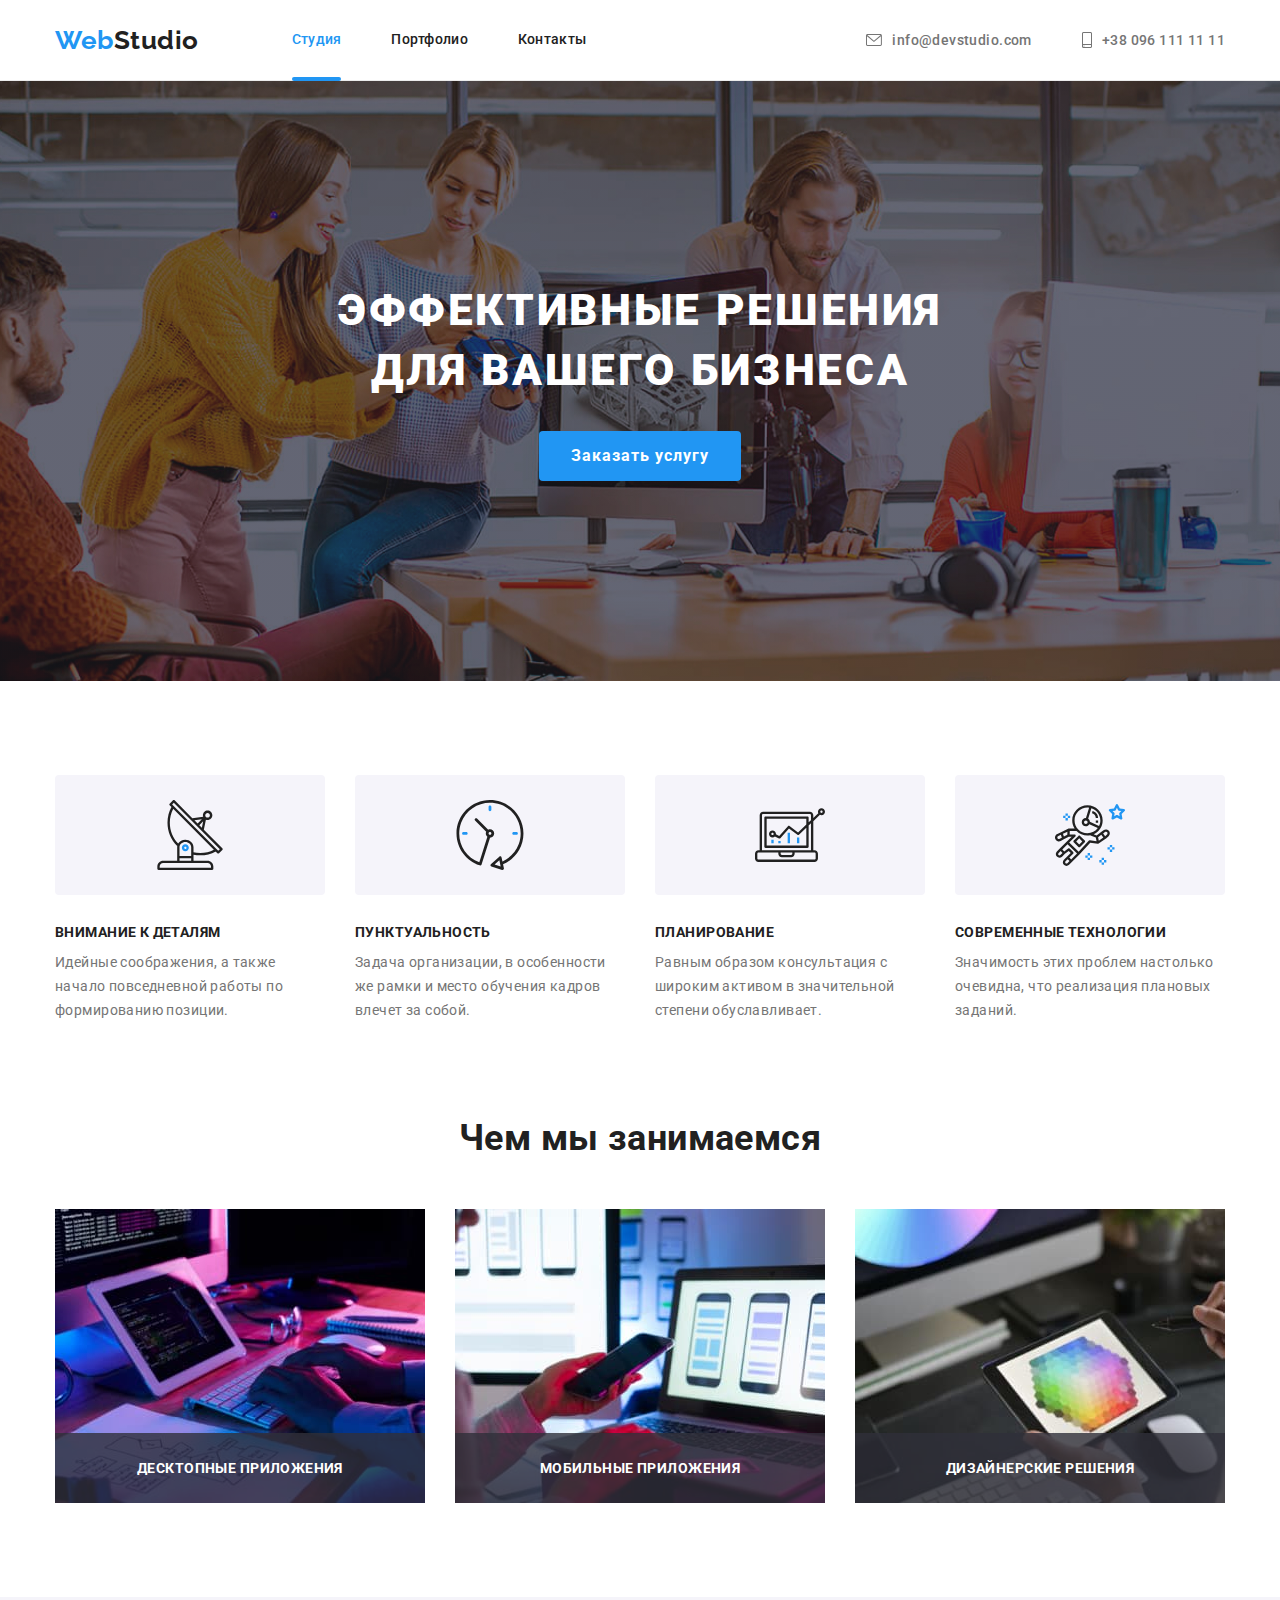
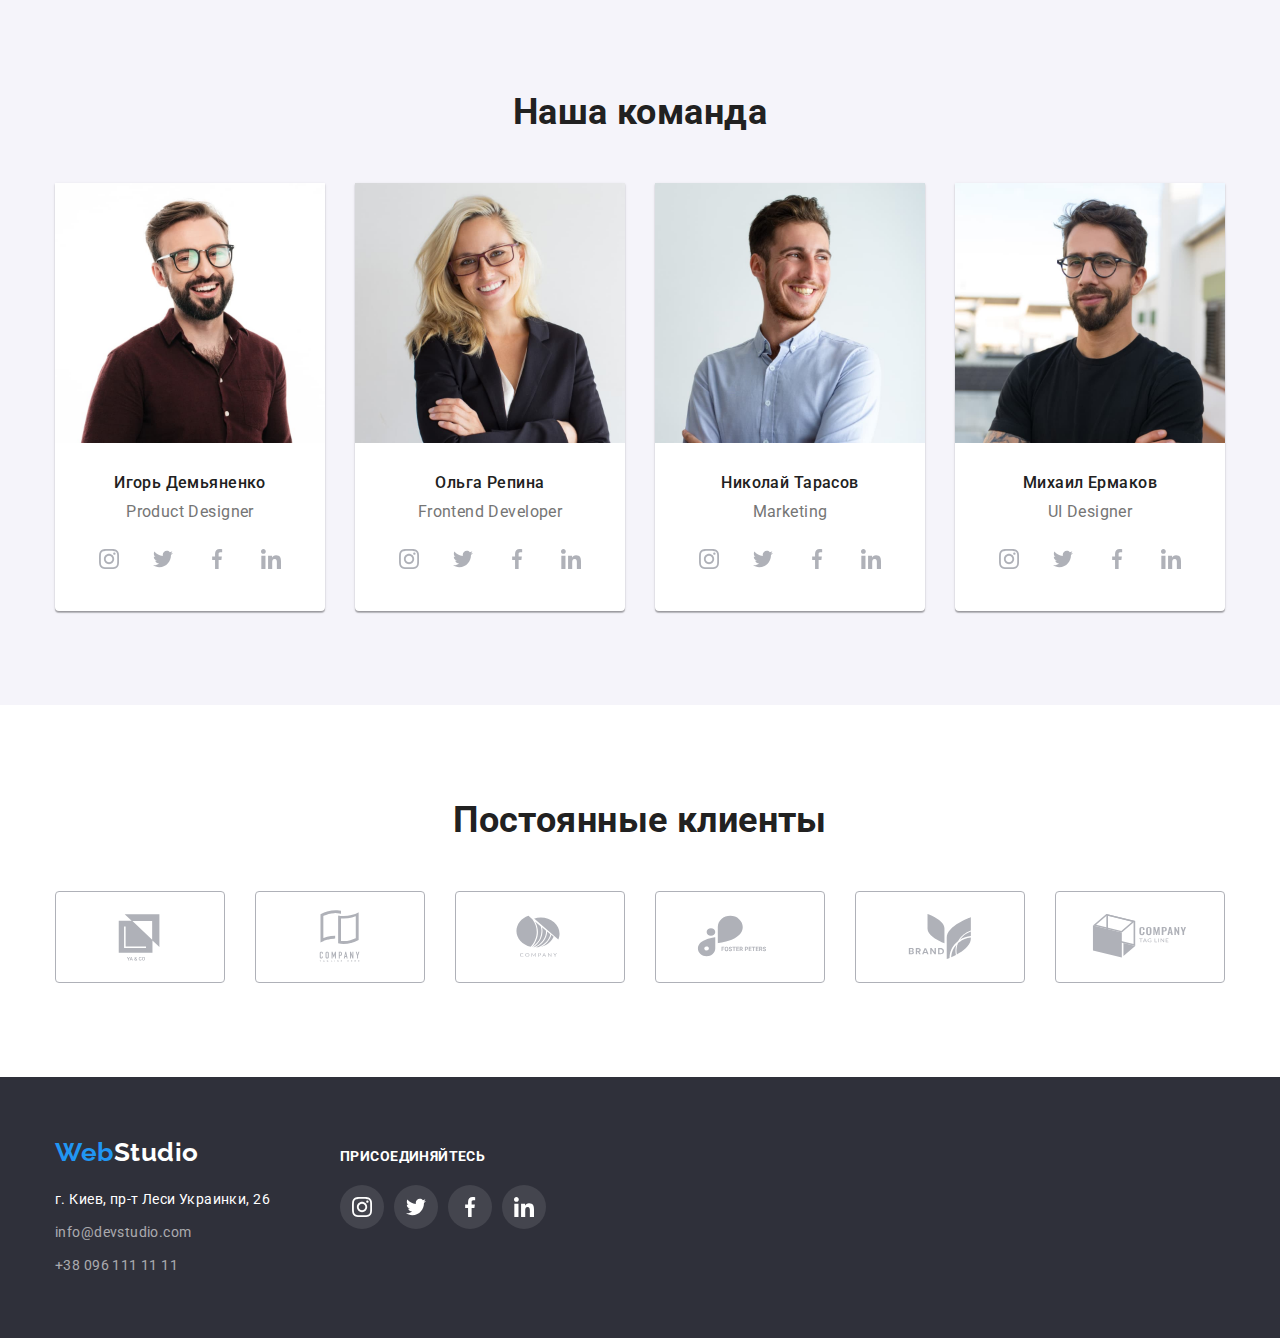
<file: index.html>
<!DOCTYPE html>
<html lang="ru">
  <head>
    <meta charset="UTF-8" />
    <meta http-equiv="X-UA-Compatible" content="IE=edge" />
    <meta name="viewport" content="width=device-width, initial-scale=1.0" />
    <title>Веб-студия - Главная</title>
    <link
      href="https://fonts.googleapis.com/css2?family=Raleway:wght@700&family=Roboto:wght@400;500;700;900&display=swap"
      rel="stylesheet"
    />
    <link
      rel="stylesheet"
      href="https://cdnjs.cloudflare.com/ajax/libs/modern-normalize/1.1.0/modern-normalize.min.css"
    />
    <link rel="stylesheet" href="./css/styles.css"/>
  </head>

  <body>
    <!-- Шапка -->
    <header class="page-header">
      <nav class="container main-nav">
        <a class="logo" href="./index.html" lang="en"
          >Web<span class="logo-web">Studio</span></a
        >
        <ul class="pages-list">
          <li class="item"><a class="link current" href="">Студия</a></li>
          <li class="item">
            <a class="link" href="./portfolio.html">Портфолио</a>
          </li>
          <li class="item"><a class="link" href="">Контакты</a></li>
        </ul>
        <ul class="contact-list">
          <li class="item">
            <a class="link" href="mailto:info@devstudio.com"><svg width="16" height="12" class="link-icon"><use href="./images/icons.svg#icon-envelope"></use></svg>info@devstudio.com</a></li>
          <li class="item">
            <a class="link" href="tel:+380961111111"><svg width="10" height="16" class="link-icon"><use href="./images/icons.svg#icon-smartphone"></use></svg>+38 096 111 11 11</a></li>
        </ul>
      </nav>
    </header>

    <main>
      <!--Герой-->
      <section class="hiro">
        <div class="container">
          <h1 class="hiro-title">
            Эффективные решения для вашего бизнеса
          </h1>
          <button class="hiro-button" type="button" data-modal-open>Заказать услугу</button>
        </div>
      </section>

      <!--Преимущества-->
      <section class="section">
        <div class="container">
          <h2 class="visualy-hidden">Преимущества</h2>
          <ul class="feature-list">
              <li class="element">
                <div class="feature-icon"><svg width="70" height="70"><use href="./images/icons.svg#icon-antenna"></use></svg></div>
                  <h3 class="title">Внимание к деталям</h3>
                  <p class="text">
                    Идейные соображения, а также начало повседневной работы по
                    формированию позиции.
                  </p>
                </li>
                <li class="element">
                  <div class="feature-icon"><svg width="70" height="70"><use href="./images/icons.svg#icon-clock"></use></svg></div>
                  <h3 class="title">Пунктуальность</h3>
                  <p class="text">
                    Задача организации, в особенности же рамки и место обучения
                    кадров влечет за собой.
                  </p>
                </li>
                <li class="element">
                  <div class="feature-icon"><svg width="70" height="70"><use href="./images/icons.svg#icon-diagram"></use></svg></div>
                  <h3 class="title">Планирование</h3>
                  <p class="text">
                    Равным образом консультация с широким активом в значительной
                    степени обуславливает.
                  </p>
                </li>
                <li class="element">
                  <div class="feature-icon"><svg width="70" height="70"><use href="./images/icons.svg#icon-astronaut"></use></svg></div>
                  <h3 class="title">Современные технологии</h3>
                  <p class="text">
                    Значимость этих проблем настолько очевидна, что реализация
                    плановых заданий.
                  </p>
                </li>
            </ul>
        </div>
      </section>

      <!--Услуги-->
      <section class="section no-padding">
        <div class="container">
          <h2 class="section-title">Чем мы занимаемся</h2>
          <ul class="work-list">
            <li class="work-item">
              <img
                class="card-image"
                src="./images/work-list/programer_working_his_desk_office1.jpg"
                alt="Програмер в офисе"
                width="370"
              />
            <p class="description">Десктопные приложения</p> 
            </li>
            <li class="work-item">
              <img
                class="card-image"
                src="./images/work-list/ui_designer_working_mobile_interface2.jpg"
                alt="Юай-дизайнер"
                width="370"
              />
              <p class="description">Мобильные приложения</p>
            </li>
            <li class="work-item">
              <img
                class="card-image"
                src="./images/work-list/web_designer_working_coloure_grafic3.jpg"
                alt="Веб-дизайнер"
              />
              <p class="description">Дизайнерские решения</p>
            </li>
          </ul>
        </div>
      </section>

      <!--Команда-->
      <section class="section-team">
        <div class="container">
          <h2 class="section-title">Наша команда</h2>
          <ul class="team">
            <li class="team-item">
              <img
                class="card-image"
                src="./images/team/igor1.jpg"
                alt="Фото Игоря Демьяненко"
                width="270"/>
              <div class="card-sign">
                <h3 class="title">Игорь Демьяненко</h3>
                <p class="text" lang="en">Product Designer</p>
                <ul class="social-media-list">
                  <li class="social-media-item">
                    <a class="social-media-link" 
                    href="" 
                    target="_blank" 
                    rel="noopener noreferrer" 
                    aria-label="instagram">
                     <svg class="social-media-icon" width="20" height="20"><use href="./images/icons.svg#icon-instagram"></use>
                     </svg>
                    </a>
                  </li>
                  <li class="social-media-item">
                    <a class="social-media-link" 
                    href="" 
                    target="_blank" 
                    rel="noopener noreferrer" 
                    aria-label="twitter">
                     <svg class="social-media-icon" width="20" height="20"><use href="./images/icons.svg#icon-twitter"></use>
                     </svg>
                    </a>
                  </li>
                  <li class="social-media-item">
                    <a class="social-media-link" 
                    href="" 
                    target="_blank" 
                    rel="noopener noreferrer" 
                    aria-label="facebook">
                     <svg class="social-media-icon" width="20" height="20"><use href="./images/icons.svg#icon-facebook"></use>
                     </svg>
                    </a>
                  </li>
                  <li class="social-media-item">
                    <a class="social-media-link" 
                    href="" 
                    target="_blank" 
                    rel="noopener noreferrer" 
                    aria-label="linkedin">
                     <svg class="social-media-icon" width="20" height="20"><use href="./images/icons.svg#icon-linkedin"></use>
                     </svg>
                    </a>
                  </li>
                </ul>
               </div>
            </li>
            <li class="team-item">
              <img
                class="card-image"
                src="./images/team/olga2.jpg"
                alt="Фото Ольги Репиной"
                width="270"
              />
              <div class="card-sign">
                <h3 class="title">Ольга Репина</h3>
                <p class="text" lang="en">Frontend Developer</p>
                <ul class="social-media-list">
                  <li class="social-media-item">
                    <a class="social-media-link" 
                    href="" 
                    target="_blank" 
                    rel="noopener noreferrer" 
                    aria-label="instagram">
                     <svg class="social-media-icon" width="20" height="20"><use href="./images/icons.svg#icon-instagram"></use>
                     </svg>
                    </a>
                  </li>
                  <li class="social-media-item">
                    <a class="social-media-link" 
                    href="" 
                    target="_blank" 
                    rel="noopener noreferrer" 
                    aria-label="twitter">
                     <svg class="social-media-icon" width="20" height="20"><use href="./images/icons.svg#icon-twitter"></use>
                     </svg>
                    </a>
                  </li>
                  <li class="social-media-item">
                    <a class="social-media-link" 
                    href="" 
                    target="_blank" 
                    rel="noopener noreferrer" 
                    aria-label="facebook">
                     <svg class="social-media-icon" width="20" height="20"><use href="./images/icons.svg#icon-facebook"></use>
                     </svg>
                    </a>
                  </li>
                  <li class="social-media-item">
                    <a class="social-media-link" 
                    href="" 
                    target="_blank" 
                    rel="noopener noreferrer" 
                    aria-label="linkedin">
                     <svg class="social-media-icon" width="20" height="20"><use href="./images/icons.svg#icon-linkedin"></use>
                     </svg>
                    </a>
                  </li>
                </ul>           
              </div>
            </li>
            <li class="team-item">
              <img
                class="card-image"
                src="./images/team/nikolay3.jpg"
                alt="Фото Николая Тарасова"
                width="270"
              />
              <div class="card-sign">
                <h3 class="title">Николай Тарасов</h3>
                <p class="text" lang="en">Marketing</p>
                <ul class="social-media-list">
                  <li class="social-media-item">
                    <a class="social-media-link" 
                    href="" 
                    target="_blank" 
                    rel="noopener noreferrer" 
                    aria-label="instagram">
                     <svg class="social-media-icon" width="20" height="20"><use href="./images/icons.svg#icon-instagram"></use>
                     </svg>
                    </a>
                  </li>
                  <li class="social-media-item">
                    <a class="social-media-link" 
                    href="" 
                    target="_blank" 
                    rel="noopener noreferrer" 
                    aria-label="twitter">
                     <svg class="social-media-icon" width="20" height="20"><use href="./images/icons.svg#icon-twitter"></use>
                     </svg>
                    </a>
                  </li>
                  <li class="social-media-item">
                    <a class="social-media-link" 
                    href="" 
                    target="_blank" 
                    rel="noopener noreferrer" 
                    aria-label="facebook">
                     <svg class="social-media-icon" width="20" height="20"><use href="./images/icons.svg#icon-facebook"></use>
                     </svg>
                    </a>
                  </li>
                  <li class="social-media-item">
                    <a class="social-media-link" 
                    href="" 
                    target="_blank" 
                    rel="noopener noreferrer" 
                    aria-label="linkedin">
                     <svg class="social-media-icon" width="20" height="20"><use href="./images/icons.svg#icon-linkedin"></use>
                     </svg>
                    </a>
                  </li>
                </ul>
              </div>
            </li>
            <li class="team-item">
              <img
                class="card-image"
                src="./images/team/mihail4.jpg"
                alt="Фото Михаила Ермакова"
                width="270"
              />
              <div class="card-sign">
                <h3 class="title">Михаил Ермаков</h3>
                <p class="text" lang="en">UI Designer</p>
                <ul class="social-media-list">
                  <li class="social-media-item">
                    <a class="social-media-link" 
                    href="" 
                    target="_blank" 
                    rel="noopener noreferrer" 
                    aria-label="instagram">
                     <svg class="social-media-icon" width="20" height="20"><use href="./images/icons.svg#icon-instagram"></use>
                     </svg>
                    </a>
                  </li>
                  <li class="social-media-item">
                    <a class="social-media-link" 
                    href="" 
                    target="_blank" 
                    rel="noopener noreferrer" 
                    aria-label="twitter">
                     <svg class="social-media-icon" width="20" height="20"><use href="./images/icons.svg#icon-twitter"></use>
                     </svg>
                    </a>
                  </li>
                  <li class="social-media-item">
                    <a class="social-media-link" 
                    href="" 
                    target="_blank" 
                    rel="noopener noreferrer" 
                    aria-label="facebook">
                     <svg class="social-media-icon" width="20" height="20"><use href="./images/icons.svg#icon-facebook"></use>
                     </svg>
                    </a>
                  </li>
                  <li class="social-media-item">
                    <a class="social-media-link" 
                    href="" 
                    target="_blank" 
                    rel="noopener noreferrer" 
                    aria-label="linkedin">
                     <svg class="social-media-icon" width="20" height="20"><use href="./images/icons.svg#icon-linkedin"></use>
                     </svg>
                    </a>
                  </li>
                </ul>
              </div>
            </li>
          </ul>
        </div>
      </section>

       <!--Постоянные клиенты-->
  <section class="section-clients">
  <div class="container">
    <h2 class="section-title">Постоянные клиенты</h2>
    <ul class="client-list">
      <li class="client-logo">
        <a class="client-logo-link">
        <svg class="client-logo-icon" width="106" height="60"><use href="./images/icons.svg#icon-client-1"></use></svg>
        </a>
      </li>
      <li class="client-logo">
        <a class="client-logo-link">
        <svg class="client-logo-icon" width="106" height="60"><use href="./images/icons.svg#icon-client-2"></use></svg>
        </a>
      </li>
      <li class="client-logo">
        <a class="client-logo-link">
        <svg class="client-logo-icon" width="106" height="60"><use href="./images/icons.svg#icon-client-3"></use></svg>
        </a>
      </li>
      <li class="client-logo">
        <a class="client-logo-link">
        <svg class="client-logo-icon" width="106" height="60"><use href="./images/icons.svg#icon-client-4"></use></svg>
        </a>
      </li>
      <li class="client-logo">
        <a class="client-logo-link">
        <svg class="client-logo-icon" width="106" height="60"><use href="./images/icons.svg#icon-client-5"></use></svg>
        </a>
      </li>
      <li class="client-logo">
        <a class="client-logo-link">
        <svg class="client-logo-icon" width="106" height="60"><use href="./images/icons.svg#icon-client-6"></use></svg>
        </a>
      </li>
      </ul>
    </div>
  </section>   
    </main>

    <!--Подвал-->
    <footer class="page-footer">
      <div class="container container-footer">
      <div class="footer-container">
        <a class="logo" href="./index.html" lang="en"
          >Web<span class="logo-web">Studio</span></a>
        <address>
          <ul class="address">
            <li class="item"><p class="text">г. Киев, пр-т Леси Украинки, 26</p></li>
            <li class="item">
              <a class="link" href="mailto:info@devstudio.com"
                >info@devstudio.com</a>
            </li>
            <li class="item">
              <a class="link" href="tel:+380961111111">+38 096 111 11 11</a>
            </li>
          </ul>
        </address>
      </div>
      <div class="social-icons">
        <strong class="title">Присоединяйтесь</strong>
        <ul class="footer-social-media-list">
         <li class="footer-social-media-item">
            <a class="footer-social-media-link" 
            href="" 
            target="_blank" 
            rel="noopener noreferrer" 
            aria-label="instagram">
             <svg class="social-media-icon" width="20" height="20"><use href="./images/icons.svg#icon-instagram"></use>
             </svg>
            </a>
          </li>
          <li class="footer-social-media-item">
            <a class="footer-social-media-link" 
            href="" 
            target="_blank" 
            rel="noopener noreferrer" 
            aria-label="twitter">
             <svg class="social-media-icon" width="20" height="20"><use href="./images/icons.svg#icon-twitter"></use>
             </svg>
            </a>
          </li>
          <li class="footer-social-media-item">
            <a class="footer-social-media-link" 
            href="" 
            target="_blank" 
            rel="noopener noreferrer" 
            aria-label="facebook">
             <svg class="social-media-icon" width="20" height="20"><use href="./images/icons.svg#icon-facebook"></use>
             </svg>
            </a>
          </li>
          <li class="footer-social-media-item">
            <a class="footer-social-media-link" 
            href="" 
            target="_blank" 
            rel="noopener noreferrer" 
            aria-label="linkedin">
             <svg class="social-media-icon" width="20" height="20"><use href="./images/icons.svg#icon-linkedin"></use>
             </svg>
            </a>
          </li>
        </ul>
      </div>
    </div>
    </footer>

    <!-- Модальное окно -->
<div class="backdrop is-hidden" data-modal>
   <div class="modal">
   <button class="modal-close" type="button" data-modal-close>
   <svg width="30" height="30"><use href="./images/icons.svg#icon-close"></use></svg>
  </button>
  </div>
</div>

<script src="./js/modal.js"></script>

</body>
</html>
</file>
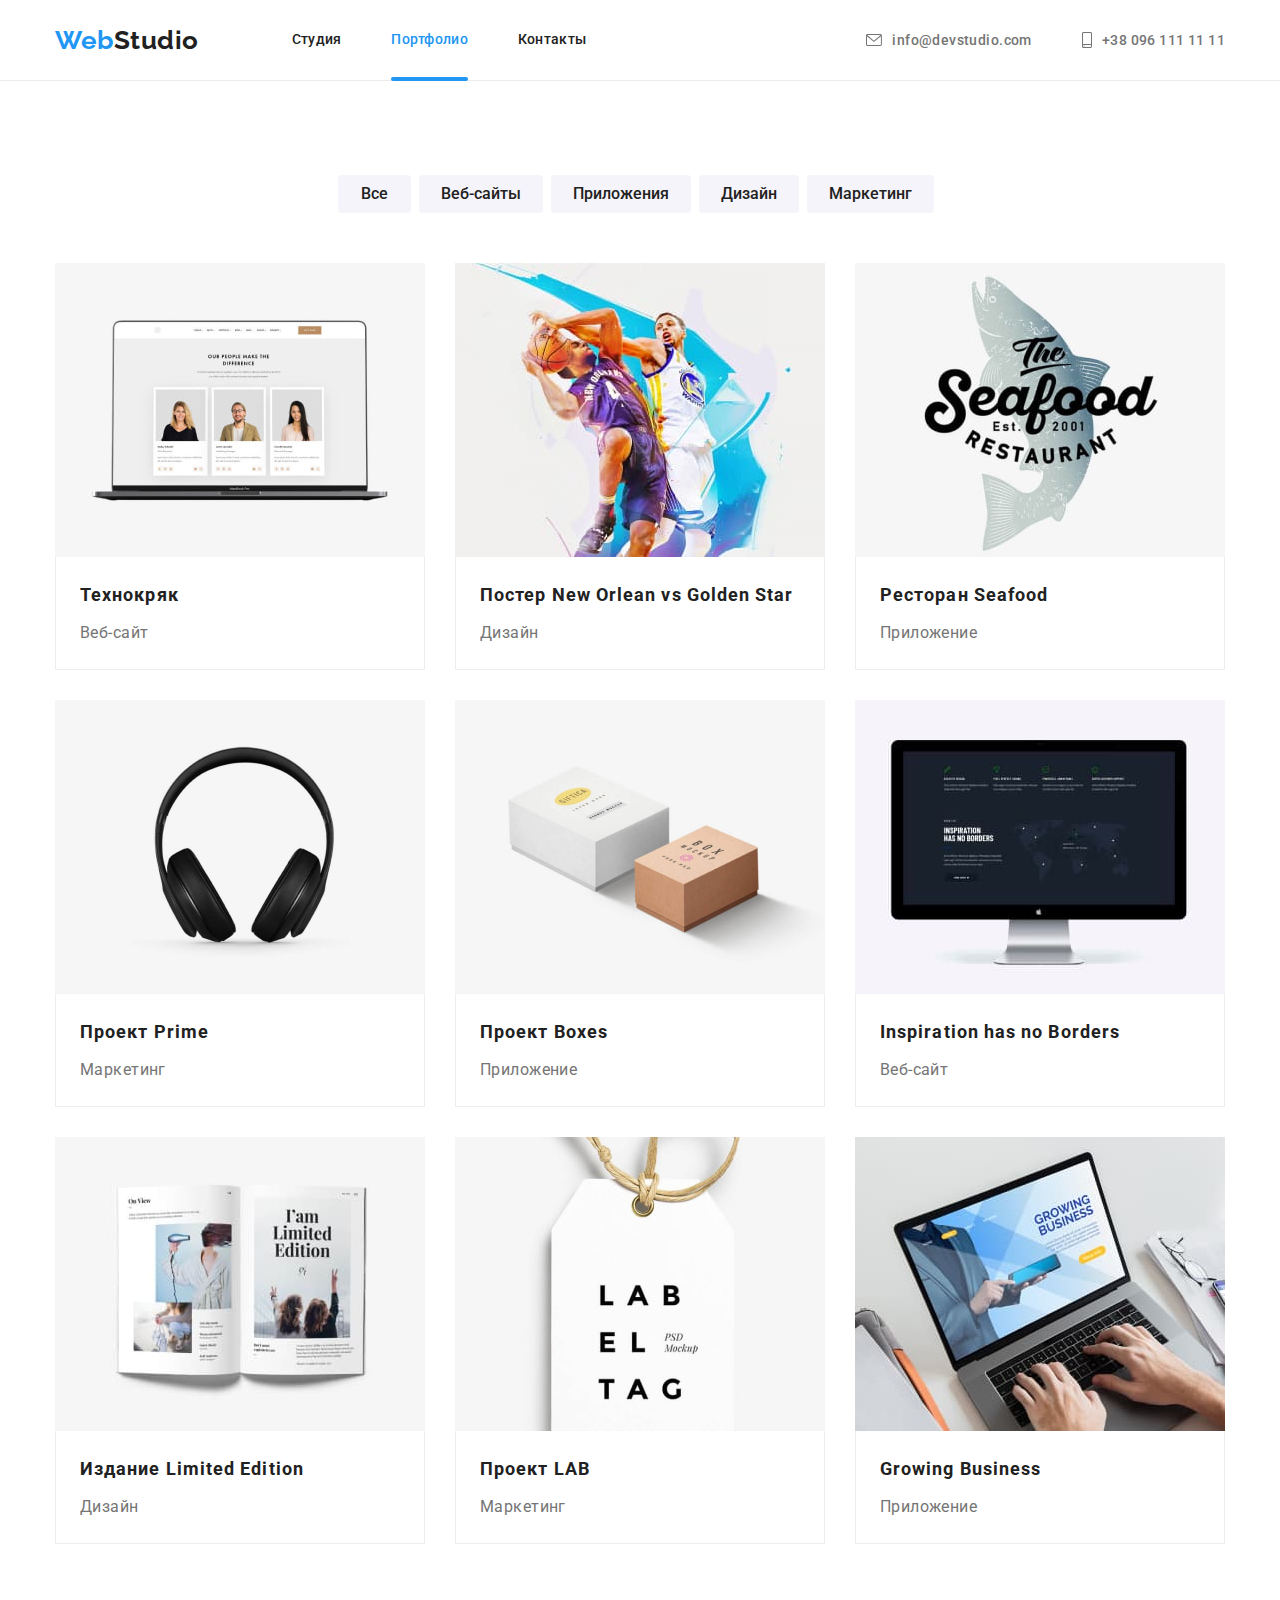
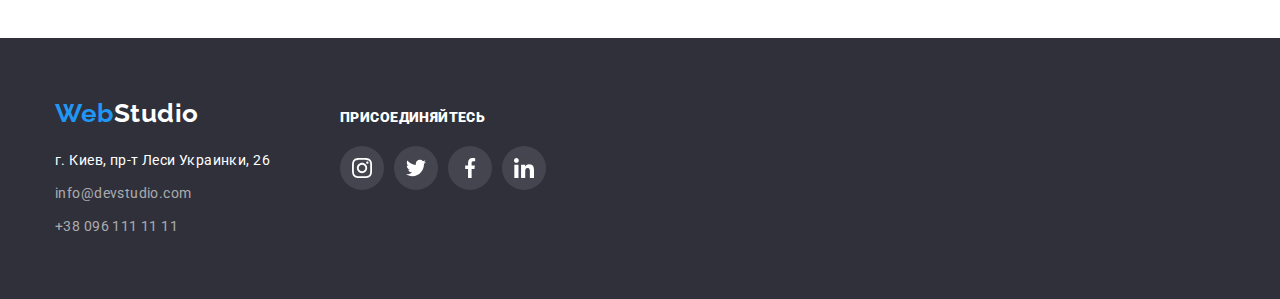
<file: portfolio.html>
<!DOCTYPE html>
<html lang="ru">
  <head>
    <meta charset="UTF-8" />
    <meta http-equiv="X-UA-Compatible" content="IE=edge" />
    <meta name="viewport" content="width=device-width, initial-scale=1.0" />
    <title>Веб-студия - Портфолио</title>
    <link
      href="https://fonts.googleapis.com/css2?family=Raleway:wght@700&family=Roboto:wght@400;500;700;900&display=swap"
      rel="stylesheet"
    />
    <link
      rel="stylesheet"
      href="https://cdnjs.cloudflare.com/ajax/libs/modern-normalize/1.1.0/modern-normalize.min.css"
    />
    <link rel="stylesheet" href="./css/styles.css" />
  </head>

  <body>
    <!-- Шапка -->
    <header class="page-header">
      <nav class="container main-nav">
        <a class="logo" href="./index.html" lang="en"
          >Web<span class="logo-web">Studio</span></a
        >
        <ul class="pages-list">
          <li class="item"><a class="link" href="./index.html">Студия</a></li>
          <li class="item">
            <a class="link current" href="">Портфолио</a>
          </li>
          <li class="item"><a class="link" href="">Контакты</a></li>
        </ul>
        <ul class="contact-list">
          <li class="item">
            <a class="link" href="mailto:info@devstudio.com"><svg width="16" height="12" class="link-icon"><use href="./images/icons.svg#icon-envelope"></use></svg>info@devstudio.com</a></li>
          <li class="item">
            <a class="link" href="tel:+380961111111"><svg width="10" height="16" class="link-icon"><use href="./images/icons.svg#icon-smartphone"></use></svg>+38 096 111 11 11</a></li>
        </ul>
      </nav>
    </header>

    <main>
      <!--Наши услуги-->
      <section class="section-works">
       <div class="container">
        <h1 class="visualy-hidden">Наши услуги</h1>
        <ul class="button">
            <li><button class="item" type="button">Все</button></li>
            <li><button class="item" type="button">Веб-сайты</button></li>
            <li><button class="item" type="button">Приложения</button></li>
            <li><button class="item" type="button">Дизайн</button></li>
            <li><button class="item" type="button">Маркетинг</button></li>
          </ul>
          <ul class="work-cards">
            <li class="card">
             <div class="card-item"><a class="card-link" href=""> 
              <div class="work-cards-overlay">
                 <img class="card-image" src="./images/work-cards/tehnokryak.jpg" alt="Три фото членов команды" width="370"/>
                 <p class="overlay-text">Ресурс предлагает комплексные предложения с разным уровнем функционала и сервисов. Все это позволит посетителю получить исчерпывающие сведения о компании или частном лице.</p> 
              </div>   
              <div class="card-sign">
                 <h2 class="title">Технокряк</h2>
                 <p class="text">Веб-сайт</p></a>
              </div>
            </div>
            </li>
           <li class="card">
            <div class="card-item"><a class="card-link" href="">
              <div class="work-cards-overlay">
                 <img class="card-image" src="./images/work-cards/poster-new-orlean.jpg" alt="Два баскетболиста" width="370"/>
                 <p class="overlay-text">Ресурс предлагает комплексные предложения с разным уровнем функционала и сервисов. Все это позволит посетителю получить исчерпывающие сведения о компании или частном лице.</p> 
              </div>
              <div class="card-sign">
                 <h2 class="title">Постер <span lang="en">New Orlean vs Golden Star</span></h2>
                 <p class="text">Дизайн</p></a>
              </div>
            </div>
            </li>
            <li class="card">
              <div class="card-item"><a class="card-link" href="">
               <div class="work-cards-overlay">  
                 <img class="card-image" src="./images/work-cards/restaurant-seafood.jpg" alt="Логотип ресторана Seafood" width="370"/>
                 <p class="overlay-text">Ресурс предлагает комплексные предложения с разным уровнем функционала и сервисов. Все это позволит посетителю получить исчерпывающие сведения о компании или частном лице.</p>
               </div>
               <div class="card-sign">
                 <h2 class="title">Ресторан <span lang="en">Seafood</span></h2>
                 <p class="text">Приложение</p></a>
              </div>
            </div>
            </li>
          <li class="card">
            <div class="card-item"><a class="card-link" href="">
               <div class="work-cards-overlay">
                 <img class="card-image" src="./images/work-cards/project-prime.jpg" alt="Наушники" width="370"/>
                 <p class="overlay-text">Ресурс предлагает комплексные предложения с разным уровнем функционала и сервисов. Все это позволит посетителю получить исчерпывающие сведения о компании или частном лице.</p>
               </div>
                <div class="card-sign">
                <h2 class="title">Проект <span lang="en">Prime</span></h2>
                <p class="text">Маркетинг</p></a>
              </div>
            </div>
            </li>
          <li class="card">
            <div class="card-item"><a class="card-link" href="">
              <div class="work-cards-overlay">
                 <img class="card-image" src="./images/work-cards/project-boxes.jpg" alt="Две коробки" width="370"/>
                 <p class="overlay-text">Ресурс предлагает комплексные предложения с разным уровнем функционала и сервисов. Все это позволит посетителю получить исчерпывающие сведения о компании или частном лице.</p>
              </div>
              <div class="card-sign">
                 <h2 class="title">Проект <span lang="en">Boxes</span></h2>
                 <p class="text">Приложение</p></a>
              </div>
            </div>
            </li>
            <li class="card">
              <div class="card-item"><a class="card-link" href="">
                <div class="work-cards-overlay">
                 <img class="card-image" src="./images/work-cards/inspiration.jpg" alt="Заголовок на темном фоне" width="370"/>
                 <p class="overlay-text">Ресурс предлагает комплексные предложения с разным уровнем функционала и сервисов. Все это позволит посетителю получить исчерпывающие сведения о компании или частном лице.</p>
                </div>
                <div class="card-sign">
                 <h2 class="title" lang="en">Inspiration has no Borders</h2>
                 <p class="text">Веб-сайт</p></a>
                </div>
              </div>
            </li>
            <li class="card">
              <div class="card-item"><a class="card-link" href="">
                <div class="work-cards-overlay">
                 <img class="card-image" src="./images/work-cards/limited-edition.jpg" alt="Разворот журнала" width="370"/>
                 <p class="overlay-text">Ресурс предлагает комплексные предложения с разным уровнем функционала и сервисов. Все это позволит посетителю получить исчерпывающие сведения о компании или частном лице.</p>
                </div> 
                <div class="card-sign"> 
                 <h2 class="title">Издание <span lang="en">Limited Edition</span></h2>
                 <p class="text">Дизайн</p></a>
              </div> 
            </div>
            </li>
            <li class="card">
              <div class="card-item"><a class="card-link" href="">
                <div class="work-cards-overlay">
                 <img class="card-image" src="./images/work-cards/project-lab.jpg" alt="Этикетка Lab el Tag" width="370"/>
                 <p class="overlay-text">Ресурс предлагает комплексные предложения с разным уровнем функционала и сервисов. Все это позволит посетителю получить исчерпывающие сведения о компании или частном лице.</p>
              </div>
              <div class="card-sign"> 
                 <h2 class="title">Проект <span lang="en">LAB</span></h2>
                 <p class="text">Маркетинг</p></a>
              </div> 
            </div>
            </li>
            <li class="card">
              <div class="card-item"><a class="card-link" href="">
                <div class="work-cards-overlay">
                 <img class="card-image" src="./images/work-cards/growing-bisiness.jpg" alt="Руки на клавиатуре ноутбука" width="370"/>
                 <p class="overlay-text">Ресурс предлагает комплексные предложения с разным уровнем функционала и сервисов. Все это позволит посетителю получить исчерпывающие сведения о компании или частном лице.</p>
                </div>
              <div class="card-sign"> 
                 <h2 class="title" lang="en">Growing Business</h2>
                 <p class="text">Приложение</p></a>
                </div>
              </div> 
            </li>
           </ul>
        </div>
      </section>
    </main>

    <!--Подвал-->
    <footer class="page-footer">
      <div class="container container-footer">
      <div class="footer-container">
        <a class="logo" href="./index.html" lang="en"
          >Web<span class="logo-web">Studio</span></a>
        <address>
          <ul class="address">
            <li class="item"><p class="text">г. Киев, пр-т Леси Украинки, 26</p></li>
            <li class="item">
              <a class="link" href="mailto:info@devstudio.com"
                >info@devstudio.com</a>
            </li>
            <li class="item">
              <a class="link" href="tel:+380961111111">+38 096 111 11 11</a>
            </li>
          </ul>
        </address>
      </div>

      <div class="social-icons">
        <h3 class="title"><strong>Присоединяйтесь</strong></h3>
        <ul class="footer-social-media-list">
         <li class="footer-social-media-item">
            <a class="footer-social-media-link" 
            href="" 
            target="_blank" 
            rel="noopener noreferrer" 
            aria-label="instagram">
             <svg class="social-media-icon" width="20" height="20"><use href="./images/icons.svg#icon-instagram"></use>
             </svg>
            </a>
          </li>
          <li class="footer-social-media-item">
            <a class="footer-social-media-link" 
            href="" 
            target="_blank" 
            rel="noopener noreferrer" 
            aria-label="twitter">
             <svg class="social-media-icon" width="20" height="20"><use href="./images/icons.svg#icon-twitter"></use>
             </svg>
            </a>
          </li>
          <li class="footer-social-media-item">
            <a class="footer-social-media-link" 
            href="" 
            target="_blank" 
            rel="noopener noreferrer" 
            aria-label="facebook">
             <svg class="social-media-icon" width="20" height="20"><use href="./images/icons.svg#icon-facebook"></use>
             </svg>
            </a>
          </li>
          <li class="footer-social-media-item">
            <a class="footer-social-media-link" 
            href="" 
            target="_blank" 
            rel="noopener noreferrer" 
            aria-label="linkedin">
             <svg class="social-media-icon" width="20" height="20"><use href="./images/icons.svg#icon-linkedin"></use>
             </svg>
            </a>
          </li>
        </ul>
      </div>
    </div>
    </footer>
  </body>
</html>
</file>
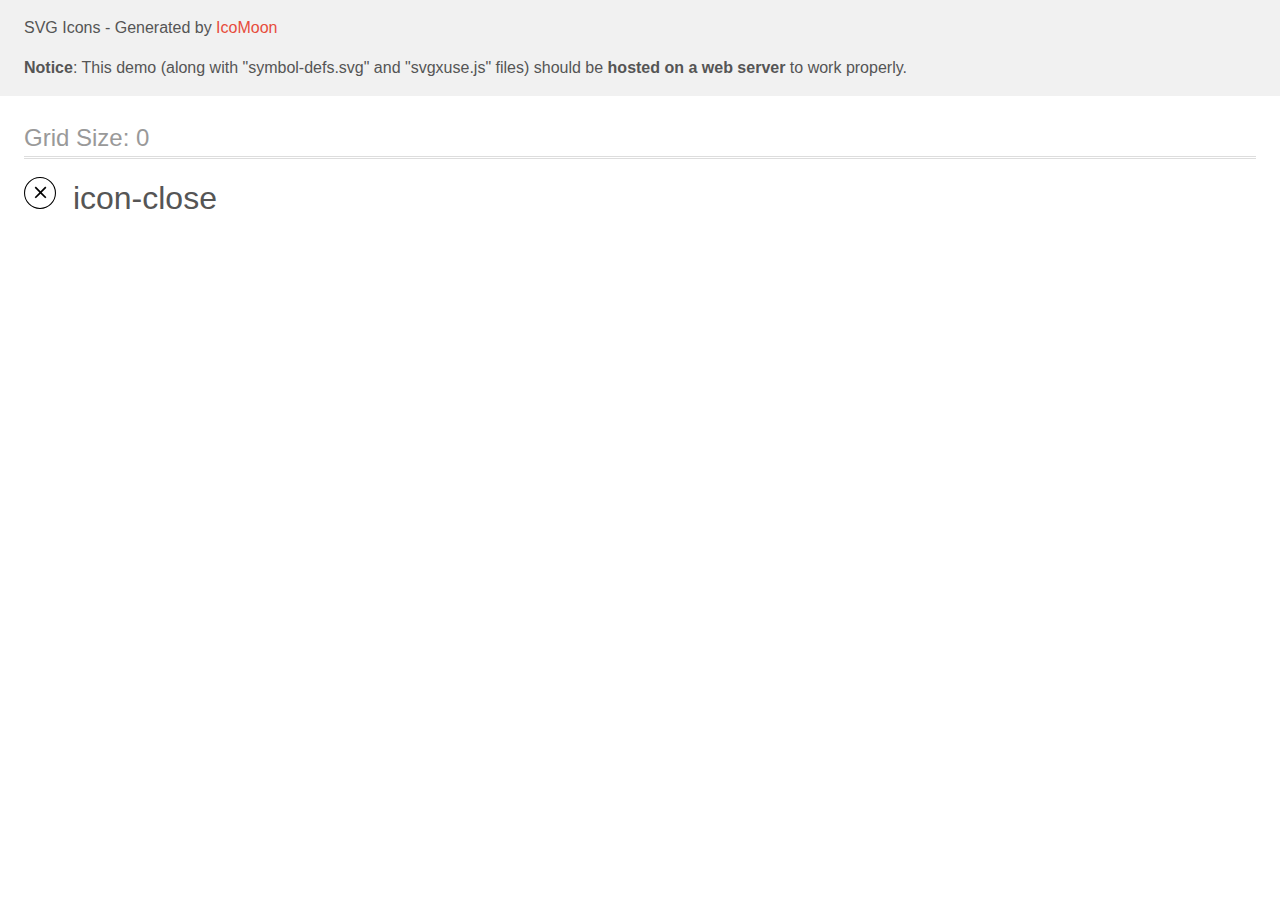
<file: images/icons/icomoon (1)/demo-external-svg.html>
<!doctype html>
<html>
<head>
    <title>IcoMoon - SVG Icons</title>
    <meta charset="utf-8">
    <meta name="viewport" content="width=device-width, initial-scale=1">
    <link rel="stylesheet" href="demo-files/demo.css">
    <link rel="stylesheet" href="style.css">
</head>
<body>
<header class="bgc1 clearfix">
<div class="mhl">
    <p>SVG Icons - Generated by <a href="https://icomoon.io/app">IcoMoon</a></p><p><strong>Notice</strong>: This demo (along with "symbol-defs.svg" and "svgxuse.js" files) should be <b>hosted on a web server</b> to work properly.</p>
</div>
</header>
    <div class="clearfix mhl ptl">
        <h1 class="mvm mtn fgc1">Grid Size: 0</h1>
        <div class="glyph fs1">
            <div class="clearfix pbs">
                <svg class="icon icon-close"><use xlink:href="symbol-defs.svg#icon-close"></use></svg><span class="name"> icon-close</span>
            </div>
        </div>
  </div>
<script defer src="svgxuse.js"></script>
</body>
</html>
</file>
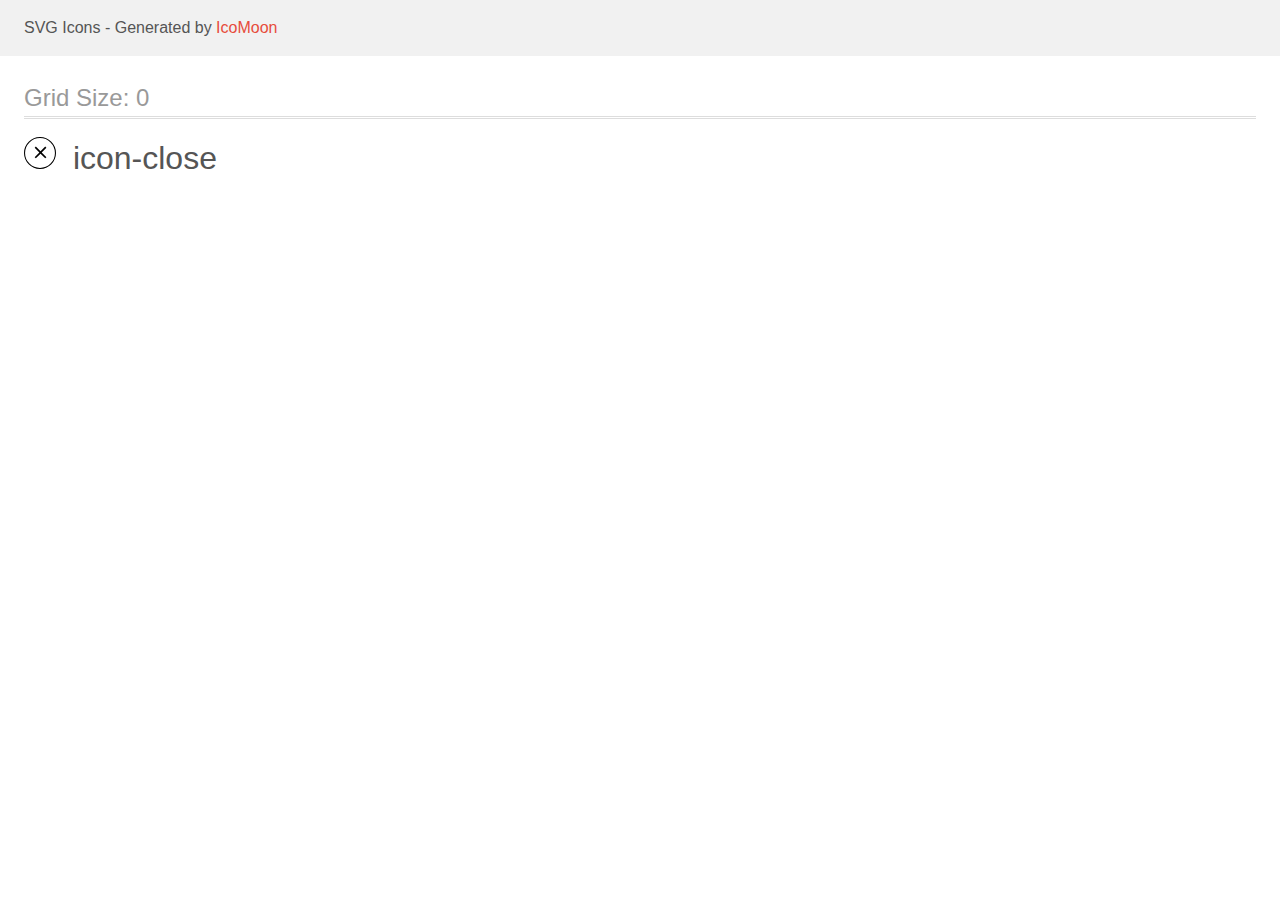
<file: images/icons/icomoon (1)/demo.html>
<!doctype html>
<html>
<head>
    <title>IcoMoon - SVG Icons</title>
    <meta charset="utf-8">
    <meta name="viewport" content="width=device-width, initial-scale=1">
    <link rel="stylesheet" href="demo-files/demo.css">
    <link rel="stylesheet" href="style.css">
</head>
<body>
<svg aria-hidden="true" style="position: absolute; width: 0; height: 0; overflow: hidden;" version="1.1" xmlns="http://www.w3.org/2000/svg" xmlns:xlink="http://www.w3.org/1999/xlink">
<defs>
<symbol id="icon-close" viewBox="0 0 32 32">
<path fill="#fff" style="fill: var(--color1, #fff)" d="M32 16c0 8.837-7.163 16-16 16s-16-7.163-16-16c0-8.837 7.163-16 16-16s16 7.163 16 16z"></path>
<path fill="none" stroke="#000" style="stroke: var(--color2, #000)" stroke-linejoin="miter" stroke-linecap="butt" stroke-miterlimit="4" stroke-width="1.0667" d="M31.467 16c0 8.542-6.925 15.467-15.467 15.467s-15.467-6.925-15.467-15.467c0-8.542 6.925-15.467 15.467-15.467s15.467 6.925 15.467 15.467z"></path>
<path fill="#000" style="fill: var(--color2, #000)" d="M22.4 10.782l-1.182-1.182-4.685 4.685-4.685-4.685-1.182 1.182 4.685 4.685-4.685 4.685 1.182 1.182 4.685-4.685 4.685 4.685 1.182-1.182-4.685-4.685 4.685-4.685z"></path>
</symbol>
</defs>
</svg>

<header class="bgc1 clearfix">
<div class="mhl">
    <p>SVG Icons - Generated by <a href="https://icomoon.io/app">IcoMoon</a></p>
</div>
</header>
    <div class="clearfix mhl ptl">
        <h1 class="mvm mtn fgc1">Grid Size: 0</h1>
        <div class="glyph fs1">
            <div class="clearfix pbs">
                <svg class="icon icon-close"><use xlink:href="#icon-close"></use></svg><span class="name"> icon-close</span>
            </div>
        </div>
  </div>
<script defer src="svgxuse.js"></script>
</body>
</html>
</file>
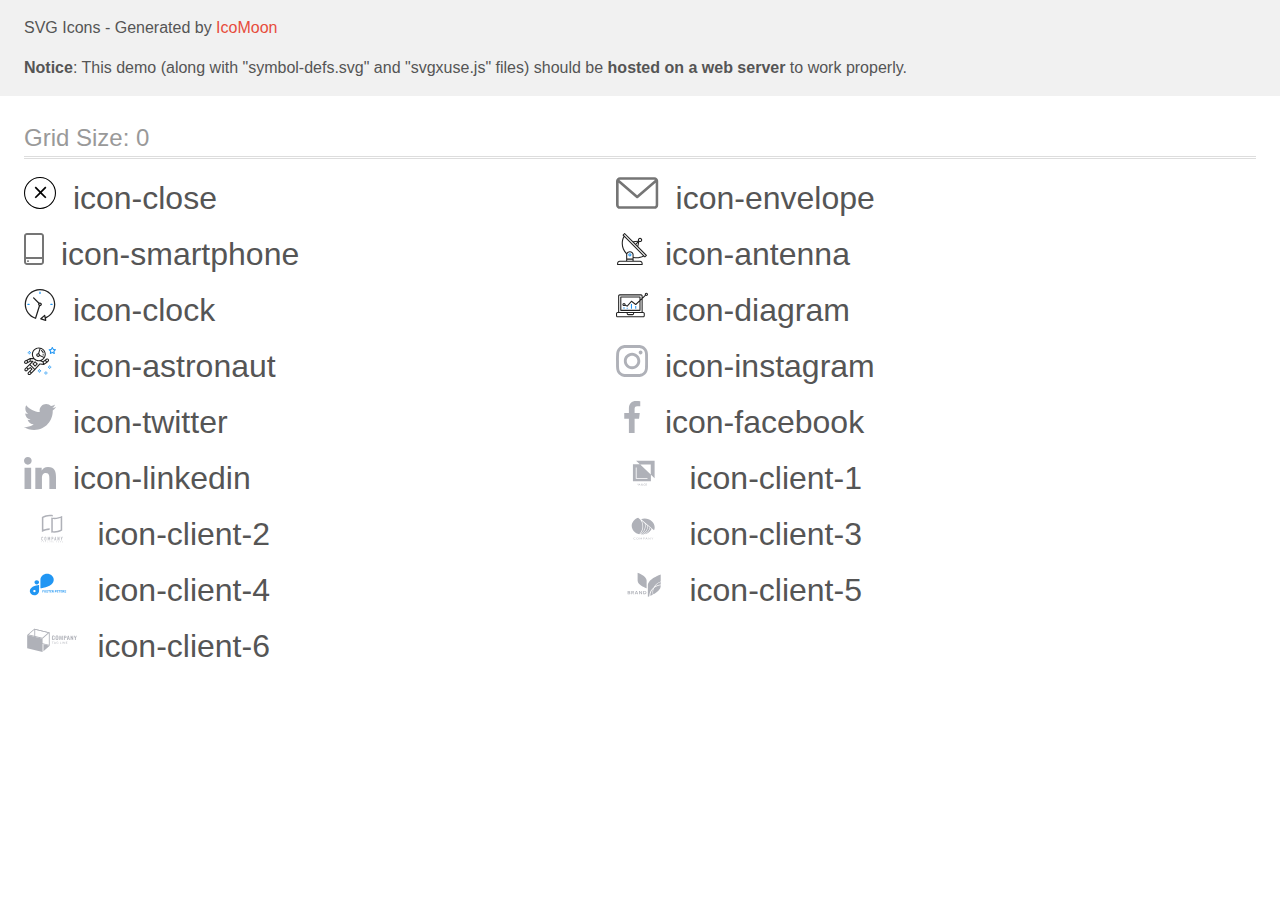
<file: images/icons/icomoon (2)/demo-external-svg.html>
<!doctype html>
<html>
<head>
    <title>IcoMoon - SVG Icons</title>
    <meta charset="utf-8">
    <meta name="viewport" content="width=device-width, initial-scale=1">
    <link rel="stylesheet" href="demo-files/demo.css">
    <link rel="stylesheet" href="style.css">
</head>
<body>
<header class="bgc1 clearfix">
<div class="mhl">
    <p>SVG Icons - Generated by <a href="https://icomoon.io/app">IcoMoon</a></p><p><strong>Notice</strong>: This demo (along with "symbol-defs.svg" and "svgxuse.js" files) should be <b>hosted on a web server</b> to work properly.</p>
</div>
</header>
    <div class="clearfix mhl ptl">
        <h1 class="mvm mtn fgc1">Grid Size: 0</h1>
        <div class="glyph fs1">
            <div class="clearfix pbs">
                <svg class="icon icon-close"><use xlink:href="symbol-defs.svg#icon-close"></use></svg><span class="name"> icon-close</span>
            </div>
        </div>
        <div class="glyph fs1">
            <div class="clearfix pbs">
                <svg class="icon icon-envelope"><use xlink:href="symbol-defs.svg#icon-envelope"></use></svg><span class="name"> icon-envelope</span>
            </div>
        </div>
        <div class="glyph fs1">
            <div class="clearfix pbs">
                <svg class="icon icon-smartphone"><use xlink:href="symbol-defs.svg#icon-smartphone"></use></svg><span class="name"> icon-smartphone</span>
            </div>
        </div>
        <div class="glyph fs1">
            <div class="clearfix pbs">
                <svg class="icon icon-antenna"><use xlink:href="symbol-defs.svg#icon-antenna"></use></svg><span class="name"> icon-antenna</span>
            </div>
        </div>
        <div class="glyph fs1">
            <div class="clearfix pbs">
                <svg class="icon icon-clock"><use xlink:href="symbol-defs.svg#icon-clock"></use></svg><span class="name"> icon-clock</span>
            </div>
        </div>
        <div class="glyph fs1">
            <div class="clearfix pbs">
                <svg class="icon icon-diagram"><use xlink:href="symbol-defs.svg#icon-diagram"></use></svg><span class="name"> icon-diagram</span>
            </div>
        </div>
        <div class="glyph fs1">
            <div class="clearfix pbs">
                <svg class="icon icon-astronaut"><use xlink:href="symbol-defs.svg#icon-astronaut"></use></svg><span class="name"> icon-astronaut</span>
            </div>
        </div>
        <div class="glyph fs1">
            <div class="clearfix pbs">
                <svg class="icon icon-instagram"><use xlink:href="symbol-defs.svg#icon-instagram"></use></svg><span class="name"> icon-instagram</span>
            </div>
        </div>
        <div class="glyph fs1">
            <div class="clearfix pbs">
                <svg class="icon icon-twitter"><use xlink:href="symbol-defs.svg#icon-twitter"></use></svg><span class="name"> icon-twitter</span>
            </div>
        </div>
        <div class="glyph fs1">
            <div class="clearfix pbs">
                <svg class="icon icon-facebook"><use xlink:href="symbol-defs.svg#icon-facebook"></use></svg><span class="name"> icon-facebook</span>
            </div>
        </div>
        <div class="glyph fs1">
            <div class="clearfix pbs">
                <svg class="icon icon-linkedin"><use xlink:href="symbol-defs.svg#icon-linkedin"></use></svg><span class="name"> icon-linkedin</span>
            </div>
        </div>
        <div class="glyph fs1">
            <div class="clearfix pbs">
                <svg class="icon icon-client-1"><use xlink:href="symbol-defs.svg#icon-client-1"></use></svg><span class="name"> icon-client-1</span>
            </div>
        </div>
        <div class="glyph fs1">
            <div class="clearfix pbs">
                <svg class="icon icon-client-2"><use xlink:href="symbol-defs.svg#icon-client-2"></use></svg><span class="name"> icon-client-2</span>
            </div>
        </div>
        <div class="glyph fs1">
            <div class="clearfix pbs">
                <svg class="icon icon-client-3"><use xlink:href="symbol-defs.svg#icon-client-3"></use></svg><span class="name"> icon-client-3</span>
            </div>
        </div>
        <div class="glyph fs1">
            <div class="clearfix pbs">
                <svg class="icon icon-client-4"><use xlink:href="symbol-defs.svg#icon-client-4"></use></svg><span class="name"> icon-client-4</span>
            </div>
        </div>
        <div class="glyph fs1">
            <div class="clearfix pbs">
                <svg class="icon icon-client-5"><use xlink:href="symbol-defs.svg#icon-client-5"></use></svg><span class="name"> icon-client-5</span>
            </div>
        </div>
        <div class="glyph fs1">
            <div class="clearfix pbs">
                <svg class="icon icon-client-6"><use xlink:href="symbol-defs.svg#icon-client-6"></use></svg><span class="name"> icon-client-6</span>
            </div>
        </div>
  </div>
<script defer src="svgxuse.js"></script>
</body>
</html>
</file>
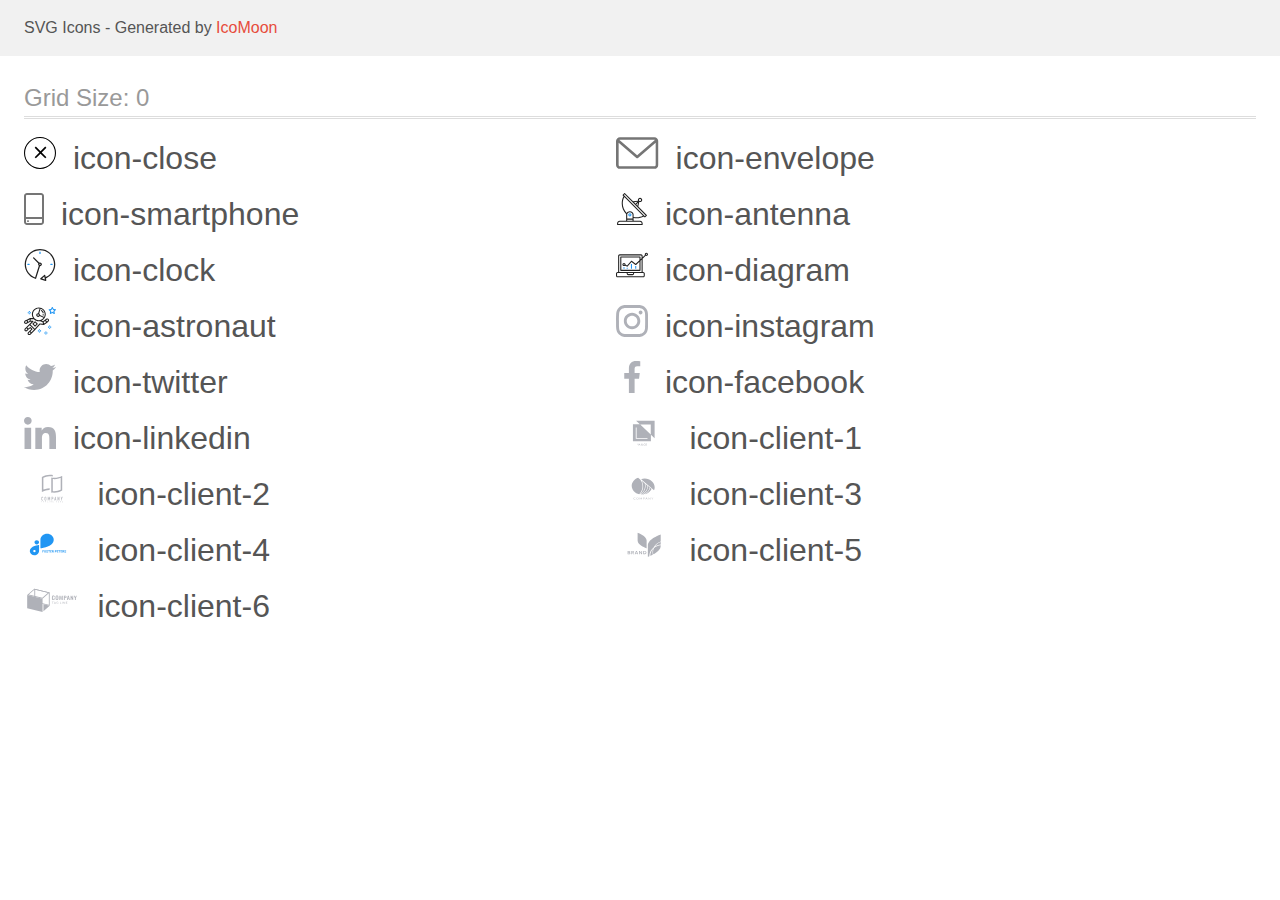
<file: images/icons/icomoon (2)/demo.html>
<!doctype html>
<html>
<head>
    <title>IcoMoon - SVG Icons</title>
    <meta charset="utf-8">
    <meta name="viewport" content="width=device-width, initial-scale=1">
    <link rel="stylesheet" href="demo-files/demo.css">
    <link rel="stylesheet" href="style.css">
</head>
<body>
<svg aria-hidden="true" style="position: absolute; width: 0; height: 0; overflow: hidden;" version="1.1" xmlns="http://www.w3.org/2000/svg" xmlns:xlink="http://www.w3.org/1999/xlink">
<defs>
<symbol id="icon-close" viewBox="0 0 32 32">
<path fill="#fff" style="fill: var(--color1, #fff)" d="M32 16c0 8.837-7.163 16-16 16s-16-7.163-16-16c0-8.837 7.163-16 16-16s16 7.163 16 16z"></path>
<path fill="none" stroke="#000" style="stroke: var(--color2, #000)" stroke-linejoin="miter" stroke-linecap="butt" stroke-miterlimit="4" stroke-width="1.0667" d="M31.467 16c0 8.542-6.925 15.467-15.467 15.467s-15.467-6.925-15.467-15.467c0-8.542 6.925-15.467 15.467-15.467s15.467 6.925 15.467 15.467z"></path>
<path fill="#000" style="fill: var(--color2, #000)" d="M22.4 10.782l-1.182-1.182-4.685 4.685-4.685-4.685-1.182 1.182 4.685 4.685-4.685 4.685 1.182 1.182 4.685-4.685 4.685 4.685 1.182-1.182-4.685-4.685 4.685-4.685z"></path>
</symbol>
<symbol id="icon-envelope" viewBox="0 0 43 32">
<path fill="#757575" style="fill: var(--color3, #757575)" d="M38.667 0h-34.667c-2.205 0-4 1.795-4 4v24c0 2.205 1.795 4 4 4h34.667c2.205 0 4-1.795 4-4v-24c0-2.205-1.795-4-4-4zM38.667 2.667c0.181 0 0.355 0.037 0.512 0.104l-17.845 15.467-17.845-15.467c0.151-0.065 0.327-0.104 0.512-0.104h34.667zM38.667 29.333h-34.667c-0.736 0-1.333-0.597-1.333-1.333v0-22.413l17.792 15.421c0.233 0.203 0.539 0.327 0.875 0.327s0.642-0.124 0.876-0.328l-0.002 0.001 17.792-15.421v22.413c0 0.736-0.597 1.333-1.333 1.333v0z"></path>
</symbol>
<symbol id="icon-smartphone" viewBox="0 0 20 32">
<path fill="#757575" style="fill: var(--color3, #757575)" d="M17 0h-14c-1.654 0-3 1.346-3 3v26c0 1.654 1.346 3 3 3h14c1.654 0 3-1.346 3-3v-26c0-1.654-1.346-3-3-3zM3 2h14c0.552 0 1 0.448 1 1v0 21h-16v-21c0-0.552 0.448-1 1-1v0zM17 30h-14c-0.552 0-1-0.448-1-1v0-3h16v3c0 0.552-0.448 1-1 1v0z"></path>
<path fill="#757575" style="fill: var(--color3, #757575)" d="M4.708 27.478c0.18 0.163 0.293 0.399 0.293 0.66s-0.113 0.497-0.292 0.659l-0.001 0.001c-0.186 0.17-0.435 0.275-0.708 0.275s-0.522-0.104-0.709-0.275l0.001 0.001c-0.18-0.163-0.293-0.399-0.293-0.66s0.113-0.497 0.292-0.659l0.001-0.001c0.186-0.17 0.435-0.275 0.708-0.275s0.522 0.104 0.709 0.275l-0.001-0.001z"></path>
</symbol>
<symbol id="icon-antenna" viewBox="0 0 32 32">
<path fill="#212121" style="fill: var(--color4, #212121)" d="M30.773 22.098l-8.443-8.505 0.937-4.616c0.225 0.090 0.485 0.144 0.758 0.146h0.007c0.008 0 0.017 0 0.026 0 1.192 0 2.159-0.967 2.159-2.159s-0.967-2.159-2.159-2.159c-1.192 0-2.159 0.967-2.159 2.159 0 0.259 0.046 0.508 0.13 0.739l-0.005-0.015-4.96 0.606-8.091-8.133c-0.096-0.098-0.229-0.159-0.376-0.16h-0c-0.14 0.001-0.274 0.057-0.373 0.155l-1.512 1.504c-0.096 0.097-0.156 0.23-0.156 0.377s0.060 0.281 0.156 0.377v0l0.814 0.825c-1.143 2.062-1.816 4.522-1.816 7.139 0 4.106 1.656 7.824 4.336 10.525l-0.001-0.001c0.043 0.041 0.092 0.074 0.146 0.097-0.032 0.164-0.051 0.353-0.052 0.546v6.188h-6.4c-1.472 0.001-2.666 1.194-2.667 2.666v1.067c0 0.295 0.239 0.534 0.534 0.534h24.534c0.294 0 0.533-0.239 0.533-0.534v-1.067c-0.002-1.472-1.195-2.665-2.666-2.666h-6.4v-2.742c1.003 0.21 2.024 0.317 3.049 0.32 2.58-0.003 5.005-0.663 7.117-1.822l-0.077 0.039 0.818 0.823c0.099 0.101 0.235 0.159 0.376 0.16 0.14-0.001 0.274-0.057 0.373-0.155l1.512-1.504c0.096-0.097 0.156-0.23 0.156-0.377s-0.060-0.281-0.156-0.377v0zM23.28 6.233c0.193-0.192 0.459-0.31 0.752-0.31 0.589 0 1.067 0.478 1.067 1.066s-0.477 1.066-1.067 1.066c-0 0-0 0-0 0h-0.004c-0.587-0.003-1.061-0.479-1.061-1.066 0-0.295 0.12-0.563 0.314-0.756l0-0h-0.002zM22.024 9.737l-0.598 2.946-1.175-1.183 1.774-1.763zM21.419 8.835l-1.92 1.909-1.486-1.493 3.406-0.416zM24.004 28.8c0.884 0 1.6 0.716 1.6 1.6v0 0.534h-23.466v-0.534c0-0.884 0.716-1.6 1.6-1.6v0h20.267zM16.538 26.666v1.067h-5.334v-1.067h5.334zM11.204 25.6v-4.053c0-1.294 1.196-2.346 2.667-2.346s2.667 1.053 2.667 2.346v4.053h-5.334zM17.604 23.904v-2.357c0-1.882-1.675-3.413-3.733-3.413-0.017-0-0.038-0-0.058-0-1.353 0-2.54 0.707-3.213 1.771l-0.009 0.016c-2.36-2.482-3.812-5.846-3.812-9.55 0-2.314 0.567-4.496 1.569-6.414l-0.036 0.077 18.602 18.709c-1.823 0.947-3.979 1.502-6.266 1.502-1.079 0-2.128-0.124-3.136-0.357l0.093 0.018zM28.893 23.22l-21.057-21.181 0.754-0.752 7.935 7.98c0.004 0 0.006 0.007 0.010 0.010l13.114 13.191-0.757 0.752z"></path>
<path fill="#2196f3" style="fill: var(--color5, #2196f3)" d="M13.876 20.267h-0.005c-0.001 0-0.002 0-0.002 0-0.884 0-1.6 0.716-1.6 1.6s0.715 1.599 1.597 1.6h0.005c0.001 0 0.001 0 0.002 0 0.884 0 1.6-0.716 1.6-1.6s-0.715-1.599-1.598-1.6h-0zM14.249 22.245c-0.096 0.096-0.229 0.155-0.376 0.155-0.295 0-0.534-0.239-0.534-0.534s0.238-0.533 0.532-0.533h0c0.293 0.001 0.531 0.239 0.531 0.533 0 0.148-0.060 0.282-0.157 0.378l-0 0h0.005z"></path>
</symbol>
<symbol id="icon-clock" viewBox="0 0 32 32">
<path fill="#212121" style="fill: var(--color4, #212121)" d="M31.296 15.301c-0.001-8.452-6.855-15.303-15.308-15.301s-15.303 6.855-15.301 15.308c0.002 6.788 4.422 12.543 10.541 14.545l0.108 0.031c0.061 0.019 0.123 0.029 0.187 0.029 0.12 0 0.238-0.032 0.342-0.094 0.135-0.080 0.236-0.207 0.283-0.357l3.865-12.25c1.054-0.004 1.906-0.859 1.906-1.913 0-1.056-0.856-1.913-1.913-1.913-0.303 0-0.59 0.071-0.845 0.196l0.011-0.005-5.106-5.107c-0.114-0.11-0.271-0.179-0.443-0.179-0.352 0-0.638 0.286-0.638 0.638 0 0.172 0.068 0.328 0.179 0.443l-0-0 5.103 5.109c-0.121 0.241-0.191 0.525-0.191 0.826 0 0.602 0.283 1.137 0.723 1.48l0.004 0.003-3.682 11.673c-7.278-2.681-11.004-10.754-8.324-18.032s10.754-11.004 18.032-8.323c7.278 2.681 11.004 10.754 8.323 18.032-1.345 3.581-4.003 6.406-7.374 7.938l-0.088 0.036-0.398-1.874c-0.063-0.291-0.318-0.506-0.624-0.506-0.164 0-0.313 0.062-0.426 0.163l0.001-0.001-3.837 3.426c-0.132 0.117-0.214 0.287-0.214 0.477 0 0.283 0.185 0.524 0.441 0.606l0.005 0.001 4.899 1.563c0.058 0.020 0.126 0.031 0.196 0.031 0.352 0 0.637-0.285 0.637-0.637 0-0.047-0.005-0.093-0.015-0.138l0.001 0.004-0.391-1.839c5.528-2.374 9.329-7.772 9.329-14.057 0-0.011 0-0.023-0-0.034v0.002zM15.992 14.664c0.352 0 0.638 0.286 0.638 0.638s-0.285 0.638-0.638 0.638v0c-0.352 0-0.638-0.286-0.638-0.638s0.286-0.638 0.638-0.638v0zM18.092 29.528l2.184-1.948 0.603 2.84-2.787-0.892z"></path>
<path fill="#2196f3" style="fill: var(--color5, #2196f3)" d="M15.354 3.185v1.275c0 0.352 0.286 0.638 0.638 0.638s0.638-0.285 0.638-0.638v0-1.275c0-0.352-0.285-0.638-0.638-0.638s-0.638 0.285-0.638 0.638v0zM3.876 14.664c-0.352 0-0.638 0.286-0.638 0.638s0.285 0.638 0.638 0.638h1.275c0.352 0 0.638-0.286 0.638-0.638s-0.285-0.638-0.638-0.638h-1.275zM28.108 15.939c0.352 0 0.638-0.286 0.638-0.638s-0.285-0.638-0.638-0.638h-1.275c-0.352 0-0.638 0.286-0.638 0.638s0.285 0.638 0.638 0.638h1.275z"></path>
</symbol>
<symbol id="icon-diagram" viewBox="0 0 32 32">
<path fill="#2196f3" style="fill: var(--color5, #2196f3)" d="M14.926 14.965h1.066v4.798h-1.066v-4.798zM19.19 17.097h1.066v2.665h-1.066v-2.665zM10.661 18.696h1.066v1.066h-1.066v-1.066zM7.463 18.163h1.066v1.599h-1.066v-1.599z"></path>
<path fill="#212121" style="fill: var(--color4, #212121)" d="M1.599 28.291h25.586c0 0 0 0 0 0 0.883 0 1.599-0.716 1.599-1.599v0-2.132c0-0.883-0.716-1.599-1.599-1.599v0h-0.533v-13.294l3.028-2.868c0.207 0.104 0.452 0.166 0.711 0.166 0.888 0 1.608-0.72 1.608-1.608s-0.72-1.608-1.608-1.608c-0.888 0-1.608 0.72-1.608 1.608 0 0.247 0.056 0.481 0.155 0.69l-0.004-0.010-2.281 2.162v-1.23c0-0.883-0.716-1.599-1.599-1.599v0h-21.323c-0.883 0-1.599 0.716-1.599 1.599v0 15.992h-0.533c-0.883 0-1.599 0.716-1.599 1.599v0 2.132c0 0.883 0.716 1.599 1.599 1.599v0zM30.384 4.837c0.294 0 0.533 0.239 0.533 0.533s-0.239 0.533-0.533 0.533v0c-0.294 0-0.533-0.239-0.533-0.533s0.239-0.533 0.533-0.533v0zM3.198 6.969c0-0.294 0.239-0.533 0.533-0.533h21.323c0.294 0 0.533 0.239 0.533 0.533v2.239l-1.066 1.013v-2.185c0-0.295-0.239-0.534-0.534-0.534h-19.189c-0.294 0-0.534 0.239-0.534 0.533v13.327c0 0.294 0.239 0.533 0.534 0.533h19.189c0.295 0 0.534-0.239 0.534-0.533v-9.675l1.066-1.010v12.283h-22.389v-15.991zM7.996 13.899c-0.001 0-0.003 0-0.005 0-0.883 0-1.599 0.716-1.599 1.599s0.716 1.599 1.599 1.599c0.432 0 0.824-0.172 1.112-0.45l-0 0 1.853 0.93c0.215 0.107 0.476 0.057 0.636-0.122l3.939-4.432 3.872 2.902c0.208 0.155 0.498 0.139 0.686-0.039l3.365-3.188v8.131h-18.123v-12.261h18.123v2.661l-3.771 3.572-3.904-2.927c-0.088-0.067-0.2-0.107-0.32-0.107-0.158 0-0.3 0.069-0.398 0.178l-0 0.001-3.993 4.493-1.493-0.746c0.011-0.064 0.017-0.128 0.020-0.193 0-0.883-0.716-1.599-1.599-1.599v0zM8.529 15.498c0 0.294-0.239 0.533-0.533 0.533s-0.533-0.239-0.533-0.533v0c0-0.294 0.239-0.533 0.533-0.533s0.533 0.239 0.533 0.533v0zM11.727 24.026h5.33v0.533c0 0.294-0.238 0.533-0.533 0.533h-4.265c-0.294 0-0.533-0.239-0.533-0.533v0-0.533zM1.067 24.56c0-0.294 0.238-0.533 0.533-0.533h9.062v0.533c0 0.883 0.716 1.599 1.599 1.599v0h4.265c0.883 0 1.599-0.716 1.599-1.599v0-0.533h9.062c0.294 0 0.533 0.239 0.533 0.533v2.132c0 0.294-0.239 0.533-0.533 0.533h-25.586c-0 0-0 0-0 0-0.294 0-0.533-0.239-0.533-0.533 0 0 0 0 0 0v0-2.132z"></path>
</symbol>
<symbol id="icon-astronaut" viewBox="0 0 32 32">
<path fill="#2196f3" style="fill: var(--color5, #2196f3)" d="M31.974 4.524c-0.064-0.191-0.227-0.332-0.427-0.362l-0.003-0-1.911-0.278-0.855-1.731c-0.179-0.365-0.777-0.365-0.956 0l-0.855 1.731-1.911 0.278c-0.26 0.039-0.457 0.26-0.457 0.528 0 0.15 0.062 0.285 0.161 0.382l1.383 1.348-0.326 1.903c-0.034 0.2 0.048 0.402 0.212 0.522 0.166 0.12 0.383 0.135 0.562 0.040l1.709-0.899 1.709 0.899c0.072 0.038 0.157 0.061 0.247 0.061 0.295 0 0.534-0.239 0.534-0.534 0-0.031-0.003-0.062-0.008-0.092l0 0.003-0.326-1.903 1.383-1.348c0.099-0.097 0.161-0.233 0.161-0.382 0-0.059-0.009-0.115-0.027-0.168l0.001 0.004zM29.511 5.851c-0.126 0.122-0.183 0.299-0.153 0.472l0.191 1.114-1-0.526c-0.072-0.039-0.158-0.062-0.249-0.062s-0.177 0.023-0.252 0.063l0.003-0.001-1 0.526 0.191-1.114c0.005-0.027 0.008-0.059 0.008-0.091 0-0.149-0.061-0.285-0.16-0.381l-0-0-0.811-0.79 1.119-0.162c0.174-0.025 0.324-0.134 0.402-0.292l0.5-1.013 0.5 1.013c0.078 0.158 0.228 0.267 0.402 0.292l1.119 0.162-0.809 0.79zM26.134 20.522h-1.067v1.067h1.067v-1.067zM26.134 22.656h-1.067v1.066h1.067v-1.066zM27.2 21.589h-1.067v1.067h1.067v-1.067zM25.067 21.589h-1.067v1.067h1.067v-1.067zM22.4 26.389h-1.067v1.067h1.067v-1.067zM22.4 28.523h-1.067v1.067h1.067v-1.067zM23.467 27.456h-1.067v1.067h1.067v-1.067zM21.334 27.456h-1.067v1.067h1.067v-1.067zM16 24.256h-1.066v1.067h1.066v-1.067zM16 26.389h-1.066v1.067h1.066v-1.067zM17.067 25.322h-1.067v1.067h1.067v-1.067zM14.934 25.322h-1.067v1.067h1.067v-1.067zM5.867 6.122h-1.066v1.066h1.066v-1.066zM5.867 8.256h-1.066v1.066h1.066v-1.066zM6.933 7.189h-1.067v1.067h1.066v-1.067zM4.8 7.189h-1.067v1.067h1.067v-1.067z"></path>
<path fill="#212121" style="fill: var(--color4, #212121)" d="M24.715 14.16c-0.28-0.376-0.699-0.636-1.179-0.703l-0.009-0.001c-0.076-0.012-0.164-0.018-0.254-0.018-0.411 0-0.789 0.139-1.090 0.373l0.004-0.003-1.253 0.96-1.898 1.417-1.358-0.541c2.421-1.086 4.113-3.508 4.113-6.32 0-3.823-3.122-6.934-6.961-6.934s-6.961 3.11-6.961 6.934c0 1.386 0.415 2.674 1.12 3.759l-2.768-0.024c-0.009 0-0.016 0.005-0.023 0.005-0.057 0.003-0.11 0.014-0.159 0.033l0.004-0.001c-0.013 0.005-0.026 0.007-0.038 0.013-0.006 0.003-0.013 0.003-0.019 0.006l-3.233 1.596c-0 0-0.001 0-0.001 0.001l-1.893 0.91c-0.024 0.011-0.045 0.023-0.065 0.036l0.001-0.001c-0.482 0.324-0.795 0.867-0.795 1.483 0 0.297 0.073 0.577 0.201 0.823l-0.005-0.010c0.22 0.424 0.592 0.742 1.043 0.885l0.013 0.003c0.161 0.053 0.345 0.083 0.537 0.083 0.308 0 0.598-0.078 0.851-0.216l-0.009 0.005 1.388-0.738 2.264-1.169 1.357-0.008-5.442 5.415c0 0.001-0.001 0.001-0.001 0.001l-1.339 1.333c-0.303 0.299-0.491 0.714-0.491 1.173 0 0.002 0 0.003 0 0.005v-0c0.002 0.919 0.748 1.664 1.667 1.664 0.001 0 0.002 0 0.002 0h-0c0.428 0 0.854-0.162 1.18-0.485l1.314-1.309 1.741-1.3 0.901 0.897-3.102 3.088c-0.303 0.299-0.491 0.714-0.491 1.173 0 0.001 0 0.003 0 0.004v-0c0 0.445 0.174 0.864 0.49 1.179 0.302 0.3 0.717 0.485 1.176 0.485 0.001 0 0.002 0 0.003 0h-0c0.427 0 0.855-0.162 1.18-0.485l4.488-4.472c0.007-0.006 0.016-0.009 0.022-0.016l5.166-5.658 3.471 0.494c0.025 0.004 0.050 0.006 0.075 0.006 0.064 0 0.127-0.016 0.187-0.038 0.017-0.006 0.032-0.015 0.049-0.023 0.019-0.010 0.039-0.015 0.058-0.027l3.213-2.133c0.012-0.008 0.018-0.021 0.029-0.030 0.013-0.010 0.029-0.014 0.041-0.026l1.271-1.191c0.348-0.326 0.564-0.787 0.564-1.3 0-0.4-0.132-0.769-0.355-1.066l0.003 0.005zM2.13 17.77c-0.098 0.054-0.215 0.086-0.34 0.086-0.078 0-0.153-0.013-0.224-0.036l0.005 0.001c-0.294-0.093-0.504-0.364-0.504-0.683 0-0.235 0.114-0.444 0.289-0.575l0.002-0.001 1.314-0.632 0.316 0.924 0.133 0.389-0.992 0.527zM5.627 15.942l-1.548 0.8-0.255-0.746-0.184-0.537 2.027-1.001-0.040 1.484zM20.727 9.322c0 0.918-0.219 1.785-0.599 2.56l-4.181-1.899c-0.044-0.575-0.342-1.072-0.782-1.384l-0.006-0.004 1.464-4.861c2.377 0.757 4.104 2.975 4.104 5.588zM8.938 9.322c0-3.235 2.644-5.867 5.894-5.867 0.253 0 0.5 0.022 0.745 0.053l-1.432 4.753c-0.019 0-0.037-0.006-0.057-0.006-0 0-0.001 0-0.001 0-1.032 0-1.869 0.835-1.872 1.867v0c0.003 1.031 0.84 1.867 1.872 1.867 0 0 0 0 0.001 0h-0c0.695 0 1.295-0.383 1.618-0.944l3.863 1.755c-1.075 1.447-2.795 2.39-4.737 2.39-3.25 0-5.894-2.632-5.894-5.867zM14.895 10.122c0 0.441-0.362 0.8-0.806 0.8-0 0-0.001 0-0.001 0-0.443 0-0.802-0.358-0.804-0.8v-0c0-0.441 0.361-0.8 0.806-0.8s0.806 0.359 0.806 0.8zM2.464 25.146c-0.11 0.109-0.261 0.176-0.428 0.176s-0.317-0.067-0.427-0.175l0 0c-0.109-0.108-0.176-0.257-0.176-0.422s0.067-0.314 0.176-0.422l0-0 0.962-0.959 0.852 0.848-0.959 0.954zM5.678 28.88c-0.11 0.109-0.261 0.176-0.428 0.176s-0.317-0.067-0.427-0.175l0 0c-0.109-0.108-0.176-0.257-0.176-0.422s0.067-0.314 0.176-0.422l0-0 0.963-0.959 0.852 0.848-0.96 0.955zM9.16 25.411l-0.001 0.001-1.765 1.76-0.852-0.848 1.765-1.757c0.040-0.040 0.065-0.088 0.090-0.136 0.007-0.014 0.020-0.026 0.026-0.040 0.016-0.041 0.019-0.085 0.026-0.128 0.003-0.025 0.014-0.048 0.014-0.073 0-0.035-0.013-0.070-0.020-0.105-0.006-0.032-0.006-0.064-0.019-0.096-0.025-0.053-0.055-0.098-0.092-0.138l0 0c-0.010-0.012-0.014-0.026-0.025-0.038h-0.001s0-0.001-0.001-0.002l-1.607-1.6c-0.017-0.017-0.039-0.024-0.058-0.038-0.025-0.021-0.054-0.040-0.084-0.056l-0.003-0.001c-0.026-0.012-0.058-0.023-0.090-0.031l-0.003-0.001c-0.030-0.009-0.065-0.017-0.101-0.020l-0.002-0c-0.007-0-0.015-0-0.023-0-0.026 0-0.051 0.002-0.075 0.005l0.003-0c-0.036 0.005-0.069 0.009-0.104 0.021s-0.064 0.027-0.094 0.045c-0.020 0.011-0.043 0.015-0.061 0.029l-1.774 1.324-0.901-0.897 2.399-2.386 4.36 4.289-0.928 0.919zM15.979 18.394c-0.016-0.002-0.030 0.004-0.046 0.003-0.008-0-0.017-0.001-0.027-0.001-0.031 0-0.062 0.003-0.092 0.008l0.003-0c-0.070 0.011-0.132 0.035-0.187 0.070l0.002-0.001c-0.030 0.018-0.057 0.037-0.083 0.061-0.013 0.011-0.028 0.016-0.040 0.029l-4.698 5.146-4.328-4.256 2.833-2.818c0.096-0.097 0.156-0.23 0.156-0.377 0-0.295-0.239-0.534-0.534-0.534-0.001 0-0.001 0-0.002 0h0l-2.219 0.013 0.028-1.607 3.104 0.027c1.264 1.297 3.027 2.101 4.978 2.101 0.001 0 0.002 0 0.003 0h-0c0.438 0 0.864-0.046 1.28-0.122 0.040 0.032 0.080 0.064 0.129 0.085l2.41 0.96 0.152 0.758 0.178 0.886-3.003-0.427zM20.020 18.572l-0.313-1.558 1.446-1.080 0.946 1.257-2.080 1.381zM23.773 15.741l-0.837 0.785-0.931-1.236 0.831-0.637c0.155-0.119 0.351-0.168 0.543-0.143 0.193 0.027 0.364 0.128 0.48 0.284 0.088 0.117 0.141 0.265 0.141 0.426 0 0.206-0.087 0.391-0.226 0.521l-0 0z"></path>
<path fill="#212121" style="fill: var(--color4, #212121)" d="M13.602 18.544l-2.143-2.134c-0.096-0.096-0.229-0.155-0.376-0.155s-0.28 0.059-0.376 0.155l-2.143 2.133c-0.097 0.097-0.156 0.23-0.156 0.378s0.060 0.281 0.156 0.378l-0-0 2.142 2.134c0.096 0.096 0.229 0.156 0.376 0.156s0.28-0.059 0.376-0.156v0l2.143-2.134c0.097-0.097 0.157-0.23 0.157-0.378s-0.060-0.281-0.157-0.378l-0-0zM11.083 20.303l-1.387-1.381 1.386-1.381 1.387 1.381-1.387 1.381zM17.164 5.071l-0.258 1.036c0.071 0.018 1.738 0.452 1.738 2.149h1.067c0-2.017-1.666-2.965-2.547-3.184zM19.711 9.322h-1.067v1.066h1.067v-1.066z"></path>
</symbol>
<symbol id="icon-instagram" viewBox="0 0 32 32">
<path fill="#afb1b8" style="fill: var(--color6, #afb1b8)" d="M31.968 9.408c-0.074-1.701-0.349-2.869-0.742-3.882-0.424-1.111-1.054-2.059-1.85-2.837l-0.001-0.001c-0.78-0.792-1.724-1.419-2.778-1.827l-0.054-0.018c-1.019-0.394-2.181-0.667-3.882-0.742-1.712-0.082-2.256-0.101-6.602-0.101-4.344 0-4.888 0.019-6.595 0.094-1.699 0.074-2.869 0.349-3.88 0.742-1.112 0.424-2.060 1.054-2.839 1.85l-0.001 0.001c-0.791 0.78-1.418 1.724-1.825 2.778l-0.018 0.054c-0.395 1.019-0.669 2.181-0.744 3.882-0.082 1.712-0.101 2.256-0.101 6.602 0 4.344 0.019 4.888 0.094 6.595 0.075 1.701 0.35 2.869 0.744 3.882 0.426 1.11 1.055 2.057 1.849 2.837l0.001 0.001c0.8 0.813 1.77 1.443 2.832 1.843 1.019 0.395 2.182 0.67 3.882 0.744 1.707 0.075 2.251 0.094 6.595 0.094 4.346 0 4.89-0.019 6.595-0.094 1.701-0.074 2.869-0.349 3.882-0.742 2.157-0.85 3.833-2.526 4.664-4.628l0.019-0.055c0.394-1.019 0.669-2.182 0.744-3.882 0.075-1.707 0.093-2.251 0.093-6.595s-0.006-4.888-0.080-6.595zM29.088 22.474c-0.070 1.563-0.333 2.406-0.55 2.97-0.552 1.399-1.64 2.486-3.004 3.024l-0.036 0.012c-0.56 0.219-1.411 0.482-2.968 0.55-1.688 0.075-2.194 0.094-6.464 0.094-4.269 0-4.782-0.019-6.464-0.094-1.563-0.069-2.406-0.331-2.97-0.55-0.721-0.269-1.334-0.676-1.836-1.192l-0.001-0.001c-0.517-0.503-0.924-1.117-1.184-1.803l-0.011-0.034c-0.218-0.563-0.48-1.413-0.549-2.97-0.075-1.688-0.094-2.195-0.094-6.464 0-4.27 0.019-4.784 0.094-6.464 0.069-1.563 0.331-2.406 0.549-2.97 0.269-0.722 0.678-1.337 1.198-1.837l0.002-0.002c0.504-0.517 1.119-0.923 1.806-1.182l0.034-0.011c0.56-0.219 1.411-0.48 2.968-0.55 1.688-0.074 2.195-0.093 6.464-0.093 4.275 0 4.782 0.019 6.464 0.093 1.563 0.069 2.406 0.331 2.97 0.55 0.693 0.256 1.325 0.662 1.837 1.194 0.531 0.52 0.938 1.144 1.195 1.84 0.218 0.56 0.48 1.411 0.549 2.968 0.075 1.688 0.094 2.194 0.094 6.464 0 4.269-0.019 4.768-0.094 6.458z"></path>
<path fill="#afb1b8" style="fill: var(--color6, #afb1b8)" d="M16.059 7.782c-4.539 0.002-8.218 3.682-8.219 8.221v0c0 0 0 0.001 0 0.002 0 4.541 3.681 8.222 8.222 8.222s8.222-3.681 8.222-8.222c0-4.541-3.681-8.222-8.222-8.222-0.001 0-0.001 0-0.002 0h0zM16.059 21.334c-2.945-0-5.332-2.388-5.332-5.333s2.388-5.333 5.333-5.333c0 0 0.001 0 0.001 0h-0c2.946 0 5.334 2.388 5.334 5.334s-2.388 5.334-5.334 5.334v0zM26.525 7.458c0 1.060-0.86 1.92-1.92 1.92s-1.92-0.86-1.92-1.92v0c0-1.060 0.86-1.92 1.92-1.92s1.92 0.86 1.92 1.92v0z"></path>
</symbol>
<symbol id="icon-twitter" viewBox="0 0 32 32">
<path fill="#afb1b8" style="fill: var(--color6, #afb1b8)" d="M32 6.078c-1.1 0.493-2.376 0.857-3.713 1.028l-0.068 0.007c1.36-0.817 2.382-2.078 2.873-3.579l0.013-0.046c-1.198 0.722-2.591 1.273-4.076 1.573l-0.084 0.014c-1.2-1.279-2.9-2.076-4.787-2.076-3.622 0-6.558 2.936-6.558 6.558 0 0.001 0 0.003 0 0.004v-0c0 0.52 0.043 1.021 0.152 1.496-5.454-0.266-10.28-2.88-13.522-6.861-0.564 0.949-0.899 2.092-0.902 3.313v0.001c0 2.272 1.171 4.286 2.914 5.451-1.091-0.030-2.107-0.325-2.994-0.823l0.033 0.017v0.072c0.003 3.165 2.236 5.807 5.213 6.44l0.043 0.008c-0.499 0.136-1.071 0.215-1.662 0.215-0.020 0-0.041-0-0.061-0l0.003 0c-0.419 0-0.843-0.024-1.242-0.112 0.85 2.598 3.261 4.509 6.13 4.57-2.215 1.746-5.046 2.8-8.123 2.8-0.004 0-0.008 0-0.012 0h0.001c-0.538 0-1.053-0.026-1.57-0.091 2.827 1.846 6.287 2.944 10.004 2.944 0.021 0 0.042-0 0.063-0h-0.003c12.072 0 18.672-10 18.672-18.669 0-0.288-0.010-0.57-0.024-0.848 1.299-0.936 2.391-2.065 3.258-3.356l0.030-0.047z"></path>
</symbol>
<symbol id="icon-facebook" viewBox="0 0 32 32">
<path fill="#afb1b8" style="fill: var(--color6, #afb1b8)" d="M21.328 5.312h2.923v-5.088c-1.232-0.143-2.66-0.224-4.108-0.224-0.052 0-0.104 0-0.156 0l0.008-0c-4.213 0-7.099 2.65-7.099 7.52v4.48h-4.646v5.688h4.646v14.312h5.699v-14.31h4.459l0.707-5.688h-5.168v-3.922c0-1.643 0.443-2.768 2.734-2.768z"></path>
</symbol>
<symbol id="icon-linkedin" viewBox="0 0 32 32">
<path fill="#afb1b8" style="fill: var(--color6, #afb1b8)" d="M31.992 32h0.008v-11.738c0-5.741-1.237-10.163-7.947-10.163-3.227 0-5.392 1.77-6.277 3.45h-0.093v-2.914h-6.365v21.363h6.627v-10.578c0-2.786 0.528-5.48 3.978-5.48 3.398 0 3.448 3.179 3.448 5.658v10.402h6.621zM0.528 10.635h6.635v21.365h-6.635v-21.365zM3.843 0c-2.123 0-3.843 1.721-3.843 3.843v0c0 2.12 1.722 3.878 3.843 3.878 2.12 0 3.842-1.757 3.842-3.878s-1.72-3.841-3.841-3.843h-0z"></path>
</symbol>
<symbol id="icon-client-1" viewBox="0 0 57 32">
<path fill="#afb1b8" style="fill: var(--color6, #afb1b8)" d="M20.267 3.733l3.738 3.538-6.938-0.004v17.167h18.133v-6.564l3.733 3.534v-17.671h-18.667zM35.036 17.455l-10.597-10.032h10.597v10.032zM31.746 21.923h-11.81v-11.545h0.835v10.763h10.975v0.781zM22.725 26.72l-0.436 0.899-0.436-0.899h-0.366l0.637 1.198v0.698h0.331v-0.698l0.635-1.198h-0.364zM23.274 28.616l0.154-0.442h0.734l0.155 0.442h0.344l-0.717-1.896h-0.296l-0.716 1.896h0.342zM23.794 27.123l0.275 0.786h-0.549l0.275-0.787zM25.531 27.863c-0.045 0.067-0.071 0.149-0.071 0.238 0 0.001 0 0.002 0 0.003v-0c0 0.16 0.056 0.29 0.168 0.389s0.263 0.149 0.45 0.149c0.188 0 0.349-0.051 0.485-0.153l0.107 0.126h0.367l-0.278-0.33c0.109-0.149 0.164-0.341 0.164-0.574h-0.275c0 0.128-0.027 0.244-0.079 0.348l-0.366-0.432 0.129-0.094c0.078-0.053 0.144-0.119 0.195-0.195l0.002-0.003c0.038-0.061 0.060-0.136 0.060-0.216 0-0.001 0-0.002 0-0.003v0c0-0.002 0-0.005 0-0.007 0-0.117-0.051-0.221-0.132-0.293l-0-0c-0.084-0.076-0.197-0.123-0.32-0.123-0.007 0-0.013 0-0.020 0l0.001-0c-0.153 0-0.274 0.044-0.364 0.13s-0.135 0.203-0.135 0.352c0 0.061 0.014 0.123 0.043 0.189 0.030 0.065 0.082 0.144 0.155 0.237-0.14 0.101-0.235 0.188-0.282 0.261zM26.387 28.283c-0.081 0.066-0.185 0.106-0.299 0.107h-0c-0.005 0-0.010 0-0.015 0-0.082 0-0.156-0.031-0.212-0.083l0 0c-0.052-0.052-0.085-0.123-0.085-0.203 0-0.004 0-0.007 0-0.011l-0 0.001c0-0.101 0.052-0.192 0.156-0.271l0.041-0.029 0.414 0.489zM26.047 27.443c-0.090-0.11-0.134-0.202-0.134-0.275 0-0.063 0.019-0.116 0.055-0.157 0.034-0.039 0.084-0.063 0.139-0.063 0.003 0 0.005 0 0.008 0h-0c0.002-0 0.004-0 0.007-0 0.052 0 0.1 0.020 0.135 0.054l-0-0c0.037 0.035 0.056 0.077 0.056 0.126 0 0.002 0 0.005 0 0.007 0 0.071-0.031 0.134-0.080 0.177l-0 0-0.041 0.032-0.145 0.099zM29.133 28.473c0.13-0.114 0.205-0.272 0.224-0.474h-0.328c-0.018 0.135-0.059 0.232-0.124 0.29s-0.163 0.087-0.292 0.087c-0.141 0-0.249-0.054-0.323-0.162s-0.11-0.264-0.11-0.469v-0.167c0.002-0.203 0.041-0.355 0.117-0.46 0.077-0.105 0.188-0.157 0.331-0.157 0.123 0 0.217 0.030 0.28 0.091s0.104 0.158 0.12 0.294h0.328c-0.021-0.207-0.095-0.368-0.222-0.482s-0.296-0.171-0.506-0.171c-0.155 0-0.292 0.037-0.411 0.111-0.119 0.076-0.213 0.183-0.27 0.31l-0.002 0.005c-0.060 0.133-0.096 0.288-0.096 0.451 0 0.008 0 0.016 0 0.023l-0-0.001v0.177c0.003 0.174 0.035 0.327 0.098 0.46s0.151 0.234 0.266 0.306c0.116 0.071 0.249 0.107 0.4 0.107 0.216 0 0.389-0.056 0.519-0.169zM31.069 28.207c0.064-0.141 0.097-0.304 0.097-0.49v-0.105c0-0.006 0-0.013 0-0.020 0-0.169-0.036-0.329-0.102-0.473l0.003 0.007c-0.060-0.134-0.156-0.243-0.274-0.318l-0.003-0.002c-0.119-0.075-0.256-0.112-0.411-0.112s-0.291 0.037-0.411 0.113c-0.119 0.075-0.211 0.182-0.277 0.324-0.062 0.137-0.098 0.297-0.098 0.466 0 0.008 0 0.016 0 0.025l-0-0.001v0.107c0.001 0.181 0.034 0.341 0.099 0.48 0.066 0.139 0.159 0.246 0.279 0.322 0.121 0.075 0.258 0.112 0.411 0.112 0.156 0 0.293-0.037 0.412-0.112 0.119-0.076 0.212-0.183 0.276-0.323zM30.716 27.135c0.080 0.112 0.119 0.274 0.119 0.484v0.099c0 0.213-0.039 0.376-0.118 0.487-0.078 0.111-0.19 0.167-0.336 0.167-0.004 0-0.009 0-0.014 0-0.134 0-0.253-0.067-0.324-0.17l-0.001-0.001c-0.081-0.114-0.121-0.275-0.121-0.483v-0.109c0.002-0.204 0.043-0.362 0.122-0.473 0.071-0.102 0.188-0.168 0.321-0.168 0.005 0 0.010 0 0.014 0l-0.001-0c0.146 0 0.259 0.056 0.338 0.168z"></path>
</symbol>
<symbol id="icon-client-2" viewBox="0 0 57 32">
<path fill="#afb1b8" style="fill: var(--color6, #afb1b8)" d="M26.727 3.165h-0.073c-0.112-0.007-0.224-0.010-0.336-0.012h-0.243c-0.212 0-0.428 0.005-0.642 0.016-0.007-0.001-0.016-0.001-0.024-0.001s-0.017 0-0.025 0.001l0.001-0c-2.059 0.12-3.971 0.635-5.699 1.47l0.090-0.039-0.23 0.111v11.809l0.54-0.183c0.474-0.163 0.978-0.309 1.5-0.445 1.29-0.345 2.775-0.553 4.305-0.573l0.012-0v1.551c-0.193 0.001-0.38 0.006-0.568 0.016h-0.045c-1.212 0.068-2.348 0.25-3.442 0.537l0.12-0.027c-1.503 0.382-2.82 0.91-4.044 1.586l0.087-0.044v-15.145c1.195-0.711 2.578-1.29 4.042-1.665l0.11-0.024c1.173-0.315 2.52-0.499 3.909-0.505h0.231c0.273 0.007 0.539 0.019 0.788 0.038 0.658 0.046 1.31 0.15 1.949 0.311v1.527c-0.544-0.133-1.189-0.234-1.849-0.282l-0.039-0.002-0.039-0.003c-0.132-0.011-0.263-0.022-0.386-0.022zM29.415 4.726c0.339 0.026 0.69 0.038 1.044 0.038 1.464-0.006 2.881-0.198 4.231-0.554l-0.117 0.026c1.502-0.383 2.819-0.912 4.043-1.587l-0.087 0.044v14.875c-1.195 0.71-2.578 1.289-4.042 1.665l-0.11 0.024c-1.173 0.314-2.52 0.498-3.91 0.503h-0.004c-0.029 0-0.062 0-0.096 0-1.020 0-2.010-0.128-2.955-0.368l0.083 0.018v-14.972c0.229 0.053 0.466 0.102 0.706 0.142 0.394 0.067 0.81 0.115 1.214 0.145zM36.985 4.842l-0.54 0.181c-0.496 0.167-0.997 0.316-1.5 0.449-1.344 0.36-2.888 0.569-4.48 0.575h-0.004c-0.352 0-0.676-0.010-0.989-0.030l-0.43-0.028v12.148l0.37 0.032c0.342 0.030 0.696 0.045 1.052 0.045 1.257-0.006 2.473-0.172 3.631-0.48l-0.1 0.023c1.059-0.269 1.977-0.608 2.848-1.031l-0.088 0.039 0.23-0.111v-11.812z"></path>
<path fill="#afb1b8" style="fill: var(--color6, #afb1b8)" d="M19.060 24.113c-0.145-0.15-0.348-0.243-0.572-0.243-0.010 0-0.020 0-0.030 0.001l0.001-0c-0.004-0-0.008-0-0.012-0-0.121 0-0.236 0.024-0.34 0.067l0.006-0.002c-0.205 0.082-0.364 0.243-0.442 0.444l-0.002 0.005c-0.043 0.107-0.063 0.22-0.062 0.335v2.023c-0.005 0.142 0.022 0.284 0.079 0.415 0.048 0.104 0.117 0.196 0.203 0.271 0.081 0.068 0.175 0.117 0.277 0.144 0.099 0.027 0.201 0.042 0.302 0.042 0.113 0.001 0.224-0.023 0.326-0.070 0.304-0.135 0.512-0.434 0.512-0.781v-0.226h-0.53v0.18c0 0.004 0 0.008 0 0.012 0 0.060-0.011 0.118-0.032 0.171l0.001-0.003c-0.018 0.045-0.044 0.083-0.077 0.114l-0 0c-0.061 0.047-0.137 0.076-0.221 0.077h-0c-0.009 0.001-0.020 0.002-0.031 0.002-0.089 0-0.168-0.043-0.216-0.11l-0.001-0.001c-0.044-0.071-0.071-0.158-0.071-0.251 0-0.007 0-0.014 0-0.021l-0 0.001v-1.887c-0.003-0.105 0.019-0.208 0.065-0.302 0.049-0.075 0.132-0.124 0.227-0.124 0.011 0 0.022 0.001 0.033 0.002l-0.001-0c0.003-0 0.006-0 0.010-0 0.092 0 0.174 0.045 0.226 0.114l0.001 0.001c0.055 0.071 0.088 0.162 0.088 0.26 0 0.004-0 0.008-0 0.012v-0.001 0.175h0.524v-0.206c0-0.003 0-0.006 0-0.009 0-0.124-0.024-0.243-0.067-0.352l0.002 0.006c-0.041-0.111-0.102-0.205-0.177-0.285l0 0zM22.202 24.091c-0.161-0.137-0.371-0.221-0.601-0.223h-0c-0.108 0-0.215 0.020-0.316 0.057-0.218 0.078-0.391 0.239-0.483 0.443l-0.002 0.005c-0.053 0.123-0.080 0.257-0.077 0.392v1.94c-0.004 0.137 0.023 0.272 0.077 0.397 0.048 0.105 0.117 0.197 0.205 0.271 0.081 0.075 0.176 0.133 0.279 0.171 0.101 0.037 0.208 0.057 0.316 0.057 0.231-0.001 0.442-0.087 0.603-0.229l-0.001 0.001c0.084-0.076 0.152-0.168 0.199-0.271 0.054-0.125 0.081-0.261 0.077-0.397v-1.941c0-0.005 0-0.011 0-0.017 0-0.135-0.029-0.264-0.080-0.381l0.002 0.006c-0.049-0.111-0.117-0.205-0.199-0.283l-0-0zM21.955 26.706c0.001 0.009 0.001 0.019 0.001 0.030 0 0.099-0.041 0.188-0.106 0.251l-0 0c-0.067 0.056-0.154 0.091-0.249 0.091s-0.182-0.034-0.25-0.091l0.001 0c-0.066-0.063-0.106-0.152-0.106-0.25 0-0.011 0-0.022 0.002-0.032l-0 0.001v-1.941c-0.001-0.009-0.001-0.019-0.001-0.030 0-0.098 0.041-0.187 0.106-0.25l0-0c0.067-0.056 0.154-0.091 0.249-0.091s0.182 0.034 0.25 0.091l-0.001-0c0.066 0.063 0.106 0.152 0.106 0.25 0 0.011-0 0.021-0.001 0.032l0-0.001v1.941zM26.329 27.573v-3.675h-0.508l-0.668 1.945h-0.009l-0.674-1.945h-0.503v3.674h0.525v-2.235h0.010l0.514 1.58h0.262l0.518-1.58h0.010v2.235h0.525zM29.311 24.157c-0.081-0.091-0.183-0.16-0.297-0.201-0.108-0.036-0.232-0.057-0.361-0.057-0.007 0-0.014 0-0.021 0h-0.779v3.675h0.524v-1.435h0.269c0.164 0.007 0.326-0.027 0.473-0.1 0.12-0.068 0.217-0.163 0.286-0.278l0.002-0.003c0.060-0.098 0.101-0.206 0.12-0.32 0.018-0.116 0.028-0.249 0.028-0.385 0-0.012-0-0.023-0-0.035l0 0.002c0.005-0.176-0.012-0.353-0.051-0.525-0.037-0.132-0.104-0.246-0.193-0.338l0 0zM29.041 25.277c-0.002 0.070-0.020 0.136-0.050 0.194l0.001-0.003c-0.030 0.056-0.077 0.101-0.133 0.128l-0.002 0.001c-0.065 0.030-0.14 0.047-0.22 0.047-0.010 0-0.019-0-0.028-0.001l0.001 0h-0.239v-1.249h0.27c0.008-0 0.016-0.001 0.025-0.001 0.077 0 0.149 0.017 0.214 0.048l-0.003-0.001c0.054 0.031 0.096 0.078 0.122 0.134l0.001 0.002c0.029 0.065 0.044 0.134 0.046 0.205v0.244c0 0.085 0.005 0.174 0 0.252h-0.005zM31.791 23.899h-0.429l-0.81 3.675h0.524l0.154-0.789h0.714l0.154 0.789h0.523l-0.829-3.675zM31.308 26.283l0.258-1.332h0.010l0.256 1.332h-0.523zM35.173 26.112h-0.010l-0.79-2.213h-0.503v3.675h0.523v-2.21h0.011l0.8 2.209h0.493v-3.674h-0.523v2.213zM38.372 23.899l-0.421 1.461h-0.011l-0.421-1.461h-0.554l0.719 2.122v1.553h0.524v-1.553l0.719-2.121h-0.555zM17.6 28.611h0.252v0.708h0.171v-0.708h0.251v-0.145h-0.674v0.146zM19.721 28.465l-0.331 0.853h0.182l0.070-0.194h0.34l0.073 0.194h0.187l-0.339-0.853h-0.182zM19.694 28.981l0.116-0.316 0.116 0.316h-0.232zM21.818 29.004h0.197v0.11c-0.055 0.044-0.126 0.072-0.203 0.072h-0c-0.004 0-0.008 0-0.012 0-0.068 0-0.129-0.032-0.169-0.081l-0-0c-0.040-0.057-0.063-0.127-0.063-0.203 0-0.007 0-0.013 0.001-0.020l-0 0.001c0-0.19 0.082-0.285 0.245-0.285 0.006-0.001 0.012-0.001 0.018-0.001 0.084 0 0.155 0.058 0.174 0.136l0 0.001 0.169-0.033c-0.036-0.166-0.156-0.251-0.362-0.251-0.003-0-0.007-0-0.011-0-0.11 0-0.211 0.042-0.287 0.11l0-0c-0.076 0.075-0.124 0.18-0.124 0.296 0 0.011 0 0.022 0.001 0.033l-0-0.001c-0 0.006-0 0.013-0 0.020 0 0.115 0.041 0.22 0.11 0.301l-0.001-0.001c0.075 0.078 0.181 0.126 0.297 0.126 0.009 0 0.018-0 0.027-0.001l-0.001 0c0.004 0 0.009 0 0.014 0 0.134 0 0.257-0.052 0.348-0.137l-0 0v-0.336h-0.37v0.144zM23.959 28.465h-0.173v0.853h0.597v-0.145h-0.425v-0.708zM25.77 28.465h-0.173v0.853h0.173v-0.853zM27.539 29.035l-0.349-0.57h-0.167v0.853h0.16v-0.557l0.343 0.557h0.172v-0.853h-0.158v0.57zM29.14 28.942h0.425v-0.145h-0.425v-0.187h0.457v-0.146h-0.63v0.853h0.647v-0.145h-0.475v-0.231zM33.020 28.802h-0.336v-0.336h-0.171v0.853h0.171v-0.373h0.336v0.373h0.172v-0.853h-0.172v0.337zM34.629 28.942h0.427v-0.145h-0.427v-0.187h0.459v-0.146h-0.629v0.853h0.646v-0.145h-0.475v-0.231zM36.812 28.943c0.149-0.023 0.224-0.102 0.224-0.237 0.001-0.007 0.001-0.015 0.001-0.024 0-0.068-0.033-0.128-0.085-0.166l-0.001-0c-0.063-0.032-0.137-0.051-0.216-0.051-0.012 0-0.023 0-0.035 0.001l0.002-0h-0.362v0.853h0.172v-0.357h0.034c0.004-0 0.009-0 0.014-0 0.034 0 0.066 0.007 0.094 0.020l-0.001-0.001c0.025 0.015 0.046 0.037 0.061 0.062l0.186 0.271h0.205l-0.104-0.166c-0.047-0.083-0.111-0.152-0.187-0.203l-0.002-0.001zM36.639 28.825h-0.126v-0.214h0.135c0.011-0.001 0.023-0.001 0.036-0.001 0.049 0 0.097 0.008 0.141 0.023l-0.003-0.001c0.023 0.021 0.037 0.050 0.037 0.083 0 0.037-0.018 0.069-0.045 0.090l-0 0c-0.043 0.014-0.092 0.021-0.142 0.021-0.011 0-0.022-0-0.033-0.001l0.002 0zM38.459 28.942h0.425v-0.145h-0.425v-0.187h0.459v-0.146h-0.631v0.853h0.647v-0.145h-0.475v-0.231z"></path>
</symbol>
<symbol id="icon-client-3" viewBox="0 0 57 32">
<path fill="#afb1b8" style="fill: var(--color6, #afb1b8)" d="M19.417 26.187c0.009 0 0.017 0.002 0.025 0.005s0.015 0.007 0.021 0.013l-0-0 0.116 0.111c-0.091 0.090-0.202 0.162-0.327 0.211-0.129 0.048-0.278 0.076-0.434 0.076-0.011 0-0.021-0-0.032-0l0.002 0c-0.149 0.003-0.298-0.021-0.436-0.071-0.128-0.046-0.237-0.114-0.33-0.2l0.001 0.001c-0.090-0.085-0.161-0.188-0.21-0.302l-0.002-0.006c-0.047-0.114-0.075-0.246-0.075-0.385 0-0.004 0-0.008 0-0.012v0.001c-0-0.006-0-0.013-0-0.020 0-0.272 0.118-0.516 0.305-0.684l0.001-0.001c0.099-0.087 0.218-0.155 0.349-0.201 0.143-0.048 0.296-0.072 0.45-0.070 0.008-0 0.018-0 0.028-0 0.139 0 0.273 0.024 0.398 0.067l-0.009-0.003c0.115 0.044 0.221 0.104 0.313 0.179l-0.098 0.118c-0.007 0.008-0.015 0.015-0.024 0.021l-0 0c-0.010 0.006-0.021 0.009-0.034 0.009-0.002 0-0.004-0-0.006-0l0 0c-0.016-0.001-0.030-0.005-0.043-0.012l0 0-0.052-0.032-0.073-0.041c-0.066-0.032-0.144-0.057-0.225-0.070l-0.005-0.001c-0.048-0.008-0.104-0.013-0.161-0.013-0.004 0-0.009 0-0.013 0h0.001c-0.003-0-0.007-0-0.011-0-0.112 0-0.219 0.020-0.319 0.055l0.007-0.002c-0.098 0.034-0.182 0.085-0.254 0.15l0.001-0.001c-0.073 0.068-0.128 0.149-0.164 0.237-0.038 0.089-0.059 0.193-0.059 0.302 0 0.004 0 0.008 0 0.011v-0.001c-0 0.004-0 0.008-0 0.013 0 0.11 0.022 0.215 0.061 0.311l-0.002-0.005c0.036 0.087 0.091 0.167 0.162 0.236 0.067 0.064 0.149 0.115 0.242 0.147 0.095 0.034 0.196 0.051 0.299 0.051 0.059 0.001 0.119-0.003 0.178-0.010 0.148-0.015 0.28-0.074 0.385-0.164l-0.001 0.001c0.015-0.012 0.034-0.020 0.055-0.020h0zM22.775 25.629c0 0.003 0 0.008 0 0.012 0 0.138-0.029 0.269-0.081 0.387l0.002-0.006c-0.052 0.12-0.126 0.222-0.218 0.304l-0.001 0.001c-0.097 0.086-0.211 0.154-0.337 0.198l-0.007 0.002c-0.132 0.045-0.284 0.071-0.442 0.071s-0.31-0.026-0.452-0.074l0.010 0.003c-0.132-0.047-0.245-0.115-0.342-0.202l0.001 0.001c-0.093-0.084-0.168-0.187-0.219-0.303l-0.002-0.006c-0.050-0.116-0.078-0.251-0.078-0.393s0.029-0.277 0.081-0.4l-0.003 0.007c0.050-0.115 0.125-0.22 0.221-0.309 0.097-0.085 0.213-0.15 0.341-0.194 0.132-0.046 0.284-0.072 0.442-0.072s0.31 0.026 0.452 0.075l-0.010-0.003c0.129 0.045 0.246 0.114 0.343 0.201 0.096 0.088 0.171 0.192 0.22 0.305 0.054 0.127 0.081 0.261 0.078 0.396zM22.47 25.629c0-0.005 0-0.011 0-0.017 0-0.108-0.020-0.211-0.058-0.305l0.002 0.006c-0.071-0.182-0.216-0.322-0.396-0.384l-0.005-0.001c-0.096-0.033-0.206-0.052-0.321-0.052s-0.225 0.019-0.329 0.054l0.007-0.002c-0.096 0.034-0.178 0.085-0.246 0.15l0-0c-0.068 0.064-0.122 0.143-0.156 0.232l-0.001 0.004c-0.035 0.094-0.055 0.202-0.055 0.316s0.020 0.222 0.058 0.322l-0.002-0.006c0.071 0.182 0.217 0.322 0.399 0.383l0.005 0.001c0.207 0.068 0.435 0.068 0.643 0 0.093-0.033 0.177-0.083 0.245-0.148 0.070-0.069 0.123-0.149 0.156-0.236 0.039-0.101 0.058-0.209 0.055-0.316zM25.067 25.96l0.031 0.070c0.011-0.025 0.021-0.048 0.033-0.070 0.013-0.027 0.026-0.050 0.039-0.072l-0.002 0.003 0.743-1.174c0.015-0.020 0.028-0.033 0.043-0.037s0.033-0.007 0.051-0.007c0.003 0 0.007 0 0.010 0l-0-0h0.22v1.909h-0.26v-1.463c-0.001-0.010-0.001-0.021-0.001-0.033s0-0.023 0.001-0.035l-0 0.002-0.748 1.19c-0.010 0.018-0.025 0.033-0.043 0.043l-0.001 0c-0.018 0.010-0.040 0.016-0.063 0.016-0 0-0.001 0-0.001 0h-0.042c-0 0-0.001 0-0.002 0-0.023 0-0.044-0.006-0.063-0.016l0.001 0c-0.018-0.010-0.033-0.025-0.043-0.043l-0-0.001-0.77-1.198v1.532h-0.251v-1.905h0.219c0.003-0 0.007-0 0.010-0 0.018 0 0.036 0.002 0.052 0.007l-0.001-0c0.018 0.008 0.032 0.021 0.041 0.037l0.759 1.175c0.014 0.020 0.026 0.042 0.037 0.066l0.001 0.003zM27.863 25.865v0.715h-0.29v-1.906h0.649c0.123-0.002 0.244 0.012 0.362 0.042 0.094 0.023 0.181 0.064 0.256 0.119 0.062 0.049 0.111 0.112 0.144 0.184l0.001 0.003c0.035 0.078 0.051 0.161 0.050 0.244 0 0.003 0 0.008 0 0.012 0 0.172-0.082 0.325-0.209 0.422l-0.001 0.001c-0.075 0.057-0.163 0.1-0.258 0.126-0.098 0.028-0.211 0.044-0.327 0.044-0.008 0-0.016-0-0.024-0l-0.351-0.005zM27.863 25.66h0.352c0.076 0.001 0.153-0.009 0.226-0.029 0.062-0.018 0.116-0.046 0.164-0.083l-0.001 0.001c0.082-0.068 0.133-0.169 0.133-0.282 0-0.002 0-0.003-0-0.005v0c0-0.006 0.001-0.013 0.001-0.021 0-0.049-0.011-0.095-0.030-0.137l0.001 0.002c-0.024-0.052-0.059-0.095-0.101-0.13l-0.001-0.001c-0.097-0.065-0.217-0.104-0.345-0.104-0.016 0-0.032 0.001-0.048 0.002l0.002-0h-0.352v0.786zM31.772 26.582h-0.229c-0.001 0-0.003 0-0.004 0-0.022 0-0.043-0.007-0.060-0.018l0 0c-0.016-0.011-0.029-0.026-0.038-0.044l-0-0.001-0.197-0.461h-0.994l-0.205 0.461c-0.018 0.037-0.055 0.062-0.099 0.062-0.001 0-0.002 0-0.003-0h-0.23l0.873-1.909h0.302l0.884 1.909zM30.332 25.874h0.82l-0.346-0.777c-0.027-0.059-0.048-0.118-0.066-0.179l-0.034 0.1c-0.010 0.030-0.021 0.059-0.032 0.081l-0.343 0.775zM33.029 24.683c0.017 0.008 0.032 0.020 0.043 0.034l1.273 1.439v-1.482h0.26v1.909h-0.145c-0.001 0-0.002 0-0.003 0-0.020 0-0.040-0.004-0.057-0.012l0.001 0c-0.018-0.009-0.034-0.021-0.047-0.035l-0-0-1.27-1.438c0.001 0.010 0.001 0.021 0.001 0.033s-0 0.023-0.001 0.034l0-0.002v1.419h-0.26v-1.909h0.154c0.018 0 0.036 0.003 0.052 0.009zM36.748 25.823v0.758h-0.291v-0.757l-0.804-1.15h0.26c0.002-0 0.004-0 0.006-0 0.021 0 0.040 0.006 0.056 0.016l-0-0c0.016 0.013 0.029 0.027 0.039 0.043l0.503 0.742c0.020 0.032 0.038 0.061 0.052 0.089s0.027 0.054 0.037 0.081l0.037-0.082c0.014-0.030 0.031-0.059 0.050-0.087l0.496-0.747c0.011-0.015 0.023-0.029 0.037-0.040l0-0c0.016-0.012 0.036-0.019 0.057-0.019 0.002 0 0.004 0 0.006 0h0.263l-0.805 1.155zM24.923 21.47c0.126 0.014 0.254 0.025 0.384 0.035 1.962-0.763 3.622-2.011 4.772-3.588s1.739-3.415 1.694-5.282l-2.162-1.878c0.439 1.988 0.234 4.043-0.594 5.935s-2.245 3.547-4.094 4.779z"></path>
<path fill="#afb1b8" style="fill: var(--color6, #afb1b8)" d="M24.151 21.382l0.058 0.011c1.975-1.228 3.481-2.942 4.323-4.922s0.981-4.133 0.4-6.181l-3.080-2.676c1.245 2.199 1.747 4.661 1.445 7.099-0.301 2.437-1.392 4.75-3.147 6.669zM34.596 14.841c-0.523 2.052-1.794 3.902-3.623 5.276-0.5 0.38-1.064 0.737-1.658 1.043l-0.065 0.030c1.49-0.38 2.859-1.053 4.003-1.966s2.030-2.042 2.592-3.3l-1.249-1.084z"></path>
<path fill="#afb1b8" style="fill: var(--color6, #afb1b8)" d="M34.106 14.539l-1.778-1.545c-0.034 1.762-0.611 3.483-1.669 4.986s-2.562 2.732-4.352 3.559h0.009c0.399 0 0.797-0.021 1.194-0.062 1.673-0.594 3.151-1.538 4.302-2.748s1.94-2.65 2.295-4.189zM24.409 6.485l-2.122-1.845c-1.897 0.637-3.527 1.756-4.68 3.212s-1.772 3.179-1.778 4.946c0.007 1.952 0.763 3.846 2.149 5.383 1.385 1.536 3.321 2.628 5.501 3.101 1.946-2.060 3.085-4.605 3.252-7.266s-0.647-5.299-2.323-7.531zM39.008 14.254c-0.007-2.316-1.070-4.535-2.955-6.173s-4.439-2.561-7.105-2.567c-0.006 0-0.014-0-0.021-0-1.281 0-2.512 0.213-3.66 0.606l0.079-0.024 12.989 11.286c0.423-0.919 0.671-1.995 0.672-3.128v-0z"></path>
</symbol>
<symbol id="icon-client-4" viewBox="0 0 57 32">
<path fill="#2196f3" style="fill: var(--color5, #2196f3)" d="M12.878 11.255h-0.002c-1.279 0-2.316 0.921-2.316 2.058v0.002c0 1.137 1.037 2.058 2.316 2.058h0.002c1.279 0 2.316-0.922 2.316-2.058v-0.001c0-1.137-1.037-2.059-2.316-2.059zM29.971 10.597c-0.004-1.579-0.711-3.092-1.967-4.209s-2.958-1.745-4.734-1.749c-1.777 0.003-3.481 0.631-4.737 1.748s-1.964 2.63-1.968 4.209v8.706s13.405-1.327 13.406-8.704v-0.002zM5.867 22.16c0.003 1.099 0.496 2.151 1.37 2.928s2.058 1.214 3.294 1.218c1.236-0.003 2.42-0.441 3.294-1.218s1.366-1.829 1.37-2.927v-6.058s-9.327 0.924-9.327 6.057zM10.53 23.245c-0.242 0-0.477-0.063-0.678-0.183-0.195-0.115-0.35-0.281-0.447-0.48l-0.003-0.007c-0.059-0.121-0.093-0.264-0.093-0.415 0-0.075 0.009-0.148 0.025-0.219l-0.001 0.007c0.047-0.211 0.163-0.404 0.334-0.556s0.388-0.255 0.625-0.297c0.072-0.013 0.154-0.021 0.239-0.021 0.168 0 0.328 0.030 0.476 0.085l-0.009-0.003c0.223 0.082 0.414 0.221 0.548 0.4s0.206 0.388 0.206 0.603c0.001 0.143-0.030 0.285-0.092 0.417-0.066 0.139-0.155 0.256-0.263 0.352l-0.001 0.001c-0.113 0.101-0.248 0.181-0.397 0.236-0.139 0.053-0.3 0.083-0.467 0.083-0 0-0.001 0-0.001 0h0v-0.004zM19.956 22.647h-0.9v0.93h-0.469v-2.276h1.482v0.38h-1.013v0.588h0.9v0.378zM22.209 22.491c0 0.224-0.039 0.42-0.118 0.589s-0.193 0.299-0.341 0.391c-0.139 0.086-0.308 0.138-0.489 0.138-0.006 0-0.012-0-0.018-0h0.001c-0.189 0-0.357-0.045-0.505-0.136-0.149-0.094-0.267-0.226-0.341-0.382l-0.002-0.006c-0.078-0.165-0.123-0.358-0.123-0.561 0-0.007 0-0.014 0-0.021v0.001-0.112c0-0.224 0.040-0.421 0.12-0.591 0.081-0.171 0.195-0.302 0.342-0.392 0.148-0.092 0.316-0.138 0.506-0.138s0.357 0.046 0.505 0.138c0.148 0.091 0.262 0.221 0.342 0.392 0.081 0.17 0.122 0.366 0.122 0.589v0.101zM21.734 22.388c0-0.238-0.043-0.42-0.128-0.544-0.076-0.113-0.203-0.186-0.348-0.186-0.006 0-0.013 0-0.019 0l0.001-0c-0.005-0-0.012-0-0.018-0-0.144 0-0.271 0.073-0.346 0.183l-0.001 0.001c-0.085 0.122-0.129 0.301-0.13 0.538v0.111c0 0.232 0.043 0.412 0.128 0.54s0.208 0.192 0.369 0.192c0.006 0 0.012 0 0.018 0 0.143 0 0.269-0.073 0.343-0.183l0.001-0.001c0.084-0.124 0.127-0.304 0.128-0.541v-0.111zM23.729 22.98c0-0.004 0-0.009 0-0.013 0-0.077-0.037-0.145-0.093-0.189l-0.001-0c-0.062-0.048-0.175-0.098-0.338-0.15-0.15-0.047-0.278-0.1-0.399-0.163l0.014 0.006c-0.259-0.14-0.388-0.328-0.388-0.564 0-0.123 0.034-0.233 0.103-0.328 0.070-0.097 0.17-0.172 0.299-0.227 0.13-0.054 0.276-0.081 0.437-0.081 0.163 0 0.307 0.029 0.435 0.089 0.127 0.059 0.226 0.141 0.295 0.249 0.071 0.107 0.107 0.229 0.107 0.365h-0.469c0-0.104-0.032-0.185-0.098-0.242-0.066-0.059-0.158-0.087-0.276-0.087-0.115 0-0.204 0.025-0.267 0.074-0.058 0.042-0.096 0.109-0.096 0.185 0 0.002 0 0.004 0 0.006v-0c0 0.074 0.037 0.136 0.111 0.186 0.075 0.050 0.185 0.097 0.33 0.14 0.267 0.080 0.461 0.18 0.583 0.299s0.183 0.267 0.183 0.444c0 0.197-0.075 0.352-0.224 0.464s-0.349 0.167-0.601 0.167c-0.175 0-0.334-0.032-0.478-0.096-0.135-0.057-0.247-0.148-0.328-0.261l-0.002-0.002c-0.070-0.105-0.112-0.234-0.112-0.373 0-0.005 0-0.010 0-0.015v0.001h0.47c0 0.251 0.15 0.377 0.45 0.377 0.111 0 0.198-0.022 0.261-0.067 0.057-0.041 0.093-0.107 0.093-0.182 0-0.003-0-0.006-0-0.009v0zM26.231 21.682h-0.697v1.895h-0.469v-1.895h-0.686v-0.38h1.853v0.38zM27.868 22.591h-0.9v0.61h1.056v0.377h-1.525v-2.276h1.522v0.38h-1.053v0.542h0.9v0.367zM29.142 22.744h-0.373v0.833h-0.469v-2.276h0.845c0.269 0 0.476 0.060 0.622 0.18s0.219 0.289 0.219 0.508c0 0.155-0.034 0.285-0.101 0.389-0.075 0.109-0.179 0.194-0.3 0.245l-0.005 0.002 0.492 0.93v0.021h-0.503l-0.427-0.832zM28.769 22.364h0.379c0.117 0 0.208-0.029 0.273-0.089 0.060-0.059 0.097-0.141 0.097-0.231 0-0.006-0-0.012-0-0.018l0 0.001c0-0.108-0.030-0.192-0.092-0.253s-0.154-0.092-0.28-0.092h-0.377v0.683zM31.609 22.775v0.802h-0.469v-2.276h0.887c0.171 0 0.321 0.031 0.45 0.094 0.13 0.062 0.23 0.151 0.3 0.267 0.069 0.115 0.105 0.245 0.105 0.392 0 0.223-0.077 0.399-0.229 0.528-0.153 0.128-0.363 0.193-0.633 0.193h-0.411zM31.609 22.396h0.419c0.124 0 0.219-0.029 0.283-0.087 0.066-0.059 0.099-0.142 0.099-0.25 0-0.005 0-0.011 0-0.017 0-0.098-0.037-0.187-0.099-0.254l0 0c-0.066-0.068-0.156-0.104-0.272-0.106h-0.43v0.715zM34.574 22.591h-0.9v0.61h1.056v0.377h-1.525v-2.276h1.522v0.38h-1.053v0.542h0.9v0.367zM36.75 21.682h-0.697v1.895h-0.469v-1.895h-0.687v-0.38h1.853v0.38zM38.387 22.591h-0.899v0.61h1.056v0.377h-1.525v-2.276h1.522v0.38h-1.053v0.542h0.9v0.367zM39.661 22.744h-0.373v0.833h-0.469v-2.276h0.846c0.269 0 0.476 0.060 0.622 0.18s0.219 0.289 0.219 0.508c0 0.155-0.034 0.285-0.101 0.389-0.075 0.109-0.179 0.194-0.301 0.245l-0.005 0.002 0.492 0.93v0.021h-0.503l-0.427-0.832zM39.287 22.364h0.378c0.117 0 0.209-0.029 0.273-0.089 0.060-0.059 0.097-0.141 0.097-0.232 0-0.006-0-0.012-0-0.018l0 0.001c0-0.108-0.030-0.192-0.092-0.253-0.060-0.061-0.154-0.092-0.279-0.092h-0.377v0.683zM42.042 22.98c0-0.004 0-0.009 0-0.013 0-0.077-0.037-0.146-0.094-0.189l-0.001-0c-0.062-0.048-0.175-0.098-0.338-0.15-0.15-0.047-0.278-0.1-0.399-0.163l0.014 0.006c-0.259-0.14-0.388-0.328-0.388-0.564 0-0.123 0.035-0.233 0.103-0.328 0.070-0.097 0.17-0.172 0.299-0.227 0.13-0.054 0.276-0.081 0.437-0.081 0.163 0 0.307 0.029 0.435 0.089 0.127 0.059 0.226 0.141 0.295 0.249 0.071 0.107 0.107 0.229 0.107 0.365h-0.469c0-0.104-0.032-0.185-0.098-0.242-0.066-0.059-0.158-0.087-0.276-0.087-0.115 0-0.204 0.025-0.267 0.074-0.058 0.042-0.096 0.109-0.096 0.186 0 0.002 0 0.003 0 0.005v-0c0 0.074 0.037 0.136 0.111 0.186s0.185 0.097 0.33 0.14c0.267 0.080 0.461 0.18 0.583 0.299s0.183 0.267 0.183 0.444c0 0.197-0.075 0.352-0.224 0.464s-0.349 0.167-0.601 0.167c-0.175 0-0.334-0.032-0.478-0.096-0.135-0.057-0.247-0.148-0.328-0.261l-0.002-0.002c-0.070-0.105-0.112-0.234-0.112-0.373 0-0.005 0-0.010 0-0.015v0.001h0.47c0 0.251 0.15 0.377 0.45 0.377 0.111 0 0.198-0.022 0.261-0.067 0.057-0.041 0.094-0.107 0.094-0.182 0-0.003-0-0.006-0-0.009v0z"></path>
</symbol>
<symbol id="icon-client-5" viewBox="0 0 57 32">
<path fill="#afb1b8" style="fill: var(--color6, #afb1b8)" d="M14.27 23.859c0.13 0.147 0.199 0.332 0.196 0.521 0.001 0.012 0.001 0.026 0.001 0.039 0 0.117-0.026 0.227-0.073 0.326l0.002-0.005c-0.056 0.119-0.135 0.218-0.232 0.296l-0.002 0.001c-0.221 0.152-0.494 0.243-0.789 0.243-0.032 0-0.064-0.001-0.096-0.003l0.004 0h-1.549v-3.301h1.517c0.027-0.002 0.058-0.003 0.090-0.003 0.279 0 0.539 0.083 0.756 0.225l-0.005-0.003c0.098 0.076 0.176 0.171 0.227 0.277 0.051 0.108 0.074 0.224 0.068 0.341 0.009 0.181-0.053 0.361-0.176 0.505-0.118 0.131-0.281 0.222-0.462 0.258 0.205 0.034 0.391 0.134 0.523 0.283zM12.454 23.361h0.649c0.147 0.010 0.293-0.029 0.412-0.11 0.047-0.039 0.085-0.088 0.109-0.144l0.001-0.003c0.019-0.043 0.030-0.092 0.030-0.145 0-0.011-0.001-0.022-0.001-0.033l0 0.001c0.001-0.008 0.001-0.018 0.001-0.028 0-0.053-0.011-0.104-0.031-0.15l0.001 0.002c-0.025-0.058-0.062-0.108-0.108-0.147l-0.001-0c-0.105-0.071-0.234-0.113-0.373-0.113-0.018 0-0.036 0.001-0.054 0.002l0.002-0h-0.638v0.867zM13.578 24.627c0.051-0.040 0.091-0.091 0.118-0.149l0.001-0.003c0.022-0.046 0.034-0.101 0.034-0.158 0-0.009-0-0.018-0.001-0.027l0 0.001c0-0.007 0.001-0.016 0.001-0.024 0-0.059-0.013-0.115-0.037-0.165l0.001 0.002c-0.029-0.061-0.070-0.112-0.121-0.151l-0.001-0.001c-0.112-0.076-0.249-0.121-0.397-0.121-0.015 0-0.030 0-0.045 0.001l0.002-0h-0.68v0.908h0.689c0.155 0.008 0.308-0.032 0.435-0.115zM17.371 25.278l-0.843-1.291h-0.317v1.291h-0.726v-3.302h1.374c0.029-0.002 0.064-0.003 0.098-0.003 0.323 0 0.622 0.107 0.862 0.287l-0.004-0.003c0.192 0.179 0.308 0.415 0.327 0.666 0.002 0.021 0.002 0.045 0.002 0.069 0 0.241-0.086 0.461-0.228 0.633l0.001-0.002c-0.171 0.175-0.396 0.296-0.649 0.335l-0.006 0.001 0.899 1.319h-0.789zM16.21 23.538h0.594c0.412 0 0.619-0.166 0.619-0.5 0-0.008 0.001-0.017 0.001-0.027 0-0.063-0.013-0.122-0.035-0.176l0.001 0.003c-0.028-0.067-0.068-0.124-0.118-0.171l-0-0c-0.113-0.085-0.255-0.136-0.41-0.136-0.020 0-0.040 0.001-0.060 0.003l0.003-0h-0.601l0.007 1.005zM21.339 24.613h-1.446l-0.255 0.665h-0.761l1.328-3.265h0.823l1.323 3.265h-0.761l-0.25-0.665zM21.145 24.114l-0.529-1.394-0.529 1.394h1.057zM26.305 25.278h-0.72l-1.616-2.245v2.245h-0.719v-3.302h0.719l1.616 2.259v-2.259h0.72v3.302zM30.418 24.488c-0.149 0.249-0.376 0.452-0.652 0.582-0.28 0.132-0.608 0.209-0.955 0.209-0.021 0-0.041-0-0.062-0.001l0.003 0h-1.282v-3.302h1.283c0.018-0 0.039-0.001 0.060-0.001 0.345 0 0.673 0.075 0.968 0.209l-0.015-0.006c0.276 0.128 0.503 0.329 0.652 0.576 0.148 0.269 0.226 0.565 0.226 0.867s-0.077 0.597-0.226 0.866zM29.593 24.409c0.196-0.205 0.317-0.482 0.318-0.788v-0c0-0.289-0.113-0.569-0.318-0.788-0.223-0.177-0.509-0.284-0.82-0.284-0.029 0-0.058 0.001-0.086 0.003l0.004-0h-0.5v2.138h0.5c0.025 0.002 0.054 0.003 0.083 0.003 0.311 0 0.596-0.107 0.822-0.285l-0.003 0.002zM21.79 3.609s9.3 3.215 9.103 7.867v7.869s-9.294-3.216-9.1-7.869l-0.003-7.867zM39.179 17.503c1.757-1.107 3.788-1.792 5.909-1.994v-2.464c-2.444 0.863-4.517 2.427-5.909 4.458z"></path>
<path fill="#afb1b8" style="fill: var(--color6, #afb1b8)" d="M38.124 18.245c1.437-2.651 3.93-4.696 6.964-5.716v-7.098s-13.245 4.58-12.965 11.205v11.203s0.59-0.205 1.519-0.589c0-0.358 0-0.719 0.043-1.083 0.274-3.075 1.87-5.925 4.439-7.924z"></path>
<path fill="#afb1b8" style="fill: var(--color6, #afb1b8)" d="M36.864 22.407c0.069-0.777 0.225-1.546 0.463-2.294-1.599 1.725-2.568 3.867-2.769 6.122-0.020 0.213-0.030 0.426-0.036 0.645 1.105-0.483 1.942-0.895 2.761-1.334l-0.214 0.105c-0.235-1.067-0.304-2.159-0.206-3.244zM37.391 22.447c-0.026 0.273-0.041 0.589-0.041 0.909 0 0.718 0.074 1.419 0.216 2.094l-0.012-0.066c3.619-1.983 7.685-5.046 7.528-8.748v-0.323c-2.586 0.265-5.004 1.3-6.885 2.946-0.415 0.932-0.702 2.014-0.804 3.148l-0.003 0.040z"></path>
</symbol>
<symbol id="icon-client-6" viewBox="0 0 57 32">
<path fill="#afb1b8" style="fill: var(--color6, #afb1b8)" d="M28.493 14.618c-0.203-0.262-0.326-0.596-0.326-0.958 0-0.036 0.001-0.071 0.004-0.107l-0 0.005v-1.538c0-0.471 0.107-0.829 0.321-1.075 0.213-0.245 0.581-0.367 1.101-0.366 0.489 0 0.837 0.105 1.042 0.313 0.224 0.266 0.333 0.591 0.308 0.919v0.362h-0.875v-0.366c0.003-0.119-0.005-0.239-0.026-0.358-0.015-0.087-0.060-0.161-0.125-0.212l-0.001-0.001c-0.079-0.053-0.175-0.084-0.279-0.084-0.013 0-0.026 0.001-0.039 0.001l0.002-0c-0.011-0.001-0.025-0.001-0.038-0.001-0.11 0-0.212 0.033-0.297 0.090l0.002-0.001c-0.072 0.058-0.124 0.139-0.145 0.232l-0 0.003c-0.022 0.105-0.035 0.226-0.035 0.351 0 0.010 0 0.021 0 0.031l-0-0.002v1.866c-0.014 0.18 0.025 0.36 0.112 0.524 0.045 0.056 0.104 0.1 0.172 0.126l0.003 0.001c0.051 0.020 0.111 0.032 0.173 0.032 0.019 0 0.037-0.001 0.055-0.003l-0.002 0c0.011 0.001 0.024 0.001 0.037 0.001 0.102 0 0.197-0.032 0.274-0.087l-0.002 0.001c0.068-0.056 0.115-0.135 0.13-0.224l0-0.002c0.020-0.124 0.030-0.249 0.027-0.374v-0.379h0.875v0.346c0.002 0.027 0.003 0.059 0.003 0.091 0 0.332-0.115 0.638-0.308 0.878l0.002-0.003c-0.201 0.228-0.544 0.342-1.047 0.342s-0.884-0.122-1.1-0.375zM32.137 14.634c-0.221-0.24-0.332-0.588-0.332-1.050v-1.618c0-0.457 0.11-0.803 0.332-1.037s0.59-0.351 1.109-0.35c0.515 0 0.882 0.117 1.103 0.35 0.221 0.235 0.333 0.58 0.333 1.037v1.617c0 0.457-0.112 0.807-0.337 1.049s-0.59 0.361-1.1 0.361-0.886-0.122-1.109-0.359zM33.653 14.245c0.079-0.149 0.115-0.314 0.105-0.478v-1.981c0.001-0.016 0.002-0.035 0.002-0.053 0-0.152-0.039-0.296-0.107-0.421l0.002 0.005c-0.046-0.057-0.107-0.101-0.176-0.128l-0.003-0.001c-0.051-0.020-0.11-0.031-0.171-0.031-0.021 0-0.042 0.001-0.062 0.004l0.002-0c-0.018-0.002-0.038-0.004-0.059-0.004-0.062 0-0.121 0.011-0.176 0.032l0.003-0.001c-0.072 0.027-0.133 0.071-0.179 0.128l-0.001 0.001c-0.080 0.147-0.116 0.308-0.105 0.469v1.99c-0.011 0.165 0.025 0.329 0.105 0.479 0.051 0.050 0.114 0.091 0.185 0.118 0.067 0.027 0.144 0.042 0.225 0.042s0.158-0.016 0.229-0.044l-0.004 0.001c0.071-0.028 0.133-0.068 0.185-0.118v-0.010zM35.735 10.626h0.942l0.708 2.984 0.725-2.984h0.916l0.093 4.307h-0.678l-0.073-2.994-0.699 2.994h-0.544l-0.724-3.005-0.067 3.005h-0.685l0.085-4.307zM40.176 10.626h1.468c0.845 0 1.268 0.407 1.268 1.223 0 0.781-0.445 1.171-1.335 1.17h-0.5v1.914h-0.906l0.005-4.308zM41.43 12.467c0.090 0.010 0.18 0.003 0.267-0.021 0.085-0.023 0.165-0.062 0.231-0.115 0.104-0.146 0.15-0.316 0.131-0.486 0.001-0.014 0.001-0.031 0.001-0.047 0-0.122-0.016-0.241-0.047-0.353l0.002 0.009c-0.014-0.046-0.037-0.085-0.067-0.119l0 0c-0.032-0.035-0.070-0.064-0.112-0.085l-0.002-0.001c-0.105-0.045-0.228-0.071-0.357-0.071-0.017 0-0.033 0-0.050 0.001l0.002-0h-0.351v1.287h0.352zM44.219 10.626h0.973l0.998 4.307h-0.845l-0.197-0.993h-0.868l-0.203 0.993h-0.857l0.998-4.307zM45.050 13.442l-0.339-1.808-0.339 1.808h0.677zM46.996 10.626h0.635l1.213 2.457v-2.457h0.752v4.307h-0.603l-1.221-2.565v2.565h-0.777l0.002-4.307zM51.357 13.291l-1.009-2.659h0.85l0.616 1.708 0.578-1.708h0.832l-0.997 2.659v1.642h-0.869v-1.643zM29.892 16.817v0.225h-0.739v1.75h-0.31v-1.75h-0.743v-0.225h1.792zM32.21 18.793h-0.239c-0.002 0-0.004 0-0.007 0-0.023 0-0.044-0.007-0.061-0.019l0 0c-0.017-0.011-0.031-0.026-0.039-0.045l-0-0.001-0.214-0.469h-1.026l-0.213 0.469c-0.007 0.021-0.018 0.039-0.033 0.053l-0 0c-0.017 0.012-0.039 0.019-0.062 0.019-0.002 0-0.004-0-0.006-0h-0.239l0.906-1.975h0.315l0.917 1.968zM30.709 18.059h0.855l-0.363-0.804c-0.023-0.051-0.046-0.112-0.064-0.176l-0.003-0.010c-0.013 0.037-0.023 0.074-0.034 0.105l-0.033 0.083-0.358 0.803zM33.771 18.598c0.057 0.003 0.114 0.003 0.171 0 0.049-0.004 0.097-0.012 0.145-0.023 0.044-0.009 0.088-0.021 0.131-0.036 0.040-0.014 0.080-0.031 0.121-0.049v-0.444h-0.362c-0.001 0-0.002 0-0.003 0-0.017 0-0.033-0.006-0.046-0.016l0 0c-0.006-0.004-0.010-0.010-0.014-0.016l-0-0c-0.003-0.005-0.004-0.011-0.004-0.018 0-0.001 0-0.001 0-0.002v0-0.151h0.703v0.757c-0.11 0.068-0.237 0.123-0.372 0.158l-0.010 0.002c-0.075 0.019-0.15 0.033-0.227 0.041-0.088 0.009-0.176 0.012-0.265 0.012-0.003 0-0.007 0-0.011 0-0.159 0-0.312-0.027-0.455-0.077l0.010 0.003c-0.14-0.049-0.26-0.119-0.364-0.208l0.002 0.001c-0.097-0.086-0.176-0.19-0.231-0.307l-0.002-0.006c-0.053-0.117-0.083-0.253-0.083-0.397 0-0.004 0-0.009 0-0.013v0.001c-0-0.004-0-0.008-0-0.012 0-0.145 0.030-0.283 0.084-0.407l-0.003 0.007c0.052-0.117 0.132-0.224 0.234-0.313 0.103-0.089 0.227-0.158 0.363-0.205 0.155-0.051 0.32-0.076 0.485-0.074 0.084 0 0.169 0.005 0.252 0.017 0.074 0.011 0.146 0.027 0.215 0.050 0.064 0.020 0.124 0.047 0.181 0.078 0.055 0.031 0.108 0.065 0.158 0.103l-0.087 0.122c-0.007 0.011-0.017 0.020-0.029 0.026l-0 0c-0.012 0.007-0.026 0.010-0.042 0.011h-0c-0.021-0-0.040-0.006-0.057-0.016l0.001 0c-0.037-0.017-0.066-0.033-0.094-0.050l0.005 0.003c-0.034-0.019-0.074-0.037-0.115-0.052l-0.006-0.002c-0.046-0.017-0.102-0.032-0.16-0.043l-0.007-0.001c-0.065-0.011-0.141-0.017-0.218-0.017-0.004 0-0.008 0-0.013 0h0.001c-0.003-0-0.007-0-0.011-0-0.121 0-0.238 0.020-0.346 0.057l0.008-0.002c-0.101 0.035-0.192 0.088-0.267 0.156-0.072 0.067-0.129 0.149-0.166 0.241l-0.002 0.005c-0.038 0.098-0.061 0.211-0.061 0.329s0.022 0.232 0.063 0.336l-0.002-0.006c0.039 0.093 0.101 0.178 0.181 0.249 0.074 0.068 0.164 0.121 0.264 0.156 0.115 0.034 0.237 0.047 0.359 0.039zM36.659 18.567h0.989v0.225h-1.291v-1.975h0.309l-0.007 1.75zM38.677 18.793h-0.309v-1.975h0.309v1.975zM39.83 16.827c0.019 0.009 0.034 0.021 0.047 0.036l0 0 1.324 1.489c-0.001-0.011-0.001-0.023-0.001-0.035s0-0.025 0.001-0.037l-0 0.002v-1.472h0.27v1.984h-0.156c-0.003 0-0.007 0-0.010 0-0.021 0-0.040-0.004-0.058-0.012l0.001 0c-0.019-0.010-0.035-0.022-0.048-0.037l-0-0-1.323-1.488v1.536h-0.259v-1.975h0.161c0.018 0 0.035 0.003 0.051 0.009zM43.753 16.817v0.217h-1.098v0.652h0.89v0.21h-0.89v0.674h1.098v0.218h-1.417v-1.971h1.417zM11.286 4.617l13.757 3.372v11.818l-13.757-3.371v-11.82zM10.404 3.609v13.401l15.52 3.806v-13.399l-15.52-3.807z"></path>
<path fill="#afb1b8" style="fill: var(--color6, #afb1b8)" d="M18.722 27.036l-15.522-3.809v-13.399l15.522 3.807v13.401z"></path>
<path fill="#afb1b8" style="fill: var(--color6, #afb1b8)" d="M10.661 4.465l13.578 3.33-5.774 4.987-13.579-3.332 5.776-4.986zM10.404 3.609l-7.204 6.219 15.522 3.808 7.202-6.22-15.52-3.807zM19.595 26.282l6.329-5.466-6.33-1.552v7.019z"></path>
</symbol>
</defs>
</svg>

<header class="bgc1 clearfix">
<div class="mhl">
    <p>SVG Icons - Generated by <a href="https://icomoon.io/app">IcoMoon</a></p>
</div>
</header>
    <div class="clearfix mhl ptl">
        <h1 class="mvm mtn fgc1">Grid Size: 0</h1>
        <div class="glyph fs1">
            <div class="clearfix pbs">
                <svg class="icon icon-close"><use xlink:href="#icon-close"></use></svg><span class="name"> icon-close</span>
            </div>
        </div>
        <div class="glyph fs1">
            <div class="clearfix pbs">
                <svg class="icon icon-envelope"><use xlink:href="#icon-envelope"></use></svg><span class="name"> icon-envelope</span>
            </div>
        </div>
        <div class="glyph fs1">
            <div class="clearfix pbs">
                <svg class="icon icon-smartphone"><use xlink:href="#icon-smartphone"></use></svg><span class="name"> icon-smartphone</span>
            </div>
        </div>
        <div class="glyph fs1">
            <div class="clearfix pbs">
                <svg class="icon icon-antenna"><use xlink:href="#icon-antenna"></use></svg><span class="name"> icon-antenna</span>
            </div>
        </div>
        <div class="glyph fs1">
            <div class="clearfix pbs">
                <svg class="icon icon-clock"><use xlink:href="#icon-clock"></use></svg><span class="name"> icon-clock</span>
            </div>
        </div>
        <div class="glyph fs1">
            <div class="clearfix pbs">
                <svg class="icon icon-diagram"><use xlink:href="#icon-diagram"></use></svg><span class="name"> icon-diagram</span>
            </div>
        </div>
        <div class="glyph fs1">
            <div class="clearfix pbs">
                <svg class="icon icon-astronaut"><use xlink:href="#icon-astronaut"></use></svg><span class="name"> icon-astronaut</span>
            </div>
        </div>
        <div class="glyph fs1">
            <div class="clearfix pbs">
                <svg class="icon icon-instagram"><use xlink:href="#icon-instagram"></use></svg><span class="name"> icon-instagram</span>
            </div>
        </div>
        <div class="glyph fs1">
            <div class="clearfix pbs">
                <svg class="icon icon-twitter"><use xlink:href="#icon-twitter"></use></svg><span class="name"> icon-twitter</span>
            </div>
        </div>
        <div class="glyph fs1">
            <div class="clearfix pbs">
                <svg class="icon icon-facebook"><use xlink:href="#icon-facebook"></use></svg><span class="name"> icon-facebook</span>
            </div>
        </div>
        <div class="glyph fs1">
            <div class="clearfix pbs">
                <svg class="icon icon-linkedin"><use xlink:href="#icon-linkedin"></use></svg><span class="name"> icon-linkedin</span>
            </div>
        </div>
        <div class="glyph fs1">
            <div class="clearfix pbs">
                <svg class="icon icon-client-1"><use xlink:href="#icon-client-1"></use></svg><span class="name"> icon-client-1</span>
            </div>
        </div>
        <div class="glyph fs1">
            <div class="clearfix pbs">
                <svg class="icon icon-client-2"><use xlink:href="#icon-client-2"></use></svg><span class="name"> icon-client-2</span>
            </div>
        </div>
        <div class="glyph fs1">
            <div class="clearfix pbs">
                <svg class="icon icon-client-3"><use xlink:href="#icon-client-3"></use></svg><span class="name"> icon-client-3</span>
            </div>
        </div>
        <div class="glyph fs1">
            <div class="clearfix pbs">
                <svg class="icon icon-client-4"><use xlink:href="#icon-client-4"></use></svg><span class="name"> icon-client-4</span>
            </div>
        </div>
        <div class="glyph fs1">
            <div class="clearfix pbs">
                <svg class="icon icon-client-5"><use xlink:href="#icon-client-5"></use></svg><span class="name"> icon-client-5</span>
            </div>
        </div>
        <div class="glyph fs1">
            <div class="clearfix pbs">
                <svg class="icon icon-client-6"><use xlink:href="#icon-client-6"></use></svg><span class="name"> icon-client-6</span>
            </div>
        </div>
  </div>
<script defer src="svgxuse.js"></script>
</body>
</html>
</file>
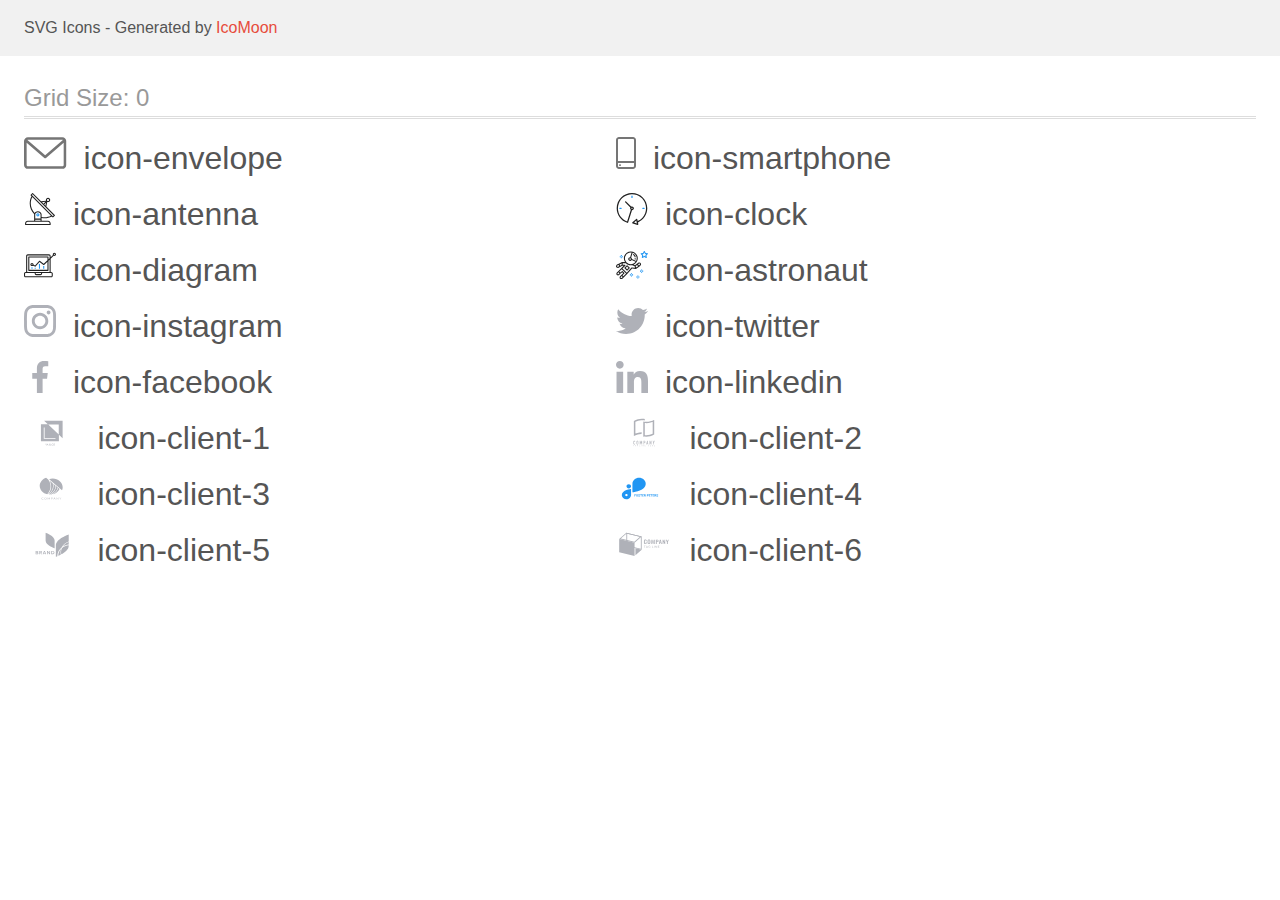
<file: images/icons/icomoon/demo.html>
<!doctype html>
<html>
<head>
    <title>IcoMoon - SVG Icons</title>
    <meta charset="utf-8">
    <meta name="viewport" content="width=device-width, initial-scale=1">
    <link rel="stylesheet" href="demo-files/demo.css">
    <link rel="stylesheet" href="style.css">
</head>
<body>
<svg aria-hidden="true" style="position: absolute; width: 0; height: 0; overflow: hidden;" version="1.1" xmlns="http://www.w3.org/2000/svg" xmlns:xlink="http://www.w3.org/1999/xlink">
<defs>
<symbol id="icon-envelope" viewBox="0 0 43 32">
<path fill="#757575" style="fill: var(--color1, #757575)" d="M38.667 0h-34.667c-2.205 0-4 1.795-4 4v24c0 2.205 1.795 4 4 4h34.667c2.205 0 4-1.795 4-4v-24c0-2.205-1.795-4-4-4zM38.667 2.667c0.181 0 0.355 0.037 0.512 0.104l-17.845 15.467-17.845-15.467c0.151-0.065 0.327-0.104 0.512-0.104h34.667zM38.667 29.333h-34.667c-0.736 0-1.333-0.597-1.333-1.333v0-22.413l17.792 15.421c0.233 0.203 0.539 0.327 0.875 0.327s0.642-0.124 0.876-0.328l-0.002 0.001 17.792-15.421v22.413c0 0.736-0.597 1.333-1.333 1.333v0z"></path>
</symbol>
<symbol id="icon-smartphone" viewBox="0 0 20 32">
<path fill="#757575" style="fill: var(--color1, #757575)" d="M17 0h-14c-1.654 0-3 1.346-3 3v26c0 1.654 1.346 3 3 3h14c1.654 0 3-1.346 3-3v-26c0-1.654-1.346-3-3-3zM3 2h14c0.552 0 1 0.448 1 1v0 21h-16v-21c0-0.552 0.448-1 1-1v0zM17 30h-14c-0.552 0-1-0.448-1-1v0-3h16v3c0 0.552-0.448 1-1 1v0z"></path>
<path fill="#757575" style="fill: var(--color1, #757575)" d="M4.708 27.478c0.18 0.163 0.293 0.399 0.293 0.66s-0.113 0.497-0.292 0.659l-0.001 0.001c-0.186 0.17-0.435 0.275-0.708 0.275s-0.522-0.104-0.709-0.275l0.001 0.001c-0.18-0.163-0.293-0.399-0.293-0.66s0.113-0.497 0.292-0.659l0.001-0.001c0.186-0.17 0.435-0.275 0.708-0.275s0.522 0.104 0.709 0.275l-0.001-0.001z"></path>
</symbol>
<symbol id="icon-antenna" viewBox="0 0 32 32">
<path fill="#212121" style="fill: var(--color2, #212121)" d="M30.773 22.098l-8.443-8.505 0.937-4.616c0.225 0.090 0.485 0.144 0.758 0.146h0.007c0.008 0 0.017 0 0.026 0 1.192 0 2.159-0.967 2.159-2.159s-0.967-2.159-2.159-2.159c-1.192 0-2.159 0.967-2.159 2.159 0 0.259 0.046 0.508 0.13 0.739l-0.005-0.015-4.96 0.606-8.091-8.133c-0.096-0.098-0.229-0.159-0.376-0.16h-0c-0.14 0.001-0.274 0.057-0.373 0.155l-1.512 1.504c-0.096 0.097-0.156 0.23-0.156 0.377s0.060 0.281 0.156 0.377v0l0.814 0.825c-1.143 2.062-1.816 4.522-1.816 7.139 0 4.106 1.656 7.824 4.336 10.525l-0.001-0.001c0.043 0.041 0.092 0.074 0.146 0.097-0.032 0.164-0.051 0.353-0.052 0.546v6.188h-6.4c-1.472 0.001-2.666 1.194-2.667 2.666v1.067c0 0.295 0.239 0.534 0.534 0.534h24.534c0.294 0 0.533-0.239 0.533-0.534v-1.067c-0.002-1.472-1.195-2.665-2.666-2.666h-6.4v-2.742c1.003 0.21 2.024 0.317 3.049 0.32 2.58-0.003 5.005-0.663 7.117-1.822l-0.077 0.039 0.818 0.823c0.099 0.101 0.235 0.159 0.376 0.16 0.14-0.001 0.274-0.057 0.373-0.155l1.512-1.504c0.096-0.097 0.156-0.23 0.156-0.377s-0.060-0.281-0.156-0.377v0zM23.28 6.233c0.193-0.192 0.459-0.31 0.752-0.31 0.589 0 1.067 0.478 1.067 1.066s-0.477 1.066-1.067 1.066c-0 0-0 0-0 0h-0.004c-0.587-0.003-1.061-0.479-1.061-1.066 0-0.295 0.12-0.563 0.314-0.756l0-0h-0.002zM22.024 9.737l-0.598 2.946-1.175-1.183 1.774-1.763zM21.419 8.835l-1.92 1.909-1.486-1.493 3.406-0.416zM24.004 28.8c0.884 0 1.6 0.716 1.6 1.6v0 0.534h-23.466v-0.534c0-0.884 0.716-1.6 1.6-1.6v0h20.267zM16.538 26.666v1.067h-5.334v-1.067h5.334zM11.204 25.6v-4.053c0-1.294 1.196-2.346 2.667-2.346s2.667 1.053 2.667 2.346v4.053h-5.334zM17.604 23.904v-2.357c0-1.882-1.675-3.413-3.733-3.413-0.017-0-0.038-0-0.058-0-1.353 0-2.54 0.707-3.213 1.771l-0.009 0.016c-2.36-2.482-3.812-5.846-3.812-9.55 0-2.314 0.567-4.496 1.569-6.414l-0.036 0.077 18.602 18.709c-1.823 0.947-3.979 1.502-6.266 1.502-1.079 0-2.128-0.124-3.136-0.357l0.093 0.018zM28.893 23.22l-21.057-21.181 0.754-0.752 7.935 7.98c0.004 0 0.006 0.007 0.010 0.010l13.114 13.191-0.757 0.752z"></path>
<path fill="#2196f3" style="fill: var(--color3, #2196f3)" d="M13.876 20.267h-0.005c-0.001 0-0.002 0-0.002 0-0.884 0-1.6 0.716-1.6 1.6s0.715 1.599 1.597 1.6h0.005c0.001 0 0.001 0 0.002 0 0.884 0 1.6-0.716 1.6-1.6s-0.715-1.599-1.598-1.6h-0zM14.249 22.245c-0.096 0.096-0.229 0.155-0.376 0.155-0.295 0-0.534-0.239-0.534-0.534s0.238-0.533 0.532-0.533h0c0.293 0.001 0.531 0.239 0.531 0.533 0 0.148-0.060 0.282-0.157 0.378l-0 0h0.005z"></path>
</symbol>
<symbol id="icon-clock" viewBox="0 0 32 32">
<path fill="#212121" style="fill: var(--color2, #212121)" d="M31.296 15.301c-0.001-8.452-6.855-15.303-15.308-15.301s-15.303 6.855-15.301 15.308c0.002 6.788 4.422 12.543 10.541 14.545l0.108 0.031c0.061 0.019 0.123 0.029 0.187 0.029 0.12 0 0.238-0.032 0.342-0.094 0.135-0.080 0.236-0.207 0.283-0.357l3.865-12.25c1.054-0.004 1.906-0.859 1.906-1.913 0-1.056-0.856-1.913-1.913-1.913-0.303 0-0.59 0.071-0.845 0.196l0.011-0.005-5.106-5.107c-0.114-0.11-0.271-0.179-0.443-0.179-0.352 0-0.638 0.286-0.638 0.638 0 0.172 0.068 0.328 0.179 0.443l-0-0 5.103 5.109c-0.121 0.241-0.191 0.525-0.191 0.826 0 0.602 0.283 1.137 0.723 1.48l0.004 0.003-3.682 11.673c-7.278-2.681-11.004-10.754-8.324-18.032s10.754-11.004 18.032-8.323c7.278 2.681 11.004 10.754 8.323 18.032-1.345 3.581-4.003 6.406-7.374 7.938l-0.088 0.036-0.398-1.874c-0.063-0.291-0.318-0.506-0.624-0.506-0.164 0-0.313 0.062-0.426 0.163l0.001-0.001-3.837 3.426c-0.132 0.117-0.214 0.287-0.214 0.477 0 0.283 0.185 0.524 0.441 0.606l0.005 0.001 4.899 1.563c0.058 0.020 0.126 0.031 0.196 0.031 0.352 0 0.637-0.285 0.637-0.637 0-0.047-0.005-0.093-0.015-0.138l0.001 0.004-0.391-1.839c5.528-2.374 9.329-7.772 9.329-14.057 0-0.011 0-0.023-0-0.034v0.002zM15.992 14.664c0.352 0 0.638 0.286 0.638 0.638s-0.285 0.638-0.638 0.638v0c-0.352 0-0.638-0.286-0.638-0.638s0.286-0.638 0.638-0.638v0zM18.092 29.528l2.184-1.948 0.603 2.84-2.787-0.892z"></path>
<path fill="#2196f3" style="fill: var(--color3, #2196f3)" d="M15.354 3.185v1.275c0 0.352 0.286 0.638 0.638 0.638s0.638-0.285 0.638-0.638v0-1.275c0-0.352-0.285-0.638-0.638-0.638s-0.638 0.285-0.638 0.638v0zM3.876 14.664c-0.352 0-0.638 0.286-0.638 0.638s0.285 0.638 0.638 0.638h1.275c0.352 0 0.638-0.286 0.638-0.638s-0.285-0.638-0.638-0.638h-1.275zM28.108 15.939c0.352 0 0.638-0.286 0.638-0.638s-0.285-0.638-0.638-0.638h-1.275c-0.352 0-0.638 0.286-0.638 0.638s0.285 0.638 0.638 0.638h1.275z"></path>
</symbol>
<symbol id="icon-diagram" viewBox="0 0 32 32">
<path fill="#2196f3" style="fill: var(--color3, #2196f3)" d="M14.926 14.965h1.066v4.798h-1.066v-4.798zM19.19 17.097h1.066v2.665h-1.066v-2.665zM10.661 18.696h1.066v1.066h-1.066v-1.066zM7.463 18.163h1.066v1.599h-1.066v-1.599z"></path>
<path fill="#212121" style="fill: var(--color2, #212121)" d="M1.599 28.291h25.586c0 0 0 0 0 0 0.883 0 1.599-0.716 1.599-1.599v0-2.132c0-0.883-0.716-1.599-1.599-1.599v0h-0.533v-13.294l3.028-2.868c0.207 0.104 0.452 0.166 0.711 0.166 0.888 0 1.608-0.72 1.608-1.608s-0.72-1.608-1.608-1.608c-0.888 0-1.608 0.72-1.608 1.608 0 0.247 0.056 0.481 0.155 0.69l-0.004-0.010-2.281 2.162v-1.23c0-0.883-0.716-1.599-1.599-1.599v0h-21.323c-0.883 0-1.599 0.716-1.599 1.599v0 15.992h-0.533c-0.883 0-1.599 0.716-1.599 1.599v0 2.132c0 0.883 0.716 1.599 1.599 1.599v0zM30.384 4.837c0.294 0 0.533 0.239 0.533 0.533s-0.239 0.533-0.533 0.533v0c-0.294 0-0.533-0.239-0.533-0.533s0.239-0.533 0.533-0.533v0zM3.198 6.969c0-0.294 0.239-0.533 0.533-0.533h21.323c0.294 0 0.533 0.239 0.533 0.533v2.239l-1.066 1.013v-2.185c0-0.295-0.239-0.534-0.534-0.534h-19.189c-0.294 0-0.534 0.239-0.534 0.533v13.327c0 0.294 0.239 0.533 0.534 0.533h19.189c0.295 0 0.534-0.239 0.534-0.533v-9.675l1.066-1.010v12.283h-22.389v-15.991zM7.996 13.899c-0.001 0-0.003 0-0.005 0-0.883 0-1.599 0.716-1.599 1.599s0.716 1.599 1.599 1.599c0.432 0 0.824-0.172 1.112-0.45l-0 0 1.853 0.93c0.215 0.107 0.476 0.057 0.636-0.122l3.939-4.432 3.872 2.902c0.208 0.155 0.498 0.139 0.686-0.039l3.365-3.188v8.131h-18.123v-12.261h18.123v2.661l-3.771 3.572-3.904-2.927c-0.088-0.067-0.2-0.107-0.32-0.107-0.158 0-0.3 0.069-0.398 0.178l-0 0.001-3.993 4.493-1.493-0.746c0.011-0.064 0.017-0.128 0.020-0.193 0-0.883-0.716-1.599-1.599-1.599v0zM8.529 15.498c0 0.294-0.239 0.533-0.533 0.533s-0.533-0.239-0.533-0.533v0c0-0.294 0.239-0.533 0.533-0.533s0.533 0.239 0.533 0.533v0zM11.727 24.026h5.33v0.533c0 0.294-0.238 0.533-0.533 0.533h-4.265c-0.294 0-0.533-0.239-0.533-0.533v0-0.533zM1.067 24.56c0-0.294 0.238-0.533 0.533-0.533h9.062v0.533c0 0.883 0.716 1.599 1.599 1.599v0h4.265c0.883 0 1.599-0.716 1.599-1.599v0-0.533h9.062c0.294 0 0.533 0.239 0.533 0.533v2.132c0 0.294-0.239 0.533-0.533 0.533h-25.586c-0 0-0 0-0 0-0.294 0-0.533-0.239-0.533-0.533 0 0 0 0 0 0v0-2.132z"></path>
</symbol>
<symbol id="icon-astronaut" viewBox="0 0 32 32">
<path fill="#2196f3" style="fill: var(--color3, #2196f3)" d="M31.974 4.524c-0.064-0.191-0.227-0.332-0.427-0.362l-0.003-0-1.911-0.278-0.855-1.731c-0.179-0.365-0.777-0.365-0.956 0l-0.855 1.731-1.911 0.278c-0.26 0.039-0.457 0.26-0.457 0.528 0 0.15 0.062 0.285 0.161 0.382l1.383 1.348-0.326 1.903c-0.034 0.2 0.048 0.402 0.212 0.522 0.166 0.12 0.383 0.135 0.562 0.040l1.709-0.899 1.709 0.899c0.072 0.038 0.157 0.061 0.247 0.061 0.295 0 0.534-0.239 0.534-0.534 0-0.031-0.003-0.062-0.008-0.092l0 0.003-0.326-1.903 1.383-1.348c0.099-0.097 0.161-0.233 0.161-0.382 0-0.059-0.009-0.115-0.027-0.168l0.001 0.004zM29.511 5.851c-0.126 0.122-0.183 0.299-0.153 0.472l0.191 1.114-1-0.526c-0.072-0.039-0.158-0.062-0.249-0.062s-0.177 0.023-0.252 0.063l0.003-0.001-1 0.526 0.191-1.114c0.005-0.027 0.008-0.059 0.008-0.091 0-0.149-0.061-0.285-0.16-0.381l-0-0-0.811-0.79 1.119-0.162c0.174-0.025 0.324-0.134 0.402-0.292l0.5-1.013 0.5 1.013c0.078 0.158 0.228 0.267 0.402 0.292l1.119 0.162-0.809 0.79zM26.134 20.522h-1.067v1.067h1.067v-1.067zM26.134 22.656h-1.067v1.066h1.067v-1.066zM27.2 21.589h-1.067v1.067h1.067v-1.067zM25.067 21.589h-1.067v1.067h1.067v-1.067zM22.4 26.389h-1.067v1.067h1.067v-1.067zM22.4 28.523h-1.067v1.067h1.067v-1.067zM23.467 27.456h-1.067v1.067h1.067v-1.067zM21.334 27.456h-1.067v1.067h1.067v-1.067zM16 24.256h-1.066v1.067h1.066v-1.067zM16 26.389h-1.066v1.067h1.066v-1.067zM17.067 25.322h-1.067v1.067h1.067v-1.067zM14.934 25.322h-1.067v1.067h1.067v-1.067zM5.867 6.122h-1.066v1.066h1.066v-1.066zM5.867 8.256h-1.066v1.066h1.066v-1.066zM6.933 7.189h-1.067v1.067h1.066v-1.067zM4.8 7.189h-1.067v1.067h1.067v-1.067z"></path>
<path fill="#212121" style="fill: var(--color2, #212121)" d="M24.715 14.16c-0.28-0.376-0.699-0.636-1.179-0.703l-0.009-0.001c-0.076-0.012-0.164-0.018-0.254-0.018-0.411 0-0.789 0.139-1.090 0.373l0.004-0.003-1.253 0.96-1.898 1.417-1.358-0.541c2.421-1.086 4.113-3.508 4.113-6.32 0-3.823-3.122-6.934-6.961-6.934s-6.961 3.11-6.961 6.934c0 1.386 0.415 2.674 1.12 3.759l-2.768-0.024c-0.009 0-0.016 0.005-0.023 0.005-0.057 0.003-0.11 0.014-0.159 0.033l0.004-0.001c-0.013 0.005-0.026 0.007-0.038 0.013-0.006 0.003-0.013 0.003-0.019 0.006l-3.233 1.596c-0 0-0.001 0-0.001 0.001l-1.893 0.91c-0.024 0.011-0.045 0.023-0.065 0.036l0.001-0.001c-0.482 0.324-0.795 0.867-0.795 1.483 0 0.297 0.073 0.577 0.201 0.823l-0.005-0.010c0.22 0.424 0.592 0.742 1.043 0.885l0.013 0.003c0.161 0.053 0.345 0.083 0.537 0.083 0.308 0 0.598-0.078 0.851-0.216l-0.009 0.005 1.388-0.738 2.264-1.169 1.357-0.008-5.442 5.415c0 0.001-0.001 0.001-0.001 0.001l-1.339 1.333c-0.303 0.299-0.491 0.714-0.491 1.173 0 0.002 0 0.003 0 0.005v-0c0.002 0.919 0.748 1.664 1.667 1.664 0.001 0 0.002 0 0.002 0h-0c0.428 0 0.854-0.162 1.18-0.485l1.314-1.309 1.741-1.3 0.901 0.897-3.102 3.088c-0.303 0.299-0.491 0.714-0.491 1.173 0 0.001 0 0.003 0 0.004v-0c0 0.445 0.174 0.864 0.49 1.179 0.302 0.3 0.717 0.485 1.176 0.485 0.001 0 0.002 0 0.003 0h-0c0.427 0 0.855-0.162 1.18-0.485l4.488-4.472c0.007-0.006 0.016-0.009 0.022-0.016l5.166-5.658 3.471 0.494c0.025 0.004 0.050 0.006 0.075 0.006 0.064 0 0.127-0.016 0.187-0.038 0.017-0.006 0.032-0.015 0.049-0.023 0.019-0.010 0.039-0.015 0.058-0.027l3.213-2.133c0.012-0.008 0.018-0.021 0.029-0.030 0.013-0.010 0.029-0.014 0.041-0.026l1.271-1.191c0.348-0.326 0.564-0.787 0.564-1.3 0-0.4-0.132-0.769-0.355-1.066l0.003 0.005zM2.13 17.77c-0.098 0.054-0.215 0.086-0.34 0.086-0.078 0-0.153-0.013-0.224-0.036l0.005 0.001c-0.294-0.093-0.504-0.364-0.504-0.683 0-0.235 0.114-0.444 0.289-0.575l0.002-0.001 1.314-0.632 0.316 0.924 0.133 0.389-0.992 0.527zM5.627 15.942l-1.548 0.8-0.255-0.746-0.184-0.537 2.027-1.001-0.040 1.484zM20.727 9.322c0 0.918-0.219 1.785-0.599 2.56l-4.181-1.899c-0.044-0.575-0.342-1.072-0.782-1.384l-0.006-0.004 1.464-4.861c2.377 0.757 4.104 2.975 4.104 5.588zM8.938 9.322c0-3.235 2.644-5.867 5.894-5.867 0.253 0 0.5 0.022 0.745 0.053l-1.432 4.753c-0.019 0-0.037-0.006-0.057-0.006-0 0-0.001 0-0.001 0-1.032 0-1.869 0.835-1.872 1.867v0c0.003 1.031 0.84 1.867 1.872 1.867 0 0 0 0 0.001 0h-0c0.695 0 1.295-0.383 1.618-0.944l3.863 1.755c-1.075 1.447-2.795 2.39-4.737 2.39-3.25 0-5.894-2.632-5.894-5.867zM14.895 10.122c0 0.441-0.362 0.8-0.806 0.8-0 0-0.001 0-0.001 0-0.443 0-0.802-0.358-0.804-0.8v-0c0-0.441 0.361-0.8 0.806-0.8s0.806 0.359 0.806 0.8zM2.464 25.146c-0.11 0.109-0.261 0.176-0.428 0.176s-0.317-0.067-0.427-0.175l0 0c-0.109-0.108-0.176-0.257-0.176-0.422s0.067-0.314 0.176-0.422l0-0 0.962-0.959 0.852 0.848-0.959 0.954zM5.678 28.88c-0.11 0.109-0.261 0.176-0.428 0.176s-0.317-0.067-0.427-0.175l0 0c-0.109-0.108-0.176-0.257-0.176-0.422s0.067-0.314 0.176-0.422l0-0 0.963-0.959 0.852 0.848-0.96 0.955zM9.16 25.411l-0.001 0.001-1.765 1.76-0.852-0.848 1.765-1.757c0.040-0.040 0.065-0.088 0.090-0.136 0.007-0.014 0.020-0.026 0.026-0.040 0.016-0.041 0.019-0.085 0.026-0.128 0.003-0.025 0.014-0.048 0.014-0.073 0-0.035-0.013-0.070-0.020-0.105-0.006-0.032-0.006-0.064-0.019-0.096-0.025-0.053-0.055-0.098-0.092-0.138l0 0c-0.010-0.012-0.014-0.026-0.025-0.038h-0.001s0-0.001-0.001-0.002l-1.607-1.6c-0.017-0.017-0.039-0.024-0.058-0.038-0.025-0.021-0.054-0.040-0.084-0.056l-0.003-0.001c-0.026-0.012-0.058-0.023-0.090-0.031l-0.003-0.001c-0.030-0.009-0.065-0.017-0.101-0.020l-0.002-0c-0.007-0-0.015-0-0.023-0-0.026 0-0.051 0.002-0.075 0.005l0.003-0c-0.036 0.005-0.069 0.009-0.104 0.021s-0.064 0.027-0.094 0.045c-0.020 0.011-0.043 0.015-0.061 0.029l-1.774 1.324-0.901-0.897 2.399-2.386 4.36 4.289-0.928 0.919zM15.979 18.394c-0.016-0.002-0.030 0.004-0.046 0.003-0.008-0-0.017-0.001-0.027-0.001-0.031 0-0.062 0.003-0.092 0.008l0.003-0c-0.070 0.011-0.132 0.035-0.187 0.070l0.002-0.001c-0.030 0.018-0.057 0.037-0.083 0.061-0.013 0.011-0.028 0.016-0.040 0.029l-4.698 5.146-4.328-4.256 2.833-2.818c0.096-0.097 0.156-0.23 0.156-0.377 0-0.295-0.239-0.534-0.534-0.534-0.001 0-0.001 0-0.002 0h0l-2.219 0.013 0.028-1.607 3.104 0.027c1.264 1.297 3.027 2.101 4.978 2.101 0.001 0 0.002 0 0.003 0h-0c0.438 0 0.864-0.046 1.28-0.122 0.040 0.032 0.080 0.064 0.129 0.085l2.41 0.96 0.152 0.758 0.178 0.886-3.003-0.427zM20.020 18.572l-0.313-1.558 1.446-1.080 0.946 1.257-2.080 1.381zM23.773 15.741l-0.837 0.785-0.931-1.236 0.831-0.637c0.155-0.119 0.351-0.168 0.543-0.143 0.193 0.027 0.364 0.128 0.48 0.284 0.088 0.117 0.141 0.265 0.141 0.426 0 0.206-0.087 0.391-0.226 0.521l-0 0z"></path>
<path fill="#212121" style="fill: var(--color2, #212121)" d="M13.602 18.544l-2.143-2.134c-0.096-0.096-0.229-0.155-0.376-0.155s-0.28 0.059-0.376 0.155l-2.143 2.133c-0.097 0.097-0.156 0.23-0.156 0.378s0.060 0.281 0.156 0.378l-0-0 2.142 2.134c0.096 0.096 0.229 0.156 0.376 0.156s0.28-0.059 0.376-0.156v0l2.143-2.134c0.097-0.097 0.157-0.23 0.157-0.378s-0.060-0.281-0.157-0.378l-0-0zM11.083 20.303l-1.387-1.381 1.386-1.381 1.387 1.381-1.387 1.381zM17.164 5.071l-0.258 1.036c0.071 0.018 1.738 0.452 1.738 2.149h1.067c0-2.017-1.666-2.965-2.547-3.184zM19.711 9.322h-1.067v1.066h1.067v-1.066z"></path>
</symbol>
<symbol id="icon-instagram" viewBox="0 0 32 32">
<path fill="#afb1b8" style="fill: var(--color4, #afb1b8)" d="M31.968 9.408c-0.074-1.701-0.349-2.869-0.742-3.882-0.424-1.111-1.054-2.059-1.85-2.837l-0.001-0.001c-0.78-0.792-1.724-1.419-2.778-1.827l-0.054-0.018c-1.019-0.394-2.181-0.667-3.882-0.742-1.712-0.082-2.256-0.101-6.602-0.101-4.344 0-4.888 0.019-6.595 0.094-1.699 0.074-2.869 0.349-3.88 0.742-1.112 0.424-2.060 1.054-2.839 1.85l-0.001 0.001c-0.791 0.78-1.418 1.724-1.825 2.778l-0.018 0.054c-0.395 1.019-0.669 2.181-0.744 3.882-0.082 1.712-0.101 2.256-0.101 6.602 0 4.344 0.019 4.888 0.094 6.595 0.075 1.701 0.35 2.869 0.744 3.882 0.426 1.11 1.055 2.057 1.849 2.837l0.001 0.001c0.8 0.813 1.77 1.443 2.832 1.843 1.019 0.395 2.182 0.67 3.882 0.744 1.707 0.075 2.251 0.094 6.595 0.094 4.346 0 4.89-0.019 6.595-0.094 1.701-0.074 2.869-0.349 3.882-0.742 2.157-0.85 3.833-2.526 4.664-4.628l0.019-0.055c0.394-1.019 0.669-2.182 0.744-3.882 0.075-1.707 0.093-2.251 0.093-6.595s-0.006-4.888-0.080-6.595zM29.088 22.474c-0.070 1.563-0.333 2.406-0.55 2.97-0.552 1.399-1.64 2.486-3.004 3.024l-0.036 0.012c-0.56 0.219-1.411 0.482-2.968 0.55-1.688 0.075-2.194 0.094-6.464 0.094-4.269 0-4.782-0.019-6.464-0.094-1.563-0.069-2.406-0.331-2.97-0.55-0.721-0.269-1.334-0.676-1.836-1.192l-0.001-0.001c-0.517-0.503-0.924-1.117-1.184-1.803l-0.011-0.034c-0.218-0.563-0.48-1.413-0.549-2.97-0.075-1.688-0.094-2.195-0.094-6.464 0-4.27 0.019-4.784 0.094-6.464 0.069-1.563 0.331-2.406 0.549-2.97 0.269-0.722 0.678-1.337 1.198-1.837l0.002-0.002c0.504-0.517 1.119-0.923 1.806-1.182l0.034-0.011c0.56-0.219 1.411-0.48 2.968-0.55 1.688-0.074 2.195-0.093 6.464-0.093 4.275 0 4.782 0.019 6.464 0.093 1.563 0.069 2.406 0.331 2.97 0.55 0.693 0.256 1.325 0.662 1.837 1.194 0.531 0.52 0.938 1.144 1.195 1.84 0.218 0.56 0.48 1.411 0.549 2.968 0.075 1.688 0.094 2.194 0.094 6.464 0 4.269-0.019 4.768-0.094 6.458z"></path>
<path fill="#afb1b8" style="fill: var(--color4, #afb1b8)" d="M16.059 7.782c-4.539 0.002-8.218 3.682-8.219 8.221v0c0 0 0 0.001 0 0.002 0 4.541 3.681 8.222 8.222 8.222s8.222-3.681 8.222-8.222c0-4.541-3.681-8.222-8.222-8.222-0.001 0-0.001 0-0.002 0h0zM16.059 21.334c-2.945-0-5.332-2.388-5.332-5.333s2.388-5.333 5.333-5.333c0 0 0.001 0 0.001 0h-0c2.946 0 5.334 2.388 5.334 5.334s-2.388 5.334-5.334 5.334v0zM26.525 7.458c0 1.060-0.86 1.92-1.92 1.92s-1.92-0.86-1.92-1.92v0c0-1.060 0.86-1.92 1.92-1.92s1.92 0.86 1.92 1.92v0z"></path>
</symbol>
<symbol id="icon-twitter" viewBox="0 0 32 32">
<path fill="#afb1b8" style="fill: var(--color4, #afb1b8)" d="M32 6.078c-1.1 0.493-2.376 0.857-3.713 1.028l-0.068 0.007c1.36-0.817 2.382-2.078 2.873-3.579l0.013-0.046c-1.198 0.722-2.591 1.273-4.076 1.573l-0.084 0.014c-1.2-1.279-2.9-2.076-4.787-2.076-3.622 0-6.558 2.936-6.558 6.558 0 0.001 0 0.003 0 0.004v-0c0 0.52 0.043 1.021 0.152 1.496-5.454-0.266-10.28-2.88-13.522-6.861-0.564 0.949-0.899 2.092-0.902 3.313v0.001c0 2.272 1.171 4.286 2.914 5.451-1.091-0.030-2.107-0.325-2.994-0.823l0.033 0.017v0.072c0.003 3.165 2.236 5.807 5.213 6.44l0.043 0.008c-0.499 0.136-1.071 0.215-1.662 0.215-0.020 0-0.041-0-0.061-0l0.003 0c-0.419 0-0.843-0.024-1.242-0.112 0.85 2.598 3.261 4.509 6.13 4.57-2.215 1.746-5.046 2.8-8.123 2.8-0.004 0-0.008 0-0.012 0h0.001c-0.538 0-1.053-0.026-1.57-0.091 2.827 1.846 6.287 2.944 10.004 2.944 0.021 0 0.042-0 0.063-0h-0.003c12.072 0 18.672-10 18.672-18.669 0-0.288-0.010-0.57-0.024-0.848 1.299-0.936 2.391-2.065 3.258-3.356l0.030-0.047z"></path>
</symbol>
<symbol id="icon-facebook" viewBox="0 0 32 32">
<path fill="#afb1b8" style="fill: var(--color4, #afb1b8)" d="M21.328 5.312h2.923v-5.088c-1.232-0.143-2.66-0.224-4.108-0.224-0.052 0-0.104 0-0.156 0l0.008-0c-4.213 0-7.099 2.65-7.099 7.52v4.48h-4.646v5.688h4.646v14.312h5.699v-14.31h4.459l0.707-5.688h-5.168v-3.922c0-1.643 0.443-2.768 2.734-2.768z"></path>
</symbol>
<symbol id="icon-linkedin" viewBox="0 0 32 32">
<path fill="#afb1b8" style="fill: var(--color4, #afb1b8)" d="M31.992 32h0.008v-11.738c0-5.741-1.237-10.163-7.947-10.163-3.227 0-5.392 1.77-6.277 3.45h-0.093v-2.914h-6.365v21.363h6.627v-10.578c0-2.786 0.528-5.48 3.978-5.48 3.398 0 3.448 3.179 3.448 5.658v10.402h6.621zM0.528 10.635h6.635v21.365h-6.635v-21.365zM3.843 0c-2.123 0-3.843 1.721-3.843 3.843v0c0 2.12 1.722 3.878 3.843 3.878 2.12 0 3.842-1.757 3.842-3.878s-1.72-3.841-3.841-3.843h-0z"></path>
</symbol>
<symbol id="icon-client-1" viewBox="0 0 57 32">
<path fill="#afb1b8" style="fill: var(--color4, #afb1b8)" d="M20.267 3.733l3.738 3.538-6.938-0.004v17.167h18.133v-6.564l3.733 3.534v-17.671h-18.667zM35.036 17.455l-10.597-10.032h10.597v10.032zM31.746 21.923h-11.81v-11.545h0.835v10.763h10.975v0.781zM22.725 26.72l-0.436 0.899-0.436-0.899h-0.366l0.637 1.198v0.698h0.331v-0.698l0.635-1.198h-0.364zM23.274 28.616l0.154-0.442h0.734l0.155 0.442h0.344l-0.717-1.896h-0.296l-0.716 1.896h0.342zM23.794 27.123l0.275 0.786h-0.549l0.275-0.787zM25.531 27.863c-0.045 0.067-0.071 0.149-0.071 0.238 0 0.001 0 0.002 0 0.003v-0c0 0.16 0.056 0.29 0.168 0.389s0.263 0.149 0.45 0.149c0.188 0 0.349-0.051 0.485-0.153l0.107 0.126h0.367l-0.278-0.33c0.109-0.149 0.164-0.341 0.164-0.574h-0.275c0 0.128-0.027 0.244-0.079 0.348l-0.366-0.432 0.129-0.094c0.078-0.053 0.144-0.119 0.195-0.195l0.002-0.003c0.038-0.061 0.060-0.136 0.060-0.216 0-0.001 0-0.002 0-0.003v0c0-0.002 0-0.005 0-0.007 0-0.117-0.051-0.221-0.132-0.293l-0-0c-0.084-0.076-0.197-0.123-0.32-0.123-0.007 0-0.013 0-0.020 0l0.001-0c-0.153 0-0.274 0.044-0.364 0.13s-0.135 0.203-0.135 0.352c0 0.061 0.014 0.123 0.043 0.189 0.030 0.065 0.082 0.144 0.155 0.237-0.14 0.101-0.235 0.188-0.282 0.261zM26.387 28.283c-0.081 0.066-0.185 0.106-0.299 0.107h-0c-0.005 0-0.010 0-0.015 0-0.082 0-0.156-0.031-0.212-0.083l0 0c-0.052-0.052-0.085-0.123-0.085-0.203 0-0.004 0-0.007 0-0.011l-0 0.001c0-0.101 0.052-0.192 0.156-0.271l0.041-0.029 0.414 0.489zM26.047 27.443c-0.090-0.11-0.134-0.202-0.134-0.275 0-0.063 0.019-0.116 0.055-0.157 0.034-0.039 0.084-0.063 0.139-0.063 0.003 0 0.005 0 0.008 0h-0c0.002-0 0.004-0 0.007-0 0.052 0 0.1 0.020 0.135 0.054l-0-0c0.037 0.035 0.056 0.077 0.056 0.126 0 0.002 0 0.005 0 0.007 0 0.071-0.031 0.134-0.080 0.177l-0 0-0.041 0.032-0.145 0.099zM29.133 28.473c0.13-0.114 0.205-0.272 0.224-0.474h-0.328c-0.018 0.135-0.059 0.232-0.124 0.29s-0.163 0.087-0.292 0.087c-0.141 0-0.249-0.054-0.323-0.162s-0.11-0.264-0.11-0.469v-0.167c0.002-0.203 0.041-0.355 0.117-0.46 0.077-0.105 0.188-0.157 0.331-0.157 0.123 0 0.217 0.030 0.28 0.091s0.104 0.158 0.12 0.294h0.328c-0.021-0.207-0.095-0.368-0.222-0.482s-0.296-0.171-0.506-0.171c-0.155 0-0.292 0.037-0.411 0.111-0.119 0.076-0.213 0.183-0.27 0.31l-0.002 0.005c-0.060 0.133-0.096 0.288-0.096 0.451 0 0.008 0 0.016 0 0.023l-0-0.001v0.177c0.003 0.174 0.035 0.327 0.098 0.46s0.151 0.234 0.266 0.306c0.116 0.071 0.249 0.107 0.4 0.107 0.216 0 0.389-0.056 0.519-0.169zM31.069 28.207c0.064-0.141 0.097-0.304 0.097-0.49v-0.105c0-0.006 0-0.013 0-0.020 0-0.169-0.036-0.329-0.102-0.473l0.003 0.007c-0.060-0.134-0.156-0.243-0.274-0.318l-0.003-0.002c-0.119-0.075-0.256-0.112-0.411-0.112s-0.291 0.037-0.411 0.113c-0.119 0.075-0.211 0.182-0.277 0.324-0.062 0.137-0.098 0.297-0.098 0.466 0 0.008 0 0.016 0 0.025l-0-0.001v0.107c0.001 0.181 0.034 0.341 0.099 0.48 0.066 0.139 0.159 0.246 0.279 0.322 0.121 0.075 0.258 0.112 0.411 0.112 0.156 0 0.293-0.037 0.412-0.112 0.119-0.076 0.212-0.183 0.276-0.323zM30.716 27.135c0.080 0.112 0.119 0.274 0.119 0.484v0.099c0 0.213-0.039 0.376-0.118 0.487-0.078 0.111-0.19 0.167-0.336 0.167-0.004 0-0.009 0-0.014 0-0.134 0-0.253-0.067-0.324-0.17l-0.001-0.001c-0.081-0.114-0.121-0.275-0.121-0.483v-0.109c0.002-0.204 0.043-0.362 0.122-0.473 0.071-0.102 0.188-0.168 0.321-0.168 0.005 0 0.010 0 0.014 0l-0.001-0c0.146 0 0.259 0.056 0.338 0.168z"></path>
</symbol>
<symbol id="icon-client-2" viewBox="0 0 57 32">
<path fill="#afb1b8" style="fill: var(--color4, #afb1b8)" d="M26.727 3.165h-0.073c-0.112-0.007-0.224-0.010-0.336-0.012h-0.243c-0.212 0-0.428 0.005-0.642 0.016-0.007-0.001-0.016-0.001-0.024-0.001s-0.017 0-0.025 0.001l0.001-0c-2.059 0.12-3.971 0.635-5.699 1.47l0.090-0.039-0.23 0.111v11.809l0.54-0.183c0.474-0.163 0.978-0.309 1.5-0.445 1.29-0.345 2.775-0.553 4.305-0.573l0.012-0v1.551c-0.193 0.001-0.38 0.006-0.568 0.016h-0.045c-1.212 0.068-2.348 0.25-3.442 0.537l0.12-0.027c-1.503 0.382-2.82 0.91-4.044 1.586l0.087-0.044v-15.145c1.195-0.711 2.578-1.29 4.042-1.665l0.11-0.024c1.173-0.315 2.52-0.499 3.909-0.505h0.231c0.273 0.007 0.539 0.019 0.788 0.038 0.658 0.046 1.31 0.15 1.949 0.311v1.527c-0.544-0.133-1.189-0.234-1.849-0.282l-0.039-0.002-0.039-0.003c-0.132-0.011-0.263-0.022-0.386-0.022zM29.415 4.726c0.339 0.026 0.69 0.038 1.044 0.038 1.464-0.006 2.881-0.198 4.231-0.554l-0.117 0.026c1.502-0.383 2.819-0.912 4.043-1.587l-0.087 0.044v14.875c-1.195 0.71-2.578 1.289-4.042 1.665l-0.11 0.024c-1.173 0.314-2.52 0.498-3.91 0.503h-0.004c-0.029 0-0.062 0-0.096 0-1.020 0-2.010-0.128-2.955-0.368l0.083 0.018v-14.972c0.229 0.053 0.466 0.102 0.706 0.142 0.394 0.067 0.81 0.115 1.214 0.145zM36.985 4.842l-0.54 0.181c-0.496 0.167-0.997 0.316-1.5 0.449-1.344 0.36-2.888 0.569-4.48 0.575h-0.004c-0.352 0-0.676-0.010-0.989-0.030l-0.43-0.028v12.148l0.37 0.032c0.342 0.030 0.696 0.045 1.052 0.045 1.257-0.006 2.473-0.172 3.631-0.48l-0.1 0.023c1.059-0.269 1.977-0.608 2.848-1.031l-0.088 0.039 0.23-0.111v-11.812z"></path>
<path fill="#afb1b8" style="fill: var(--color4, #afb1b8)" d="M19.060 24.113c-0.145-0.15-0.348-0.243-0.572-0.243-0.010 0-0.020 0-0.030 0.001l0.001-0c-0.004-0-0.008-0-0.012-0-0.121 0-0.236 0.024-0.34 0.067l0.006-0.002c-0.205 0.082-0.364 0.243-0.442 0.444l-0.002 0.005c-0.043 0.107-0.063 0.22-0.062 0.335v2.023c-0.005 0.142 0.022 0.284 0.079 0.415 0.048 0.104 0.117 0.196 0.203 0.271 0.081 0.068 0.175 0.117 0.277 0.144 0.099 0.027 0.201 0.042 0.302 0.042 0.113 0.001 0.224-0.023 0.326-0.070 0.304-0.135 0.512-0.434 0.512-0.781v-0.226h-0.53v0.18c0 0.004 0 0.008 0 0.012 0 0.060-0.011 0.118-0.032 0.171l0.001-0.003c-0.018 0.045-0.044 0.083-0.077 0.114l-0 0c-0.061 0.047-0.137 0.076-0.221 0.077h-0c-0.009 0.001-0.020 0.002-0.031 0.002-0.089 0-0.168-0.043-0.216-0.11l-0.001-0.001c-0.044-0.071-0.071-0.158-0.071-0.251 0-0.007 0-0.014 0-0.021l-0 0.001v-1.887c-0.003-0.105 0.019-0.208 0.065-0.302 0.049-0.075 0.132-0.124 0.227-0.124 0.011 0 0.022 0.001 0.033 0.002l-0.001-0c0.003-0 0.006-0 0.010-0 0.092 0 0.174 0.045 0.226 0.114l0.001 0.001c0.055 0.071 0.088 0.162 0.088 0.26 0 0.004-0 0.008-0 0.012v-0.001 0.175h0.524v-0.206c0-0.003 0-0.006 0-0.009 0-0.124-0.024-0.243-0.067-0.352l0.002 0.006c-0.041-0.111-0.102-0.205-0.177-0.285l0 0zM22.202 24.091c-0.161-0.137-0.371-0.221-0.601-0.223h-0c-0.108 0-0.215 0.020-0.316 0.057-0.218 0.078-0.391 0.239-0.483 0.443l-0.002 0.005c-0.053 0.123-0.080 0.257-0.077 0.392v1.94c-0.004 0.137 0.023 0.272 0.077 0.397 0.048 0.105 0.117 0.197 0.205 0.271 0.081 0.075 0.176 0.133 0.279 0.171 0.101 0.037 0.208 0.057 0.316 0.057 0.231-0.001 0.442-0.087 0.603-0.229l-0.001 0.001c0.084-0.076 0.152-0.168 0.199-0.271 0.054-0.125 0.081-0.261 0.077-0.397v-1.941c0-0.005 0-0.011 0-0.017 0-0.135-0.029-0.264-0.080-0.381l0.002 0.006c-0.049-0.111-0.117-0.205-0.199-0.283l-0-0zM21.955 26.706c0.001 0.009 0.001 0.019 0.001 0.030 0 0.099-0.041 0.188-0.106 0.251l-0 0c-0.067 0.056-0.154 0.091-0.249 0.091s-0.182-0.034-0.25-0.091l0.001 0c-0.066-0.063-0.106-0.152-0.106-0.25 0-0.011 0-0.022 0.002-0.032l-0 0.001v-1.941c-0.001-0.009-0.001-0.019-0.001-0.030 0-0.098 0.041-0.187 0.106-0.25l0-0c0.067-0.056 0.154-0.091 0.249-0.091s0.182 0.034 0.25 0.091l-0.001-0c0.066 0.063 0.106 0.152 0.106 0.25 0 0.011-0 0.021-0.001 0.032l0-0.001v1.941zM26.329 27.573v-3.675h-0.508l-0.668 1.945h-0.009l-0.674-1.945h-0.503v3.674h0.525v-2.235h0.010l0.514 1.58h0.262l0.518-1.58h0.010v2.235h0.525zM29.311 24.157c-0.081-0.091-0.183-0.16-0.297-0.201-0.108-0.036-0.232-0.057-0.361-0.057-0.007 0-0.014 0-0.021 0h-0.779v3.675h0.524v-1.435h0.269c0.164 0.007 0.326-0.027 0.473-0.1 0.12-0.068 0.217-0.163 0.286-0.278l0.002-0.003c0.060-0.098 0.101-0.206 0.12-0.32 0.018-0.116 0.028-0.249 0.028-0.385 0-0.012-0-0.023-0-0.035l0 0.002c0.005-0.176-0.012-0.353-0.051-0.525-0.037-0.132-0.104-0.246-0.193-0.338l0 0zM29.041 25.277c-0.002 0.070-0.020 0.136-0.050 0.194l0.001-0.003c-0.030 0.056-0.077 0.101-0.133 0.128l-0.002 0.001c-0.065 0.030-0.14 0.047-0.22 0.047-0.010 0-0.019-0-0.028-0.001l0.001 0h-0.239v-1.249h0.27c0.008-0 0.016-0.001 0.025-0.001 0.077 0 0.149 0.017 0.214 0.048l-0.003-0.001c0.054 0.031 0.096 0.078 0.122 0.134l0.001 0.002c0.029 0.065 0.044 0.134 0.046 0.205v0.244c0 0.085 0.005 0.174 0 0.252h-0.005zM31.791 23.899h-0.429l-0.81 3.675h0.524l0.154-0.789h0.714l0.154 0.789h0.523l-0.829-3.675zM31.308 26.283l0.258-1.332h0.010l0.256 1.332h-0.523zM35.173 26.112h-0.010l-0.79-2.213h-0.503v3.675h0.523v-2.21h0.011l0.8 2.209h0.493v-3.674h-0.523v2.213zM38.372 23.899l-0.421 1.461h-0.011l-0.421-1.461h-0.554l0.719 2.122v1.553h0.524v-1.553l0.719-2.121h-0.555zM17.6 28.611h0.252v0.708h0.171v-0.708h0.251v-0.145h-0.674v0.146zM19.721 28.465l-0.331 0.853h0.182l0.070-0.194h0.34l0.073 0.194h0.187l-0.339-0.853h-0.182zM19.694 28.981l0.116-0.316 0.116 0.316h-0.232zM21.818 29.004h0.197v0.11c-0.055 0.044-0.126 0.072-0.203 0.072h-0c-0.004 0-0.008 0-0.012 0-0.068 0-0.129-0.032-0.169-0.081l-0-0c-0.040-0.057-0.063-0.127-0.063-0.203 0-0.007 0-0.013 0.001-0.020l-0 0.001c0-0.19 0.082-0.285 0.245-0.285 0.006-0.001 0.012-0.001 0.018-0.001 0.084 0 0.155 0.058 0.174 0.136l0 0.001 0.169-0.033c-0.036-0.166-0.156-0.251-0.362-0.251-0.003-0-0.007-0-0.011-0-0.11 0-0.211 0.042-0.287 0.11l0-0c-0.076 0.075-0.124 0.18-0.124 0.296 0 0.011 0 0.022 0.001 0.033l-0-0.001c-0 0.006-0 0.013-0 0.020 0 0.115 0.041 0.22 0.11 0.301l-0.001-0.001c0.075 0.078 0.181 0.126 0.297 0.126 0.009 0 0.018-0 0.027-0.001l-0.001 0c0.004 0 0.009 0 0.014 0 0.134 0 0.257-0.052 0.348-0.137l-0 0v-0.336h-0.37v0.144zM23.959 28.465h-0.173v0.853h0.597v-0.145h-0.425v-0.708zM25.77 28.465h-0.173v0.853h0.173v-0.853zM27.539 29.035l-0.349-0.57h-0.167v0.853h0.16v-0.557l0.343 0.557h0.172v-0.853h-0.158v0.57zM29.14 28.942h0.425v-0.145h-0.425v-0.187h0.457v-0.146h-0.63v0.853h0.647v-0.145h-0.475v-0.231zM33.020 28.802h-0.336v-0.336h-0.171v0.853h0.171v-0.373h0.336v0.373h0.172v-0.853h-0.172v0.337zM34.629 28.942h0.427v-0.145h-0.427v-0.187h0.459v-0.146h-0.629v0.853h0.646v-0.145h-0.475v-0.231zM36.812 28.943c0.149-0.023 0.224-0.102 0.224-0.237 0.001-0.007 0.001-0.015 0.001-0.024 0-0.068-0.033-0.128-0.085-0.166l-0.001-0c-0.063-0.032-0.137-0.051-0.216-0.051-0.012 0-0.023 0-0.035 0.001l0.002-0h-0.362v0.853h0.172v-0.357h0.034c0.004-0 0.009-0 0.014-0 0.034 0 0.066 0.007 0.094 0.020l-0.001-0.001c0.025 0.015 0.046 0.037 0.061 0.062l0.186 0.271h0.205l-0.104-0.166c-0.047-0.083-0.111-0.152-0.187-0.203l-0.002-0.001zM36.639 28.825h-0.126v-0.214h0.135c0.011-0.001 0.023-0.001 0.036-0.001 0.049 0 0.097 0.008 0.141 0.023l-0.003-0.001c0.023 0.021 0.037 0.050 0.037 0.083 0 0.037-0.018 0.069-0.045 0.090l-0 0c-0.043 0.014-0.092 0.021-0.142 0.021-0.011 0-0.022-0-0.033-0.001l0.002 0zM38.459 28.942h0.425v-0.145h-0.425v-0.187h0.459v-0.146h-0.631v0.853h0.647v-0.145h-0.475v-0.231z"></path>
</symbol>
<symbol id="icon-client-3" viewBox="0 0 57 32">
<path fill="#afb1b8" style="fill: var(--color4, #afb1b8)" d="M19.417 26.187c0.009 0 0.017 0.002 0.025 0.005s0.015 0.007 0.021 0.013l-0-0 0.116 0.111c-0.091 0.090-0.202 0.162-0.327 0.211-0.129 0.048-0.278 0.076-0.434 0.076-0.011 0-0.021-0-0.032-0l0.002 0c-0.149 0.003-0.298-0.021-0.436-0.071-0.128-0.046-0.237-0.114-0.33-0.2l0.001 0.001c-0.090-0.085-0.161-0.188-0.21-0.302l-0.002-0.006c-0.047-0.114-0.075-0.246-0.075-0.385 0-0.004 0-0.008 0-0.012v0.001c-0-0.006-0-0.013-0-0.020 0-0.272 0.118-0.516 0.305-0.684l0.001-0.001c0.099-0.087 0.218-0.155 0.349-0.201 0.143-0.048 0.296-0.072 0.45-0.070 0.008-0 0.018-0 0.028-0 0.139 0 0.273 0.024 0.398 0.067l-0.009-0.003c0.115 0.044 0.221 0.104 0.313 0.179l-0.098 0.118c-0.007 0.008-0.015 0.015-0.024 0.021l-0 0c-0.010 0.006-0.021 0.009-0.034 0.009-0.002 0-0.004-0-0.006-0l0 0c-0.016-0.001-0.030-0.005-0.043-0.012l0 0-0.052-0.032-0.073-0.041c-0.066-0.032-0.144-0.057-0.225-0.070l-0.005-0.001c-0.048-0.008-0.104-0.013-0.161-0.013-0.004 0-0.009 0-0.013 0h0.001c-0.003-0-0.007-0-0.011-0-0.112 0-0.219 0.020-0.319 0.055l0.007-0.002c-0.098 0.034-0.182 0.085-0.254 0.15l0.001-0.001c-0.073 0.068-0.128 0.149-0.164 0.237-0.038 0.089-0.059 0.193-0.059 0.302 0 0.004 0 0.008 0 0.011v-0.001c-0 0.004-0 0.008-0 0.013 0 0.11 0.022 0.215 0.061 0.311l-0.002-0.005c0.036 0.087 0.091 0.167 0.162 0.236 0.067 0.064 0.149 0.115 0.242 0.147 0.095 0.034 0.196 0.051 0.299 0.051 0.059 0.001 0.119-0.003 0.178-0.010 0.148-0.015 0.28-0.074 0.385-0.164l-0.001 0.001c0.015-0.012 0.034-0.020 0.055-0.020h0zM22.775 25.629c0 0.003 0 0.008 0 0.012 0 0.138-0.029 0.269-0.081 0.387l0.002-0.006c-0.052 0.12-0.126 0.222-0.218 0.304l-0.001 0.001c-0.097 0.086-0.211 0.154-0.337 0.198l-0.007 0.002c-0.132 0.045-0.284 0.071-0.442 0.071s-0.31-0.026-0.452-0.074l0.010 0.003c-0.132-0.047-0.245-0.115-0.342-0.202l0.001 0.001c-0.093-0.084-0.168-0.187-0.219-0.303l-0.002-0.006c-0.050-0.116-0.078-0.251-0.078-0.393s0.029-0.277 0.081-0.4l-0.003 0.007c0.050-0.115 0.125-0.22 0.221-0.309 0.097-0.085 0.213-0.15 0.341-0.194 0.132-0.046 0.284-0.072 0.442-0.072s0.31 0.026 0.452 0.075l-0.010-0.003c0.129 0.045 0.246 0.114 0.343 0.201 0.096 0.088 0.171 0.192 0.22 0.305 0.054 0.127 0.081 0.261 0.078 0.396zM22.47 25.629c0-0.005 0-0.011 0-0.017 0-0.108-0.020-0.211-0.058-0.305l0.002 0.006c-0.071-0.182-0.216-0.322-0.396-0.384l-0.005-0.001c-0.096-0.033-0.206-0.052-0.321-0.052s-0.225 0.019-0.329 0.054l0.007-0.002c-0.096 0.034-0.178 0.085-0.246 0.15l0-0c-0.068 0.064-0.122 0.143-0.156 0.232l-0.001 0.004c-0.035 0.094-0.055 0.202-0.055 0.316s0.020 0.222 0.058 0.322l-0.002-0.006c0.071 0.182 0.217 0.322 0.399 0.383l0.005 0.001c0.207 0.068 0.435 0.068 0.643 0 0.093-0.033 0.177-0.083 0.245-0.148 0.070-0.069 0.123-0.149 0.156-0.236 0.039-0.101 0.058-0.209 0.055-0.316zM25.067 25.96l0.031 0.070c0.011-0.025 0.021-0.048 0.033-0.070 0.013-0.027 0.026-0.050 0.039-0.072l-0.002 0.003 0.743-1.174c0.015-0.020 0.028-0.033 0.043-0.037s0.033-0.007 0.051-0.007c0.003 0 0.007 0 0.010 0l-0-0h0.22v1.909h-0.26v-1.463c-0.001-0.010-0.001-0.021-0.001-0.033s0-0.023 0.001-0.035l-0 0.002-0.748 1.19c-0.010 0.018-0.025 0.033-0.043 0.043l-0.001 0c-0.018 0.010-0.040 0.016-0.063 0.016-0 0-0.001 0-0.001 0h-0.042c-0 0-0.001 0-0.002 0-0.023 0-0.044-0.006-0.063-0.016l0.001 0c-0.018-0.010-0.033-0.025-0.043-0.043l-0-0.001-0.77-1.198v1.532h-0.251v-1.905h0.219c0.003-0 0.007-0 0.010-0 0.018 0 0.036 0.002 0.052 0.007l-0.001-0c0.018 0.008 0.032 0.021 0.041 0.037l0.759 1.175c0.014 0.020 0.026 0.042 0.037 0.066l0.001 0.003zM27.863 25.865v0.715h-0.29v-1.906h0.649c0.123-0.002 0.244 0.012 0.362 0.042 0.094 0.023 0.181 0.064 0.256 0.119 0.062 0.049 0.111 0.112 0.144 0.184l0.001 0.003c0.035 0.078 0.051 0.161 0.050 0.244 0 0.003 0 0.008 0 0.012 0 0.172-0.082 0.325-0.209 0.422l-0.001 0.001c-0.075 0.057-0.163 0.1-0.258 0.126-0.098 0.028-0.211 0.044-0.327 0.044-0.008 0-0.016-0-0.024-0l-0.351-0.005zM27.863 25.66h0.352c0.076 0.001 0.153-0.009 0.226-0.029 0.062-0.018 0.116-0.046 0.164-0.083l-0.001 0.001c0.082-0.068 0.133-0.169 0.133-0.282 0-0.002 0-0.003-0-0.005v0c0-0.006 0.001-0.013 0.001-0.021 0-0.049-0.011-0.095-0.030-0.137l0.001 0.002c-0.024-0.052-0.059-0.095-0.101-0.13l-0.001-0.001c-0.097-0.065-0.217-0.104-0.345-0.104-0.016 0-0.032 0.001-0.048 0.002l0.002-0h-0.352v0.786zM31.772 26.582h-0.229c-0.001 0-0.003 0-0.004 0-0.022 0-0.043-0.007-0.060-0.018l0 0c-0.016-0.011-0.029-0.026-0.038-0.044l-0-0.001-0.197-0.461h-0.994l-0.205 0.461c-0.018 0.037-0.055 0.062-0.099 0.062-0.001 0-0.002 0-0.003-0h-0.23l0.873-1.909h0.302l0.884 1.909zM30.332 25.874h0.82l-0.346-0.777c-0.027-0.059-0.048-0.118-0.066-0.179l-0.034 0.1c-0.010 0.030-0.021 0.059-0.032 0.081l-0.343 0.775zM33.029 24.683c0.017 0.008 0.032 0.020 0.043 0.034l1.273 1.439v-1.482h0.26v1.909h-0.145c-0.001 0-0.002 0-0.003 0-0.020 0-0.040-0.004-0.057-0.012l0.001 0c-0.018-0.009-0.034-0.021-0.047-0.035l-0-0-1.27-1.438c0.001 0.010 0.001 0.021 0.001 0.033s-0 0.023-0.001 0.034l0-0.002v1.419h-0.26v-1.909h0.154c0.018 0 0.036 0.003 0.052 0.009zM36.748 25.823v0.758h-0.291v-0.757l-0.804-1.15h0.26c0.002-0 0.004-0 0.006-0 0.021 0 0.040 0.006 0.056 0.016l-0-0c0.016 0.013 0.029 0.027 0.039 0.043l0.503 0.742c0.020 0.032 0.038 0.061 0.052 0.089s0.027 0.054 0.037 0.081l0.037-0.082c0.014-0.030 0.031-0.059 0.050-0.087l0.496-0.747c0.011-0.015 0.023-0.029 0.037-0.040l0-0c0.016-0.012 0.036-0.019 0.057-0.019 0.002 0 0.004 0 0.006 0h0.263l-0.805 1.155zM24.923 21.47c0.126 0.014 0.254 0.025 0.384 0.035 1.962-0.763 3.622-2.011 4.772-3.588s1.739-3.415 1.694-5.282l-2.162-1.878c0.439 1.988 0.234 4.043-0.594 5.935s-2.245 3.547-4.094 4.779z"></path>
<path fill="#afb1b8" style="fill: var(--color4, #afb1b8)" d="M24.151 21.382l0.058 0.011c1.975-1.228 3.481-2.942 4.323-4.922s0.981-4.133 0.4-6.181l-3.080-2.676c1.245 2.199 1.747 4.661 1.445 7.099-0.301 2.437-1.392 4.75-3.147 6.669zM34.596 14.841c-0.523 2.052-1.794 3.902-3.623 5.276-0.5 0.38-1.064 0.737-1.658 1.043l-0.065 0.030c1.49-0.38 2.859-1.053 4.003-1.966s2.030-2.042 2.592-3.3l-1.249-1.084z"></path>
<path fill="#afb1b8" style="fill: var(--color4, #afb1b8)" d="M34.106 14.539l-1.778-1.545c-0.034 1.762-0.611 3.483-1.669 4.986s-2.562 2.732-4.352 3.559h0.009c0.399 0 0.797-0.021 1.194-0.062 1.673-0.594 3.151-1.538 4.302-2.748s1.94-2.65 2.295-4.189zM24.409 6.485l-2.122-1.845c-1.897 0.637-3.527 1.756-4.68 3.212s-1.772 3.179-1.778 4.946c0.007 1.952 0.763 3.846 2.149 5.383 1.385 1.536 3.321 2.628 5.501 3.101 1.946-2.060 3.085-4.605 3.252-7.266s-0.647-5.299-2.323-7.531zM39.008 14.254c-0.007-2.316-1.070-4.535-2.955-6.173s-4.439-2.561-7.105-2.567c-0.006 0-0.014-0-0.021-0-1.281 0-2.512 0.213-3.66 0.606l0.079-0.024 12.989 11.286c0.423-0.919 0.671-1.995 0.672-3.128v-0z"></path>
</symbol>
<symbol id="icon-client-4" viewBox="0 0 57 32">
<path fill="#2196f3" style="fill: var(--color3, #2196f3)" d="M12.878 11.255h-0.002c-1.279 0-2.316 0.921-2.316 2.058v0.002c0 1.137 1.037 2.058 2.316 2.058h0.002c1.279 0 2.316-0.922 2.316-2.058v-0.001c0-1.137-1.037-2.059-2.316-2.059zM29.971 10.597c-0.004-1.579-0.711-3.092-1.967-4.209s-2.958-1.745-4.734-1.749c-1.777 0.003-3.481 0.631-4.737 1.748s-1.964 2.63-1.968 4.209v8.706s13.405-1.327 13.406-8.704v-0.002zM5.867 22.16c0.003 1.099 0.496 2.151 1.37 2.928s2.058 1.214 3.294 1.218c1.236-0.003 2.42-0.441 3.294-1.218s1.366-1.829 1.37-2.927v-6.058s-9.327 0.924-9.327 6.057zM10.53 23.245c-0.242 0-0.477-0.063-0.678-0.183-0.195-0.115-0.35-0.281-0.447-0.48l-0.003-0.007c-0.059-0.121-0.093-0.264-0.093-0.415 0-0.075 0.009-0.148 0.025-0.219l-0.001 0.007c0.047-0.211 0.163-0.404 0.334-0.556s0.388-0.255 0.625-0.297c0.072-0.013 0.154-0.021 0.239-0.021 0.168 0 0.328 0.030 0.476 0.085l-0.009-0.003c0.223 0.082 0.414 0.221 0.548 0.4s0.206 0.388 0.206 0.603c0.001 0.143-0.030 0.285-0.092 0.417-0.066 0.139-0.155 0.256-0.263 0.352l-0.001 0.001c-0.113 0.101-0.248 0.181-0.397 0.236-0.139 0.053-0.3 0.083-0.467 0.083-0 0-0.001 0-0.001 0h0v-0.004zM19.956 22.647h-0.9v0.93h-0.469v-2.276h1.482v0.38h-1.013v0.588h0.9v0.378zM22.209 22.491c0 0.224-0.039 0.42-0.118 0.589s-0.193 0.299-0.341 0.391c-0.139 0.086-0.308 0.138-0.489 0.138-0.006 0-0.012-0-0.018-0h0.001c-0.189 0-0.357-0.045-0.505-0.136-0.149-0.094-0.267-0.226-0.341-0.382l-0.002-0.006c-0.078-0.165-0.123-0.358-0.123-0.561 0-0.007 0-0.014 0-0.021v0.001-0.112c0-0.224 0.040-0.421 0.12-0.591 0.081-0.171 0.195-0.302 0.342-0.392 0.148-0.092 0.316-0.138 0.506-0.138s0.357 0.046 0.505 0.138c0.148 0.091 0.262 0.221 0.342 0.392 0.081 0.17 0.122 0.366 0.122 0.589v0.101zM21.734 22.388c0-0.238-0.043-0.42-0.128-0.544-0.076-0.113-0.203-0.186-0.348-0.186-0.006 0-0.013 0-0.019 0l0.001-0c-0.005-0-0.012-0-0.018-0-0.144 0-0.271 0.073-0.346 0.183l-0.001 0.001c-0.085 0.122-0.129 0.301-0.13 0.538v0.111c0 0.232 0.043 0.412 0.128 0.54s0.208 0.192 0.369 0.192c0.006 0 0.012 0 0.018 0 0.143 0 0.269-0.073 0.343-0.183l0.001-0.001c0.084-0.124 0.127-0.304 0.128-0.541v-0.111zM23.729 22.98c0-0.004 0-0.009 0-0.013 0-0.077-0.037-0.145-0.093-0.189l-0.001-0c-0.062-0.048-0.175-0.098-0.338-0.15-0.15-0.047-0.278-0.1-0.399-0.163l0.014 0.006c-0.259-0.14-0.388-0.328-0.388-0.564 0-0.123 0.034-0.233 0.103-0.328 0.070-0.097 0.17-0.172 0.299-0.227 0.13-0.054 0.276-0.081 0.437-0.081 0.163 0 0.307 0.029 0.435 0.089 0.127 0.059 0.226 0.141 0.295 0.249 0.071 0.107 0.107 0.229 0.107 0.365h-0.469c0-0.104-0.032-0.185-0.098-0.242-0.066-0.059-0.158-0.087-0.276-0.087-0.115 0-0.204 0.025-0.267 0.074-0.058 0.042-0.096 0.109-0.096 0.185 0 0.002 0 0.004 0 0.006v-0c0 0.074 0.037 0.136 0.111 0.186 0.075 0.050 0.185 0.097 0.33 0.14 0.267 0.080 0.461 0.18 0.583 0.299s0.183 0.267 0.183 0.444c0 0.197-0.075 0.352-0.224 0.464s-0.349 0.167-0.601 0.167c-0.175 0-0.334-0.032-0.478-0.096-0.135-0.057-0.247-0.148-0.328-0.261l-0.002-0.002c-0.070-0.105-0.112-0.234-0.112-0.373 0-0.005 0-0.010 0-0.015v0.001h0.47c0 0.251 0.15 0.377 0.45 0.377 0.111 0 0.198-0.022 0.261-0.067 0.057-0.041 0.093-0.107 0.093-0.182 0-0.003-0-0.006-0-0.009v0zM26.231 21.682h-0.697v1.895h-0.469v-1.895h-0.686v-0.38h1.853v0.38zM27.868 22.591h-0.9v0.61h1.056v0.377h-1.525v-2.276h1.522v0.38h-1.053v0.542h0.9v0.367zM29.142 22.744h-0.373v0.833h-0.469v-2.276h0.845c0.269 0 0.476 0.060 0.622 0.18s0.219 0.289 0.219 0.508c0 0.155-0.034 0.285-0.101 0.389-0.075 0.109-0.179 0.194-0.3 0.245l-0.005 0.002 0.492 0.93v0.021h-0.503l-0.427-0.832zM28.769 22.364h0.379c0.117 0 0.208-0.029 0.273-0.089 0.060-0.059 0.097-0.141 0.097-0.231 0-0.006-0-0.012-0-0.018l0 0.001c0-0.108-0.030-0.192-0.092-0.253s-0.154-0.092-0.28-0.092h-0.377v0.683zM31.609 22.775v0.802h-0.469v-2.276h0.887c0.171 0 0.321 0.031 0.45 0.094 0.13 0.062 0.23 0.151 0.3 0.267 0.069 0.115 0.105 0.245 0.105 0.392 0 0.223-0.077 0.399-0.229 0.528-0.153 0.128-0.363 0.193-0.633 0.193h-0.411zM31.609 22.396h0.419c0.124 0 0.219-0.029 0.283-0.087 0.066-0.059 0.099-0.142 0.099-0.25 0-0.005 0-0.011 0-0.017 0-0.098-0.037-0.187-0.099-0.254l0 0c-0.066-0.068-0.156-0.104-0.272-0.106h-0.43v0.715zM34.574 22.591h-0.9v0.61h1.056v0.377h-1.525v-2.276h1.522v0.38h-1.053v0.542h0.9v0.367zM36.75 21.682h-0.697v1.895h-0.469v-1.895h-0.687v-0.38h1.853v0.38zM38.387 22.591h-0.899v0.61h1.056v0.377h-1.525v-2.276h1.522v0.38h-1.053v0.542h0.9v0.367zM39.661 22.744h-0.373v0.833h-0.469v-2.276h0.846c0.269 0 0.476 0.060 0.622 0.18s0.219 0.289 0.219 0.508c0 0.155-0.034 0.285-0.101 0.389-0.075 0.109-0.179 0.194-0.301 0.245l-0.005 0.002 0.492 0.93v0.021h-0.503l-0.427-0.832zM39.287 22.364h0.378c0.117 0 0.209-0.029 0.273-0.089 0.060-0.059 0.097-0.141 0.097-0.232 0-0.006-0-0.012-0-0.018l0 0.001c0-0.108-0.030-0.192-0.092-0.253-0.060-0.061-0.154-0.092-0.279-0.092h-0.377v0.683zM42.042 22.98c0-0.004 0-0.009 0-0.013 0-0.077-0.037-0.146-0.094-0.189l-0.001-0c-0.062-0.048-0.175-0.098-0.338-0.15-0.15-0.047-0.278-0.1-0.399-0.163l0.014 0.006c-0.259-0.14-0.388-0.328-0.388-0.564 0-0.123 0.035-0.233 0.103-0.328 0.070-0.097 0.17-0.172 0.299-0.227 0.13-0.054 0.276-0.081 0.437-0.081 0.163 0 0.307 0.029 0.435 0.089 0.127 0.059 0.226 0.141 0.295 0.249 0.071 0.107 0.107 0.229 0.107 0.365h-0.469c0-0.104-0.032-0.185-0.098-0.242-0.066-0.059-0.158-0.087-0.276-0.087-0.115 0-0.204 0.025-0.267 0.074-0.058 0.042-0.096 0.109-0.096 0.186 0 0.002 0 0.003 0 0.005v-0c0 0.074 0.037 0.136 0.111 0.186s0.185 0.097 0.33 0.14c0.267 0.080 0.461 0.18 0.583 0.299s0.183 0.267 0.183 0.444c0 0.197-0.075 0.352-0.224 0.464s-0.349 0.167-0.601 0.167c-0.175 0-0.334-0.032-0.478-0.096-0.135-0.057-0.247-0.148-0.328-0.261l-0.002-0.002c-0.070-0.105-0.112-0.234-0.112-0.373 0-0.005 0-0.010 0-0.015v0.001h0.47c0 0.251 0.15 0.377 0.45 0.377 0.111 0 0.198-0.022 0.261-0.067 0.057-0.041 0.094-0.107 0.094-0.182 0-0.003-0-0.006-0-0.009v0z"></path>
</symbol>
<symbol id="icon-client-5" viewBox="0 0 57 32">
<path fill="#afb1b8" style="fill: var(--color4, #afb1b8)" d="M14.27 23.859c0.13 0.147 0.199 0.332 0.196 0.521 0.001 0.012 0.001 0.026 0.001 0.039 0 0.117-0.026 0.227-0.073 0.326l0.002-0.005c-0.056 0.119-0.135 0.218-0.232 0.296l-0.002 0.001c-0.221 0.152-0.494 0.243-0.789 0.243-0.032 0-0.064-0.001-0.096-0.003l0.004 0h-1.549v-3.301h1.517c0.027-0.002 0.058-0.003 0.090-0.003 0.279 0 0.539 0.083 0.756 0.225l-0.005-0.003c0.098 0.076 0.176 0.171 0.227 0.277 0.051 0.108 0.074 0.224 0.068 0.341 0.009 0.181-0.053 0.361-0.176 0.505-0.118 0.131-0.281 0.222-0.462 0.258 0.205 0.034 0.391 0.134 0.523 0.283zM12.454 23.361h0.649c0.147 0.010 0.293-0.029 0.412-0.11 0.047-0.039 0.085-0.088 0.109-0.144l0.001-0.003c0.019-0.043 0.030-0.092 0.030-0.145 0-0.011-0.001-0.022-0.001-0.033l0 0.001c0.001-0.008 0.001-0.018 0.001-0.028 0-0.053-0.011-0.104-0.031-0.15l0.001 0.002c-0.025-0.058-0.062-0.108-0.108-0.147l-0.001-0c-0.105-0.071-0.234-0.113-0.373-0.113-0.018 0-0.036 0.001-0.054 0.002l0.002-0h-0.638v0.867zM13.578 24.627c0.051-0.040 0.091-0.091 0.118-0.149l0.001-0.003c0.022-0.046 0.034-0.101 0.034-0.158 0-0.009-0-0.018-0.001-0.027l0 0.001c0-0.007 0.001-0.016 0.001-0.024 0-0.059-0.013-0.115-0.037-0.165l0.001 0.002c-0.029-0.061-0.070-0.112-0.121-0.151l-0.001-0.001c-0.112-0.076-0.249-0.121-0.397-0.121-0.015 0-0.030 0-0.045 0.001l0.002-0h-0.68v0.908h0.689c0.155 0.008 0.308-0.032 0.435-0.115zM17.371 25.278l-0.843-1.291h-0.317v1.291h-0.726v-3.302h1.374c0.029-0.002 0.064-0.003 0.098-0.003 0.323 0 0.622 0.107 0.862 0.287l-0.004-0.003c0.192 0.179 0.308 0.415 0.327 0.666 0.002 0.021 0.002 0.045 0.002 0.069 0 0.241-0.086 0.461-0.228 0.633l0.001-0.002c-0.171 0.175-0.396 0.296-0.649 0.335l-0.006 0.001 0.899 1.319h-0.789zM16.21 23.538h0.594c0.412 0 0.619-0.166 0.619-0.5 0-0.008 0.001-0.017 0.001-0.027 0-0.063-0.013-0.122-0.035-0.176l0.001 0.003c-0.028-0.067-0.068-0.124-0.118-0.171l-0-0c-0.113-0.085-0.255-0.136-0.41-0.136-0.020 0-0.040 0.001-0.060 0.003l0.003-0h-0.601l0.007 1.005zM21.339 24.613h-1.446l-0.255 0.665h-0.761l1.328-3.265h0.823l1.323 3.265h-0.761l-0.25-0.665zM21.145 24.114l-0.529-1.394-0.529 1.394h1.057zM26.305 25.278h-0.72l-1.616-2.245v2.245h-0.719v-3.302h0.719l1.616 2.259v-2.259h0.72v3.302zM30.418 24.488c-0.149 0.249-0.376 0.452-0.652 0.582-0.28 0.132-0.608 0.209-0.955 0.209-0.021 0-0.041-0-0.062-0.001l0.003 0h-1.282v-3.302h1.283c0.018-0 0.039-0.001 0.060-0.001 0.345 0 0.673 0.075 0.968 0.209l-0.015-0.006c0.276 0.128 0.503 0.329 0.652 0.576 0.148 0.269 0.226 0.565 0.226 0.867s-0.077 0.597-0.226 0.866zM29.593 24.409c0.196-0.205 0.317-0.482 0.318-0.788v-0c0-0.289-0.113-0.569-0.318-0.788-0.223-0.177-0.509-0.284-0.82-0.284-0.029 0-0.058 0.001-0.086 0.003l0.004-0h-0.5v2.138h0.5c0.025 0.002 0.054 0.003 0.083 0.003 0.311 0 0.596-0.107 0.822-0.285l-0.003 0.002zM21.79 3.609s9.3 3.215 9.103 7.867v7.869s-9.294-3.216-9.1-7.869l-0.003-7.867zM39.179 17.503c1.757-1.107 3.788-1.792 5.909-1.994v-2.464c-2.444 0.863-4.517 2.427-5.909 4.458z"></path>
<path fill="#afb1b8" style="fill: var(--color4, #afb1b8)" d="M38.124 18.245c1.437-2.651 3.93-4.696 6.964-5.716v-7.098s-13.245 4.58-12.965 11.205v11.203s0.59-0.205 1.519-0.589c0-0.358 0-0.719 0.043-1.083 0.274-3.075 1.87-5.925 4.439-7.924z"></path>
<path fill="#afb1b8" style="fill: var(--color4, #afb1b8)" d="M36.864 22.407c0.069-0.777 0.225-1.546 0.463-2.294-1.599 1.725-2.568 3.867-2.769 6.122-0.020 0.213-0.030 0.426-0.036 0.645 1.105-0.483 1.942-0.895 2.761-1.334l-0.214 0.105c-0.235-1.067-0.304-2.159-0.206-3.244zM37.391 22.447c-0.026 0.273-0.041 0.589-0.041 0.909 0 0.718 0.074 1.419 0.216 2.094l-0.012-0.066c3.619-1.983 7.685-5.046 7.528-8.748v-0.323c-2.586 0.265-5.004 1.3-6.885 2.946-0.415 0.932-0.702 2.014-0.804 3.148l-0.003 0.040z"></path>
</symbol>
<symbol id="icon-client-6" viewBox="0 0 57 32">
<path fill="#afb1b8" style="fill: var(--color4, #afb1b8)" d="M28.493 14.618c-0.203-0.262-0.326-0.596-0.326-0.958 0-0.036 0.001-0.071 0.004-0.107l-0 0.005v-1.538c0-0.471 0.107-0.829 0.321-1.075 0.213-0.245 0.581-0.367 1.101-0.366 0.489 0 0.837 0.105 1.042 0.313 0.224 0.266 0.333 0.591 0.308 0.919v0.362h-0.875v-0.366c0.003-0.119-0.005-0.239-0.026-0.358-0.015-0.087-0.060-0.161-0.125-0.212l-0.001-0.001c-0.079-0.053-0.175-0.084-0.279-0.084-0.013 0-0.026 0.001-0.039 0.001l0.002-0c-0.011-0.001-0.025-0.001-0.038-0.001-0.11 0-0.212 0.033-0.297 0.090l0.002-0.001c-0.072 0.058-0.124 0.139-0.145 0.232l-0 0.003c-0.022 0.105-0.035 0.226-0.035 0.351 0 0.010 0 0.021 0 0.031l-0-0.002v1.866c-0.014 0.18 0.025 0.36 0.112 0.524 0.045 0.056 0.104 0.1 0.172 0.126l0.003 0.001c0.051 0.020 0.111 0.032 0.173 0.032 0.019 0 0.037-0.001 0.055-0.003l-0.002 0c0.011 0.001 0.024 0.001 0.037 0.001 0.102 0 0.197-0.032 0.274-0.087l-0.002 0.001c0.068-0.056 0.115-0.135 0.13-0.224l0-0.002c0.020-0.124 0.030-0.249 0.027-0.374v-0.379h0.875v0.346c0.002 0.027 0.003 0.059 0.003 0.091 0 0.332-0.115 0.638-0.308 0.878l0.002-0.003c-0.201 0.228-0.544 0.342-1.047 0.342s-0.884-0.122-1.1-0.375zM32.137 14.634c-0.221-0.24-0.332-0.588-0.332-1.050v-1.618c0-0.457 0.11-0.803 0.332-1.037s0.59-0.351 1.109-0.35c0.515 0 0.882 0.117 1.103 0.35 0.221 0.235 0.333 0.58 0.333 1.037v1.617c0 0.457-0.112 0.807-0.337 1.049s-0.59 0.361-1.1 0.361-0.886-0.122-1.109-0.359zM33.653 14.245c0.079-0.149 0.115-0.314 0.105-0.478v-1.981c0.001-0.016 0.002-0.035 0.002-0.053 0-0.152-0.039-0.296-0.107-0.421l0.002 0.005c-0.046-0.057-0.107-0.101-0.176-0.128l-0.003-0.001c-0.051-0.020-0.11-0.031-0.171-0.031-0.021 0-0.042 0.001-0.062 0.004l0.002-0c-0.018-0.002-0.038-0.004-0.059-0.004-0.062 0-0.121 0.011-0.176 0.032l0.003-0.001c-0.072 0.027-0.133 0.071-0.179 0.128l-0.001 0.001c-0.080 0.147-0.116 0.308-0.105 0.469v1.99c-0.011 0.165 0.025 0.329 0.105 0.479 0.051 0.050 0.114 0.091 0.185 0.118 0.067 0.027 0.144 0.042 0.225 0.042s0.158-0.016 0.229-0.044l-0.004 0.001c0.071-0.028 0.133-0.068 0.185-0.118v-0.010zM35.735 10.626h0.942l0.708 2.984 0.725-2.984h0.916l0.093 4.307h-0.678l-0.073-2.994-0.699 2.994h-0.544l-0.724-3.005-0.067 3.005h-0.685l0.085-4.307zM40.176 10.626h1.468c0.845 0 1.268 0.407 1.268 1.223 0 0.781-0.445 1.171-1.335 1.17h-0.5v1.914h-0.906l0.005-4.308zM41.43 12.467c0.090 0.010 0.18 0.003 0.267-0.021 0.085-0.023 0.165-0.062 0.231-0.115 0.104-0.146 0.15-0.316 0.131-0.486 0.001-0.014 0.001-0.031 0.001-0.047 0-0.122-0.016-0.241-0.047-0.353l0.002 0.009c-0.014-0.046-0.037-0.085-0.067-0.119l0 0c-0.032-0.035-0.070-0.064-0.112-0.085l-0.002-0.001c-0.105-0.045-0.228-0.071-0.357-0.071-0.017 0-0.033 0-0.050 0.001l0.002-0h-0.351v1.287h0.352zM44.219 10.626h0.973l0.998 4.307h-0.845l-0.197-0.993h-0.868l-0.203 0.993h-0.857l0.998-4.307zM45.050 13.442l-0.339-1.808-0.339 1.808h0.677zM46.996 10.626h0.635l1.213 2.457v-2.457h0.752v4.307h-0.603l-1.221-2.565v2.565h-0.777l0.002-4.307zM51.357 13.291l-1.009-2.659h0.85l0.616 1.708 0.578-1.708h0.832l-0.997 2.659v1.642h-0.869v-1.643zM29.892 16.817v0.225h-0.739v1.75h-0.31v-1.75h-0.743v-0.225h1.792zM32.21 18.793h-0.239c-0.002 0-0.004 0-0.007 0-0.023 0-0.044-0.007-0.061-0.019l0 0c-0.017-0.011-0.031-0.026-0.039-0.045l-0-0.001-0.214-0.469h-1.026l-0.213 0.469c-0.007 0.021-0.018 0.039-0.033 0.053l-0 0c-0.017 0.012-0.039 0.019-0.062 0.019-0.002 0-0.004-0-0.006-0h-0.239l0.906-1.975h0.315l0.917 1.968zM30.709 18.059h0.855l-0.363-0.804c-0.023-0.051-0.046-0.112-0.064-0.176l-0.003-0.010c-0.013 0.037-0.023 0.074-0.034 0.105l-0.033 0.083-0.358 0.803zM33.771 18.598c0.057 0.003 0.114 0.003 0.171 0 0.049-0.004 0.097-0.012 0.145-0.023 0.044-0.009 0.088-0.021 0.131-0.036 0.040-0.014 0.080-0.031 0.121-0.049v-0.444h-0.362c-0.001 0-0.002 0-0.003 0-0.017 0-0.033-0.006-0.046-0.016l0 0c-0.006-0.004-0.010-0.010-0.014-0.016l-0-0c-0.003-0.005-0.004-0.011-0.004-0.018 0-0.001 0-0.001 0-0.002v0-0.151h0.703v0.757c-0.11 0.068-0.237 0.123-0.372 0.158l-0.010 0.002c-0.075 0.019-0.15 0.033-0.227 0.041-0.088 0.009-0.176 0.012-0.265 0.012-0.003 0-0.007 0-0.011 0-0.159 0-0.312-0.027-0.455-0.077l0.010 0.003c-0.14-0.049-0.26-0.119-0.364-0.208l0.002 0.001c-0.097-0.086-0.176-0.19-0.231-0.307l-0.002-0.006c-0.053-0.117-0.083-0.253-0.083-0.397 0-0.004 0-0.009 0-0.013v0.001c-0-0.004-0-0.008-0-0.012 0-0.145 0.030-0.283 0.084-0.407l-0.003 0.007c0.052-0.117 0.132-0.224 0.234-0.313 0.103-0.089 0.227-0.158 0.363-0.205 0.155-0.051 0.32-0.076 0.485-0.074 0.084 0 0.169 0.005 0.252 0.017 0.074 0.011 0.146 0.027 0.215 0.050 0.064 0.020 0.124 0.047 0.181 0.078 0.055 0.031 0.108 0.065 0.158 0.103l-0.087 0.122c-0.007 0.011-0.017 0.020-0.029 0.026l-0 0c-0.012 0.007-0.026 0.010-0.042 0.011h-0c-0.021-0-0.040-0.006-0.057-0.016l0.001 0c-0.037-0.017-0.066-0.033-0.094-0.050l0.005 0.003c-0.034-0.019-0.074-0.037-0.115-0.052l-0.006-0.002c-0.046-0.017-0.102-0.032-0.16-0.043l-0.007-0.001c-0.065-0.011-0.141-0.017-0.218-0.017-0.004 0-0.008 0-0.013 0h0.001c-0.003-0-0.007-0-0.011-0-0.121 0-0.238 0.020-0.346 0.057l0.008-0.002c-0.101 0.035-0.192 0.088-0.267 0.156-0.072 0.067-0.129 0.149-0.166 0.241l-0.002 0.005c-0.038 0.098-0.061 0.211-0.061 0.329s0.022 0.232 0.063 0.336l-0.002-0.006c0.039 0.093 0.101 0.178 0.181 0.249 0.074 0.068 0.164 0.121 0.264 0.156 0.115 0.034 0.237 0.047 0.359 0.039zM36.659 18.567h0.989v0.225h-1.291v-1.975h0.309l-0.007 1.75zM38.677 18.793h-0.309v-1.975h0.309v1.975zM39.83 16.827c0.019 0.009 0.034 0.021 0.047 0.036l0 0 1.324 1.489c-0.001-0.011-0.001-0.023-0.001-0.035s0-0.025 0.001-0.037l-0 0.002v-1.472h0.27v1.984h-0.156c-0.003 0-0.007 0-0.010 0-0.021 0-0.040-0.004-0.058-0.012l0.001 0c-0.019-0.010-0.035-0.022-0.048-0.037l-0-0-1.323-1.488v1.536h-0.259v-1.975h0.161c0.018 0 0.035 0.003 0.051 0.009zM43.753 16.817v0.217h-1.098v0.652h0.89v0.21h-0.89v0.674h1.098v0.218h-1.417v-1.971h1.417zM11.286 4.617l13.757 3.372v11.818l-13.757-3.371v-11.82zM10.404 3.609v13.401l15.52 3.806v-13.399l-15.52-3.807z"></path>
<path fill="#afb1b8" style="fill: var(--color4, #afb1b8)" d="M18.722 27.036l-15.522-3.809v-13.399l15.522 3.807v13.401z"></path>
<path fill="#afb1b8" style="fill: var(--color4, #afb1b8)" d="M10.661 4.465l13.578 3.33-5.774 4.987-13.579-3.332 5.776-4.986zM10.404 3.609l-7.204 6.219 15.522 3.808 7.202-6.22-15.52-3.807zM19.595 26.282l6.329-5.466-6.33-1.552v7.019z"></path>
</symbol>
</defs>
</svg>

<header class="bgc1 clearfix">
<div class="mhl">
    <p>SVG Icons - Generated by <a href="https://icomoon.io/app">IcoMoon</a></p>
</div>
</header>
    <div class="clearfix mhl ptl">
        <h1 class="mvm mtn fgc1">Grid Size: 0</h1>
        <div class="glyph fs1">
            <div class="clearfix pbs">
                <svg class="icon icon-envelope"><use xlink:href="#icon-envelope"></use></svg><span class="name"> icon-envelope</span>
            </div>
        </div>
        <div class="glyph fs1">
            <div class="clearfix pbs">
                <svg class="icon icon-smartphone"><use xlink:href="#icon-smartphone"></use></svg><span class="name"> icon-smartphone</span>
            </div>
        </div>
        <div class="glyph fs1">
            <div class="clearfix pbs">
                <svg class="icon icon-antenna"><use xlink:href="#icon-antenna"></use></svg><span class="name"> icon-antenna</span>
            </div>
        </div>
        <div class="glyph fs1">
            <div class="clearfix pbs">
                <svg class="icon icon-clock"><use xlink:href="#icon-clock"></use></svg><span class="name"> icon-clock</span>
            </div>
        </div>
        <div class="glyph fs1">
            <div class="clearfix pbs">
                <svg class="icon icon-diagram"><use xlink:href="#icon-diagram"></use></svg><span class="name"> icon-diagram</span>
            </div>
        </div>
        <div class="glyph fs1">
            <div class="clearfix pbs">
                <svg class="icon icon-astronaut"><use xlink:href="#icon-astronaut"></use></svg><span class="name"> icon-astronaut</span>
            </div>
        </div>
        <div class="glyph fs1">
            <div class="clearfix pbs">
                <svg class="icon icon-instagram"><use xlink:href="#icon-instagram"></use></svg><span class="name"> icon-instagram</span>
            </div>
        </div>
        <div class="glyph fs1">
            <div class="clearfix pbs">
                <svg class="icon icon-twitter"><use xlink:href="#icon-twitter"></use></svg><span class="name"> icon-twitter</span>
            </div>
        </div>
        <div class="glyph fs1">
            <div class="clearfix pbs">
                <svg class="icon icon-facebook"><use xlink:href="#icon-facebook"></use></svg><span class="name"> icon-facebook</span>
            </div>
        </div>
        <div class="glyph fs1">
            <div class="clearfix pbs">
                <svg class="icon icon-linkedin"><use xlink:href="#icon-linkedin"></use></svg><span class="name"> icon-linkedin</span>
            </div>
        </div>
        <div class="glyph fs1">
            <div class="clearfix pbs">
                <svg class="icon icon-client-1"><use xlink:href="#icon-client-1"></use></svg><span class="name"> icon-client-1</span>
            </div>
        </div>
        <div class="glyph fs1">
            <div class="clearfix pbs">
                <svg class="icon icon-client-2"><use xlink:href="#icon-client-2"></use></svg><span class="name"> icon-client-2</span>
            </div>
        </div>
        <div class="glyph fs1">
            <div class="clearfix pbs">
                <svg class="icon icon-client-3"><use xlink:href="#icon-client-3"></use></svg><span class="name"> icon-client-3</span>
            </div>
        </div>
        <div class="glyph fs1">
            <div class="clearfix pbs">
                <svg class="icon icon-client-4"><use xlink:href="#icon-client-4"></use></svg><span class="name"> icon-client-4</span>
            </div>
        </div>
        <div class="glyph fs1">
            <div class="clearfix pbs">
                <svg class="icon icon-client-5"><use xlink:href="#icon-client-5"></use></svg><span class="name"> icon-client-5</span>
            </div>
        </div>
        <div class="glyph fs1">
            <div class="clearfix pbs">
                <svg class="icon icon-client-6"><use xlink:href="#icon-client-6"></use></svg><span class="name"> icon-client-6</span>
            </div>
        </div>
  </div>
<script defer src="svgxuse.js"></script>
</body>
</html>
</file>
<file: css/styles.css>
:root {
  --primary-text-color: #757575;
  --title-text-color: #212121;
  --first-accent-color: #2196f3;
  --second-accent-color: #ffffff;
  --second-background-color: #f5f4fa;
  --footer-background-color: #2F303A;
  --hiro-background-color: #C4C4C4;
  --icon-color: #AFB1B8;
  --overlay-color: rgba(33, 150, 243, 0.9);

  --timing-function: cubic-bezier(0.4, 0, 0.2, 1);
  --anim: 250ms;
}

html{
  box-sizing: border-box;
  } 

*,
*::before,
*::after{
box-sizing: inherit;
}

body {
  margin: 0;
  background-color: #ffffff;
  color: #757575;

  font-family: Roboto, sans-serif;
  font-size: 14px;
  letter-spacing: 0.03em;
}

ul {
  list-style: none;
  padding: 0;
  margin: 0;
}

.link {
  text-decoration: none;
  padding: 0;
  margin: 0;
}

h1, h2, h3, p{
  margin: 0;
}

img{
  display: block;
  max-width: 100%;
  height: auto;
 }
 

/* основной цвет текста #757575 (абзацы) */
/* вторичный цвет текста #212121 (заголовки h2,h3)*/
/* акцентный цвет #2196f3 */
/* вторичный цвет фона #f5f4fa */

/* Навигация сайта - шапка */

/* Page header */
.container{
  width: 1200px;
  padding-left: 15px;
  padding-right: 15px;
  margin: 0 auto;  
}

.page-header .main-nav{
  display: flex;
  align-items: center;
}

.page-header{
  border-bottom: 1px solid #ECECEC;
  
}

.logo {
  color: var(--first-accent-color);

  font-family: Raleway, sans-serif;
  font-weight: 700;
  font-size: 26px;
  line-height: 1.19;
  letter-spacing: 0.02em;
  text-decoration: none;
}

.logo-web {
  color: var(--title-text-color);

  transition: color var(--anim) var(--timing-function);

  cursor: pointer;
}

.logo .logo-web:hover,
.logo .logo-web:hover:focus {
  color: var(--first-accent-color);
}

.pages-list{
  display: flex;
  margin-left: 93px;
}

.pages-list .item:not(:last-child){
  margin-right: 50px;
}

.pages-list .link {
  display: block;
  padding-top: 32px;
  padding-bottom: 32px;

  color: var(--title-text-color);

  font-weight: 500;
  line-height: 1.14;
  letter-spacing: 0.02em;
  text-decoration: none;
  
  cursor: pointer;
}

.pages-list .link.current {
  position: relative;
  color: var(--first-accent-color);

}

.pages-list .link.current::after {
 content: "";

 position: absolute;
 left: 0;
 bottom: 0;

 display: block;
 width: 100%;
 height: 4px;
 background-color: var(--first-accent-color);
 border-radius: 2px;

 margin-bottom: -1px;
}

.pages-list .link:hover,
.pages-list .link:focus {
  color: var(--first-accent-color);
}

.contact-list{
  display: flex;
  margin-left: auto;
  
}

.contact-list .item + .item{
  margin-left: 50px;
}

.contact-list .link {
  display: flex;
  padding-top: 32px;
  padding-bottom: 32px;
  align-items: center;
  color: var(--primary-text-color);
  font-weight: 500;
  text-decoration: none;

  transition: color var(--anim) var(--timing-function);

  cursor: pointer;
}

.link-icon{
  margin-right: 10px;
}

.link:hover,
.link:focus{
  color: var(--first-accent-color);
}

.link-icon{
  fill: currentColor;

  cursor: pointer;
}

/* Герой */
.hiro{
  display: flex;
  padding: 200px 0;
  background-color: var(--hiro-background-color);
  text-align: center;
  
  max-width: 1600px;
  max-height: 600px;
  margin: 0 auto;
  background-image: linear-gradient(to right, rgba(47, 48, 58, 0.4), rgba(47, 48, 58, 0.4)), url(../images/hiro.jpg);
  background-position: center;
  background-size: cover;
  background-repeat: no-repeat;
 }

.hiro-title {
  color: var(--second-accent-color);

  font-weight: 900;
  font-size: 44px;
  line-height: 1.36;
  text-align: center;
  letter-spacing: 0.06em;
  text-transform: uppercase;
  width: 696px;
  margin: 0 auto;
}

.hiro-button {
  display: inline-block;
  padding: 10px 32px;
  border: none;
  border-radius: 4px;
  min-width: 200px;
  min-height: 50px;
  margin-top: 30px;
   
  color: var(--second-accent-color);
  background-color: var(--first-accent-color);

  font-weight: 700;
  font-size: 16px;
  line-height: 1.88;
  letter-spacing: 0.06em;
  text-align: center;

  cursor: pointer;

  transition: background-color var(--anim) var(--timing-function);
}

.hiro-button:hover,
.hiro-button:focus{
background-color: #188CE8;
}

/* Секции */
.section, 
.section-team,
.section-works,
.section-clients{
  padding-top: 94px;
  padding-bottom: 94px;
}

.section.no-padding{
  padding-top: 0;
}

.section-title {
  margin-bottom: 50px;
  color: var(--title-text-color);

  font-weight: 700;
  font-size: 36px;
  line-height: 1.17;
  text-align: center;
}

/* Преимущества */
.visualy-hidden{
  position: absolute;
  white-space: nowrap;
  width: 1px;
  height: 1px;
  overflow: hidden;
  border: 0;
  padding: 0;
  clip: rect(0 0 0 0);
  clip-path: inset(50%);
  margin: -1px;
}

.feature-list{
 display: flex;
 width: 270px;
}

.feature-list .element{
  flex-basis: calc((100%-90px) / 4);
  margin-right: 30px;
}

.feature-list .element:nth-child(4n){
  margin-right: 0px;
}

.feature-icon{
 display: flex;

 align-items: center;
 justify-content: center;
 height: 120px;
 width: 270px;
 margin-bottom: 30px;
 background-color: #F5F4FA;
 border-radius: 4px;
 }

.feature-list .title {
  margin-top: 30px;
  margin-bottom: 10px;
  color: var(--title-text-color);

  font-weight: 700;
  font-size: 14px;
  line-height: 1.14;
  text-transform: uppercase;
}

.feature-list .text {
  line-height: 1.71;
  width: 270px;
 }


/* Услуги */
.work-list{
  display: flex;
  justify-content: space-between;
}
.work-list .title{
  margin-bottom: 50px;
}

.work-item{
  position: relative;
}

.work-item .description{
  position: absolute;
  left: 0;
  bottom: 0;

  display: flex;
  align-items: center;
  justify-content: center;
  width: 100%;
  height: 70px;
  
  font-weight: 700; 
  text-transform: uppercase;
  color: var(--second-accent-color);
  background-color: rgba(47, 48, 58, 0.8);

}

/* Команда */
.team{
  display: flex;
}

.team-item{
  flex-basis: calc((100%-90px) / 4);
  margin-right: 30px;
}

.team-item:nth-child(4n){
  margin-right: 0px;
}

.team .card-sign{
  width: 270px;
  padding: 30px 0px;
}

.team-item{
  background: #FFFFFF;
  box-shadow: 0px 1px 3px rgba(0, 0, 0, 0.12), 0px 1px 1px rgba(0, 0, 0, 0.14), 0px 2px 1px rgba(0, 0, 0, 0.2);
  border-radius: 0px 0px 4px 4px;
  border-top: none;
}

.team .title {
  margin-top: 0px;
  margin-bottom: 10px;

  color: var(--title-text-color);

  font-weight: 500;
  font-size: 16px;
  line-height: 1.19;
  text-align: center;
}

.team .text {
  margin-bottom: 16px;

  color: var(--primary-text-color);

  font-size: 16px;
  line-height: 1.19;
  text-align: center;
}

.section-team {
  background-color: var(--second-background-color);
}

.social-media-list{
  display: flex;
  justify-content: center;
}

.social-media-item:not(:last-child){
  margin-right: 10px;
}

.social-media-item{
  width: 44px;
  height: 44px;
}

.social-media-link{
  display: flex;
  align-items: center;
  justify-content: center;
  width: 100%;
  height: 100%;
  color: var(--icon-color);
  background-color: var(--second-accent-color);
  border-radius: 50%;

  transition: color var(--anim) var(--timing-function), background-color var(--anim) var(--timing-function);
}

.social-media-link:hover,
.social-media-link:focus{
color: var(--second-accent-color);
background-color: var(--first-accent-color);
}

.social-media-icon{
  fill: currentColor;
}

/* Постоянные клиенты */

.client-list{
 display: flex;
 justify-content: space-between;
 gap: 30px;
}

.client-logo{
width: 170px;
height: 92px;
}

.client-logo-link{
  display: flex;
  align-items: center;
  justify-content: center;
  width: 100%;
  height: 100%;

  border: 1px solid var(--icon-color);
  border-radius: 4px;
  color: var(--icon-color);

  cursor: pointer;

  transition: color var(--anim) var(--timing-function), border-color var(--anim) var(--timing-function);
}

.client-logo-link:hover,
.client-logo-link:focus{
  color: var(--first-accent-color);
  border-color: var(--first-accent-color);
}

.client-logo-icon{
  fill: currentColor;
}

/* Наши услуги */

.visualy-hidden{
  position: absolute;
  white-space: nowrap;
  width: 1px;
  height: 1px;
  overflow: hidden;
  border: 0;
  padding: 0;
  clip: rect(0 0 0 0);
  clip-path: inset(50%);
  margin: -1px;
}

.section-works .container{
  width: 1200px;
  padding-left: 15px;
  padding-right: 15px;
  margin-left: auto;
  margin-right: auto;
  }
 
/* Фильтр кнопок */

.button{
  display: flex;
  margin-bottom: 50px; 
  justify-content: center;
}

.button .item{
  margin-right: 8px;
}

.button .item:not(:last-child){
  margin-right: 8px;
}

.button .item {
  color: var(--title-text-color);
  background-color: var(--second-background-color);

  font-weight: 500;
  font-size: 16px;
  line-height: 1.6;
  text-align: center;
  border: none;
  border-radius: 4px;

  display: inline-block;
  padding: 6px 22px;
  border-radius: 4px;
  min-width: 73px;
  min-height: 38px;

  cursor: pointer;

  transition: color var(--anim) var(--timing-function), background-color var(--anim) var(--timing-function), box-shadow var(--anim) var(--timing-function);
}

.link:hover,
.logo:hover {
  cursor: default;
}

.button .item:hover,
.button .item:focus {
  color: var(--second-accent-color);
  background-color: var(--first-accent-color);
  box-shadow: 0px 3px 1px rgba(0, 0, 0, 0.1), 0px 1px 2px rgba(0, 0, 0, 0.08), 0px 2px 2px rgba(0, 0, 0, 0.12);
}

/* Рабочие карточки */

.work-cards{
  display: flex;
  flex-wrap: wrap;
}

.work-cards .card-item{
  display: block;
}

.card{
flex-basis: calc((100% - 60px) / 3);
margin-right: 30px;
margin-bottom: 30px;
}

.card:nth-child(3n){
  margin-right: 0px;
}

.card:nth-last-child(-n + 3){
  margin-bottom: 0px;
}

.card-link{
  text-decoration: none;
}
/* Оверлей */
.work-cards-overlay{
  position: relative;
  overflow: hidden;
}

.overlay-text{
  position: absolute;
  top: 0;
  left: 0;
  transform: translateY(100%);

  width: 100%;
  height: 100%;

  display: flex;
  align-items: center;
  justify-content: center;
  padding: 63px 24px;

  font-size: 18px;
  line-height: 1.56;
  letter-spacing: 0.03cm;
  color: var(--second-accent-color);
  background-color: var(--overlay-color);

  transition: transform var(--anim) var(--timing-function), color var(--anim) var(--timing-function), background-color var(--anim) var(--timing-function), box-shadow var(--anim) var(--timing-function);
}

.card:hover .overlay-text{
  transform: translateY(0);
 }

.work-cards .card-sign{
  padding: 20px 24px;
  background: #FFFFFF;
  border: 1px solid #EEEEEE;
  border-top: none;
}

.work-cards .title {
  margin-top: 0;
  margin-bottom: 0;
  color: var(--title-text-color);

  font-weight: 700;
  font-size: 18px;
  line-height: 2;
  letter-spacing: 0.06em;
}

.work-cards .text {
  margin-top: 4px;
  margin-bottom: 0;
  color: var(--primary-text-color);

  font-size: 16px;
  line-height: 2;
}

.work-cards .card-item:hover,
.work-cards .card-item:focus{
  box-shadow: 0px 1px 1px rgba(0, 0, 0, 0.12), 0px 4px 4px rgba(0, 0, 0, 0.06), 1px 4px 6px rgba(0, 0, 0, 0.16)
}


/* Подвал */
.page-footer{
  padding-top: 60px;
  padding-bottom: 60px;
  background-color: var(--footer-background-color);
}

.container-footer{
  display: flex;
  align-items: baseline;
}

.footer-container{
  display: inline-block;
}

.page-footer .logo {
  color: var(--first-accent-color);

  font-family: Raleway, sans-serif;
  font-weight: 700;
  font-size: 26px;
  line-height: 1.19;
  text-decoration: none;
}

.page-footer .logo-web {
  color: var(--second-accent-color);

  transition: color var(--anim) var(--timing-function);

 cursor: pointer;
}

.logo .logo-web:hover,
.logo .logo-web:focus {
  color: var(--first-accent-color);
}

.address .text {
  margin-top: 20px;
  margin-bottom:9px;
  color: var(--second-accent-color);

  line-height: 1.71;
  font-style: normal;
}

.address .link {
  margin-bottom: 9px;
  color: rgba(255, 255, 255, 0.6);

  line-height: 1.71;
  font-style: normal;
  text-decoration: none;

  cursor: pointer;

  transition: color var(--anim) var(--timing-function);
}

.address .item:not(:last-child){
  margin-bottom: 9px;
}

.address .link:hover,
.address .link:focus {
  color: var(--first-accent-color);
}

.social-icons{
display: inline-block;
margin-left: 70px;
}

.social-icons .title{
  color: var(--second-accent-color);

  font-weight: 700;
  font-size: 14px;
  line-height: 1.14;
  text-transform: uppercase;
}

.footer-social-media-list{
  display: flex;
  justify-content: center;
}

.footer-social-media-item:not(:last-child){
  margin-right: 10px;
}

.footer-social-media-item{
  width: 44px;
  height: 44px;
}

.footer-social-media-link{
  display: flex;
  align-items: center;
  justify-content: center;
  width: 100%;
  height: 100%;
  color:  var(--second-accent-color);
  background-color: rgba(255, 255, 255, 0.1);
  border-radius: 50%;
  margin-top: 20px;

  transition: background-color var(--anim) var(--timing-function);
}

.footer-social-media-link:hover,
.footer-social-media-link:focus{
background-color: var(--first-accent-color);
}

/* Модальное окно */
.backdrop{
  position: fixed;
  top: 0;
  left: 0;
  width: 100%;
  height: 100%;
  background-color: rgba(0, 0, 0, 0.2);

  opacity: 1;
  transition: opacity var(--anim) var(--timing-function);
}

.backdrop.is-hidden{
  visibility: hidden;
  opacity: 0;
  pointer-events: none;
}

.backdrop.is-hidden .modal{
  transform: translate(-50%, -50%) scale(1.1);
}

.modal{
  position: absolute;
  top: 50%;
  left: 50%;
  
  width: 528px;
  height: 581px;
  background-color: var(--second-accent-color);
  box-shadow: 0px 1px 3px rgba(0, 0, 0, 0.12), 0px 1px 1px rgba(0, 0, 0, 0.14), 0px 2px 1px rgba(0, 0, 0, 0.2);
  border-radius: 4px;

  transform: translate(-50%, -50%) scale(1);
  transition: transform var(--anim) var(--timing-function);
}

.modal-close{
  position: absolute;
  top: 8px;
  right: 8px;
  padding: 0;

  width: 30px;
  height: 30px;

  background-color: #FFFFFF;
  border: #FFFFFF;
  
  cursor: pointer;
}
</file>
<file: images/icons/icomoon (1)/demo-files/demo.css>
body {
  padding: 0;
  margin: 0;
  font-family: sans-serif;
  font-size: 1em;
  line-height: 1.5;
  color: #555;
  background: #fff;
}
h1 {
  font-size: 1.5em;
  font-weight: normal;
  box-shadow: 0 1px #ddd, 0 2px #fff, 0 3px #ddd;
}
small {
  font-size: .66666667em;
}
a {
  color: #e74c3c;
  text-decoration: none;
}
a:hover, a:focus {
  box-shadow: 0 1px #e74c3c;
}
.bshadow0, input {
  box-shadow: inset 0 -2px #e7e7e7;
}
input:hover {
  box-shadow: inset 0 -2px #ccc;
}
input, fieldset {
  font-size: 1em;
  margin: 0;
  padding: 0;
  border: 0;
}
input {
  color: inherit;
  line-height: 1.5;
  height: 1.5em;
  padding: .25em 0;
}
input:focus {
  outline: none;
  box-shadow: inset 0 -2px #449fdb;
}
.glyph {
  font-size: 16px;
  margin-right: 1.5em;
  float: left;
  width: 17em;
}
svg {
  color: #000;
}
.liga {
  width: 80%;
  width: calc(100% - 2.5em);
}
.talign-right {
  text-align: right;
}
.talign-center {
  text-align: center;
}
.bgc1 {
  background: #f1f1f1;
}
.fgc0 {
  color: #000;
}
.fgc1 {
  color: #999;
}
p {
  margin-top: 1em;
  margin-bottom: 1em;
}
.mvm {
  margin-top: .75em;
  margin-bottom: .75em;
}
.mtn {
  margin-top: 0;
}
.mtl, .mal {
  margin-top: 1.5em;
}
.mbl, .mal {
  margin-bottom: 1.5em;
}
.mal, .mhl {
  margin-left: 1.5em;
  margin-right: 1.5em;
}
.mhmm {
  margin-left: 1em;
  margin-right: 1em;
}
.ptl {
  padding-top: 1.5em;
}
.pbs, .pvs {
  padding-bottom: .25em;
}
.pvs, .pts {
  padding-top: .25em;
}
.unit {
  float: left;
}
.unitRight {
  float: right;
}
.size1of2 {
  width: 50%;
}
.size1of1 {
  width: 100%;
}
.clearfix:before, .clearfix:after {
  content: " ";
  display: table;
}
.clearfix:after {
  clear: both;
}
.hidden-true {
  display: none;
}
.textbox0 {
  width: 3em;
  background: #f1f1f1;
  padding: .25em .5em;
  line-height: 1.5;
  height: 1.5em;
}
.fs0 {
  font-size: 16px;
}
.fs1 {
  font-size: 32px;
}
.name {
  margin-left: .25em;
}
</file>
<file: images/icons/icomoon (1)/style.css>
.icon {
  display: inline-block;
  width: 1em;
  height: 1em;
  stroke-width: 0;
  stroke: currentColor;
  fill: currentColor;
}

/* ==========================================
Single-colored icons can be modified like so:
.icon-name {
  font-size: 32px;
  color: red;
}
========================================== */
</file>
<file: images/icons/icomoon (2)/demo-files/demo.css>
body {
  padding: 0;
  margin: 0;
  font-family: sans-serif;
  font-size: 1em;
  line-height: 1.5;
  color: #555;
  background: #fff;
}
h1 {
  font-size: 1.5em;
  font-weight: normal;
  box-shadow: 0 1px #ddd, 0 2px #fff, 0 3px #ddd;
}
small {
  font-size: .66666667em;
}
a {
  color: #e74c3c;
  text-decoration: none;
}
a:hover, a:focus {
  box-shadow: 0 1px #e74c3c;
}
.bshadow0, input {
  box-shadow: inset 0 -2px #e7e7e7;
}
input:hover {
  box-shadow: inset 0 -2px #ccc;
}
input, fieldset {
  font-size: 1em;
  margin: 0;
  padding: 0;
  border: 0;
}
input {
  color: inherit;
  line-height: 1.5;
  height: 1.5em;
  padding: .25em 0;
}
input:focus {
  outline: none;
  box-shadow: inset 0 -2px #449fdb;
}
.glyph {
  font-size: 16px;
  margin-right: 1.5em;
  float: left;
  width: 17em;
}
svg {
  color: #000;
}
.liga {
  width: 80%;
  width: calc(100% - 2.5em);
}
.talign-right {
  text-align: right;
}
.talign-center {
  text-align: center;
}
.bgc1 {
  background: #f1f1f1;
}
.fgc0 {
  color: #000;
}
.fgc1 {
  color: #999;
}
p {
  margin-top: 1em;
  margin-bottom: 1em;
}
.mvm {
  margin-top: .75em;
  margin-bottom: .75em;
}
.mtn {
  margin-top: 0;
}
.mtl, .mal {
  margin-top: 1.5em;
}
.mbl, .mal {
  margin-bottom: 1.5em;
}
.mal, .mhl {
  margin-left: 1.5em;
  margin-right: 1.5em;
}
.mhmm {
  margin-left: 1em;
  margin-right: 1em;
}
.ptl {
  padding-top: 1.5em;
}
.pbs, .pvs {
  padding-bottom: .25em;
}
.pvs, .pts {
  padding-top: .25em;
}
.unit {
  float: left;
}
.unitRight {
  float: right;
}
.size1of2 {
  width: 50%;
}
.size1of1 {
  width: 100%;
}
.clearfix:before, .clearfix:after {
  content: " ";
  display: table;
}
.clearfix:after {
  clear: both;
}
.hidden-true {
  display: none;
}
.textbox0 {
  width: 3em;
  background: #f1f1f1;
  padding: .25em .5em;
  line-height: 1.5;
  height: 1.5em;
}
.fs0 {
  font-size: 16px;
}
.fs1 {
  font-size: 32px;
}
.name {
  margin-left: .25em;
}
</file>
<file: images/icons/icomoon (2)/style.css>
.icon {
  display: inline-block;
  width: 1em;
  height: 1em;
  stroke-width: 0;
  stroke: currentColor;
  fill: currentColor;
}

/* ==========================================
Single-colored icons can be modified like so:
.icon-name {
  font-size: 32px;
  color: red;
}
========================================== */

.icon-envelope {
  width: 1.3330078125em;
}

.icon-smartphone {
  width: 0.625em;
}

.icon-client-1 {
  width: 1.7666015625em;
}

.icon-client-2 {
  width: 1.7666015625em;
}

.icon-client-3 {
  width: 1.7666015625em;
}

.icon-client-4 {
  width: 1.7666015625em;
}

.icon-client-5 {
  width: 1.7666015625em;
}

.icon-client-6 {
  width: 1.7666015625em;
}
</file>
<file: images/icons/icomoon/demo-files/demo.css>
body {
  padding: 0;
  margin: 0;
  font-family: sans-serif;
  font-size: 1em;
  line-height: 1.5;
  color: #555;
  background: #fff;
}
h1 {
  font-size: 1.5em;
  font-weight: normal;
  box-shadow: 0 1px #ddd, 0 2px #fff, 0 3px #ddd;
}
small {
  font-size: .66666667em;
}
a {
  color: #e74c3c;
  text-decoration: none;
}
a:hover, a:focus {
  box-shadow: 0 1px #e74c3c;
}
.bshadow0, input {
  box-shadow: inset 0 -2px #e7e7e7;
}
input:hover {
  box-shadow: inset 0 -2px #ccc;
}
input, fieldset {
  font-size: 1em;
  margin: 0;
  padding: 0;
  border: 0;
}
input {
  color: inherit;
  line-height: 1.5;
  height: 1.5em;
  padding: .25em 0;
}
input:focus {
  outline: none;
  box-shadow: inset 0 -2px #449fdb;
}
.glyph {
  font-size: 16px;
  margin-right: 1.5em;
  float: left;
  width: 17em;
}
svg {
  color: #000;
}
.liga {
  width: 80%;
  width: calc(100% - 2.5em);
}
.talign-right {
  text-align: right;
}
.talign-center {
  text-align: center;
}
.bgc1 {
  background: #f1f1f1;
}
.fgc0 {
  color: #000;
}
.fgc1 {
  color: #999;
}
p {
  margin-top: 1em;
  margin-bottom: 1em;
}
.mvm {
  margin-top: .75em;
  margin-bottom: .75em;
}
.mtn {
  margin-top: 0;
}
.mtl, .mal {
  margin-top: 1.5em;
}
.mbl, .mal {
  margin-bottom: 1.5em;
}
.mal, .mhl {
  margin-left: 1.5em;
  margin-right: 1.5em;
}
.mhmm {
  margin-left: 1em;
  margin-right: 1em;
}
.ptl {
  padding-top: 1.5em;
}
.pbs, .pvs {
  padding-bottom: .25em;
}
.pvs, .pts {
  padding-top: .25em;
}
.unit {
  float: left;
}
.unitRight {
  float: right;
}
.size1of2 {
  width: 50%;
}
.size1of1 {
  width: 100%;
}
.clearfix:before, .clearfix:after {
  content: " ";
  display: table;
}
.clearfix:after {
  clear: both;
}
.hidden-true {
  display: none;
}
.textbox0 {
  width: 3em;
  background: #f1f1f1;
  padding: .25em .5em;
  line-height: 1.5;
  height: 1.5em;
}
.fs0 {
  font-size: 16px;
}
.fs1 {
  font-size: 32px;
}
.name {
  margin-left: .25em;
}
</file>
<file: images/icons/icomoon/style.css>
.icon {
  display: inline-block;
  width: 1em;
  height: 1em;
  stroke-width: 0;
  stroke: currentColor;
  fill: currentColor;
}

/* ==========================================
Single-colored icons can be modified like so:
.icon-name {
  font-size: 32px;
  color: red;
}
========================================== */

.icon-envelope {
  width: 1.3330078125em;
}

.icon-smartphone {
  width: 0.625em;
}

.icon-client-1 {
  width: 1.7666015625em;
}

.icon-client-2 {
  width: 1.7666015625em;
}

.icon-client-3 {
  width: 1.7666015625em;
}

.icon-client-4 {
  width: 1.7666015625em;
}

.icon-client-5 {
  width: 1.7666015625em;
}

.icon-client-6 {
  width: 1.7666015625em;
}
</file>
